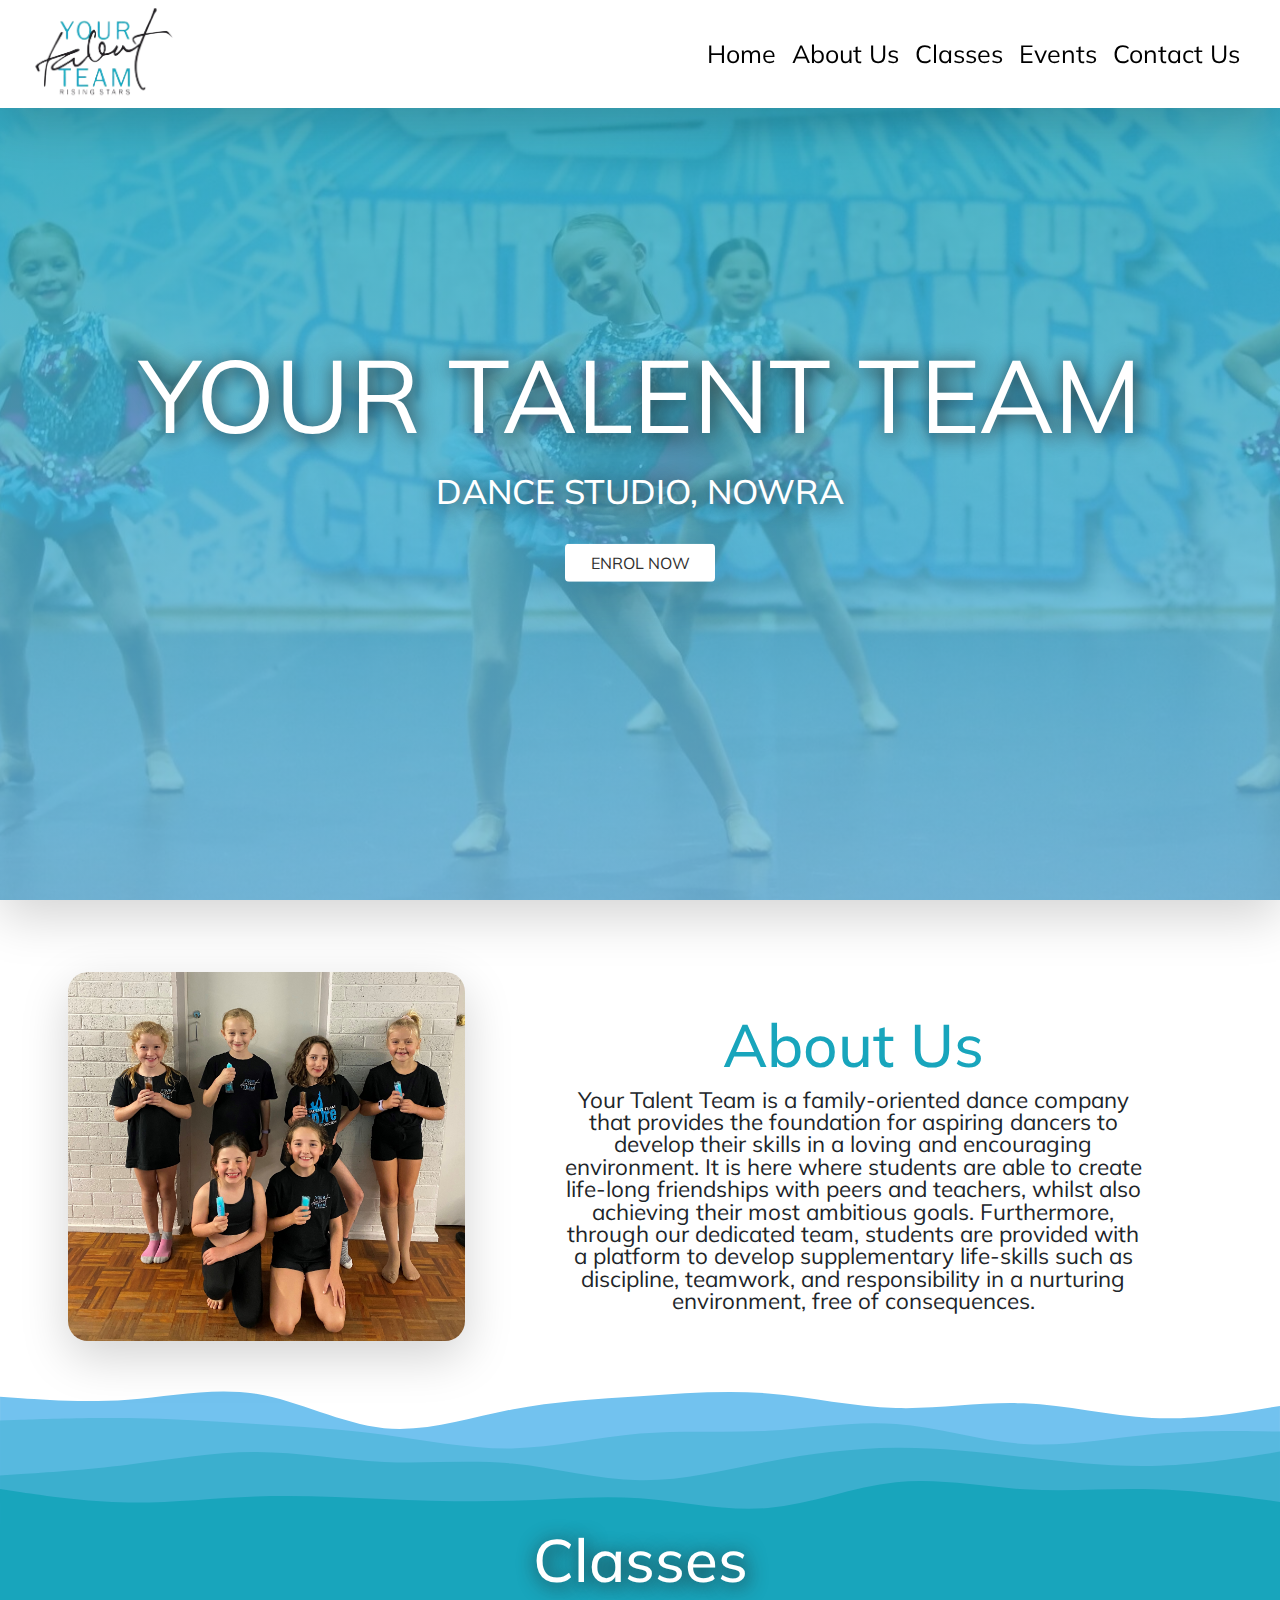
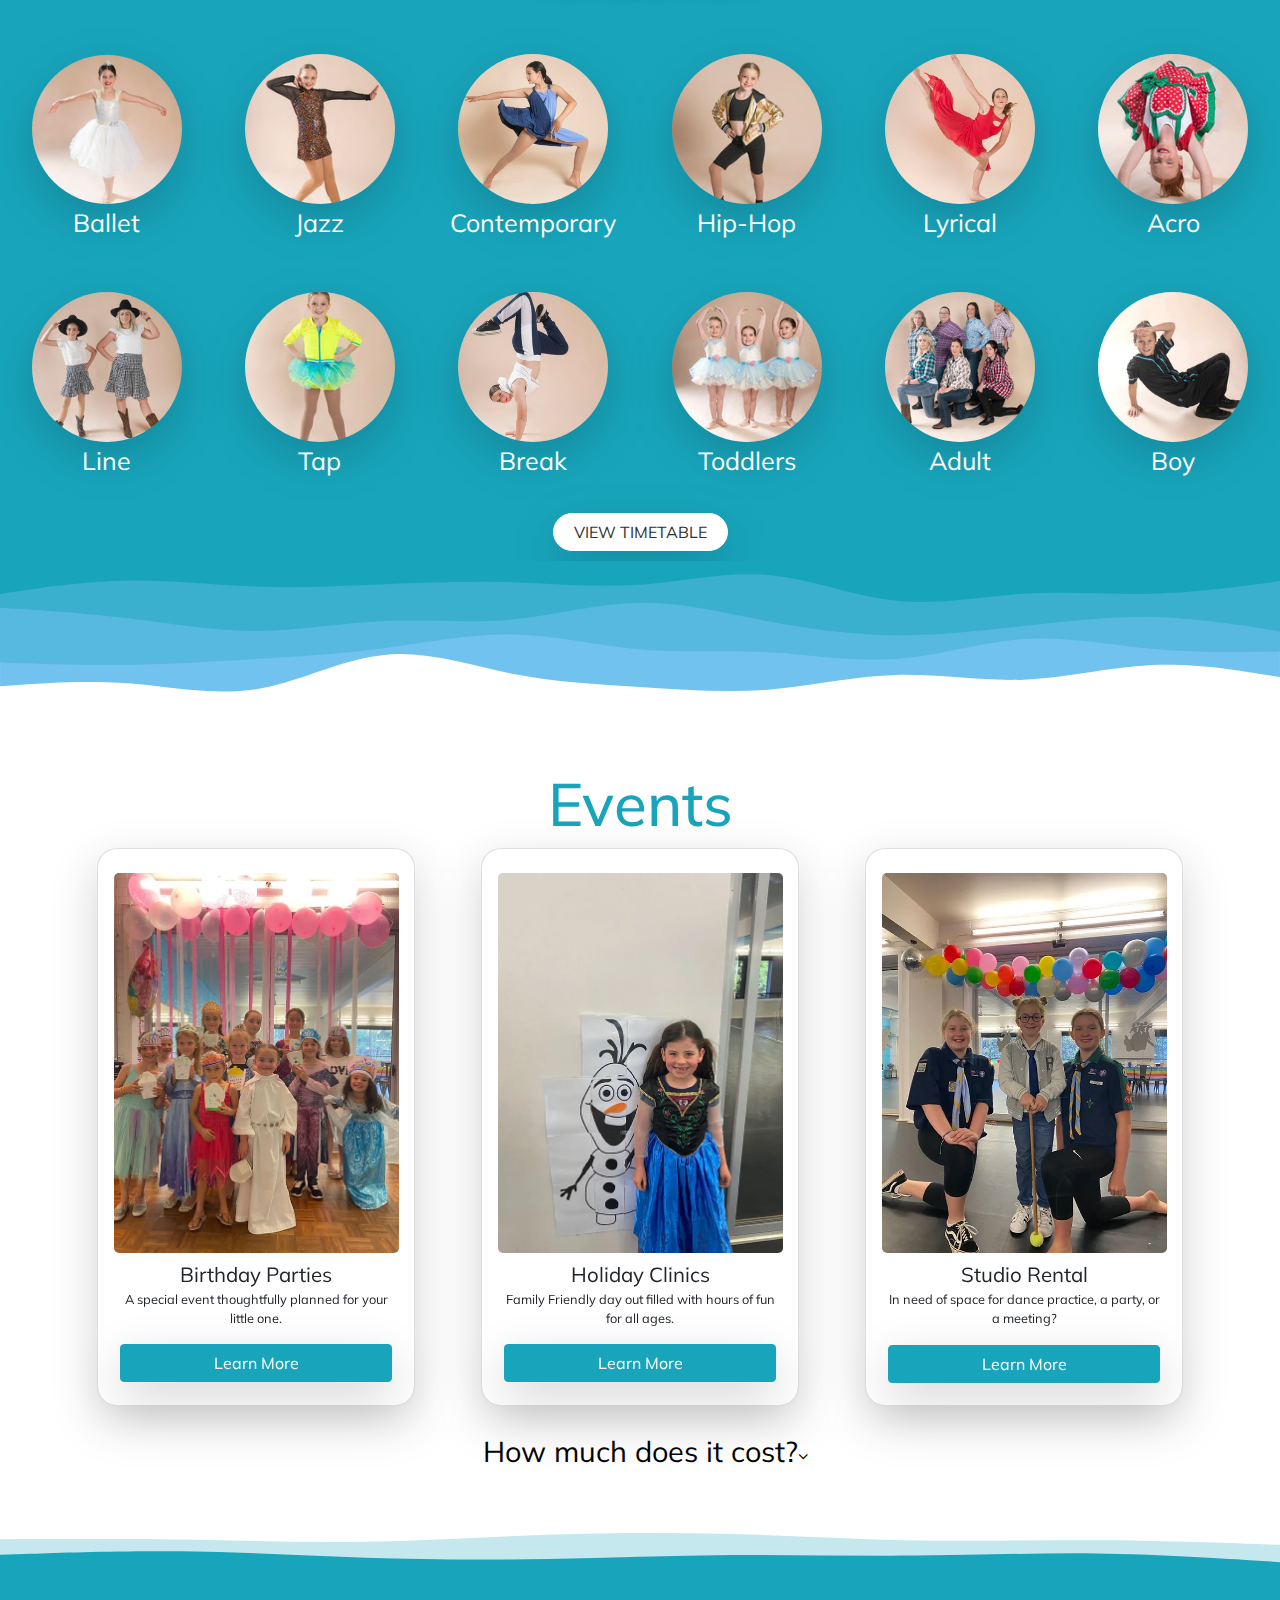
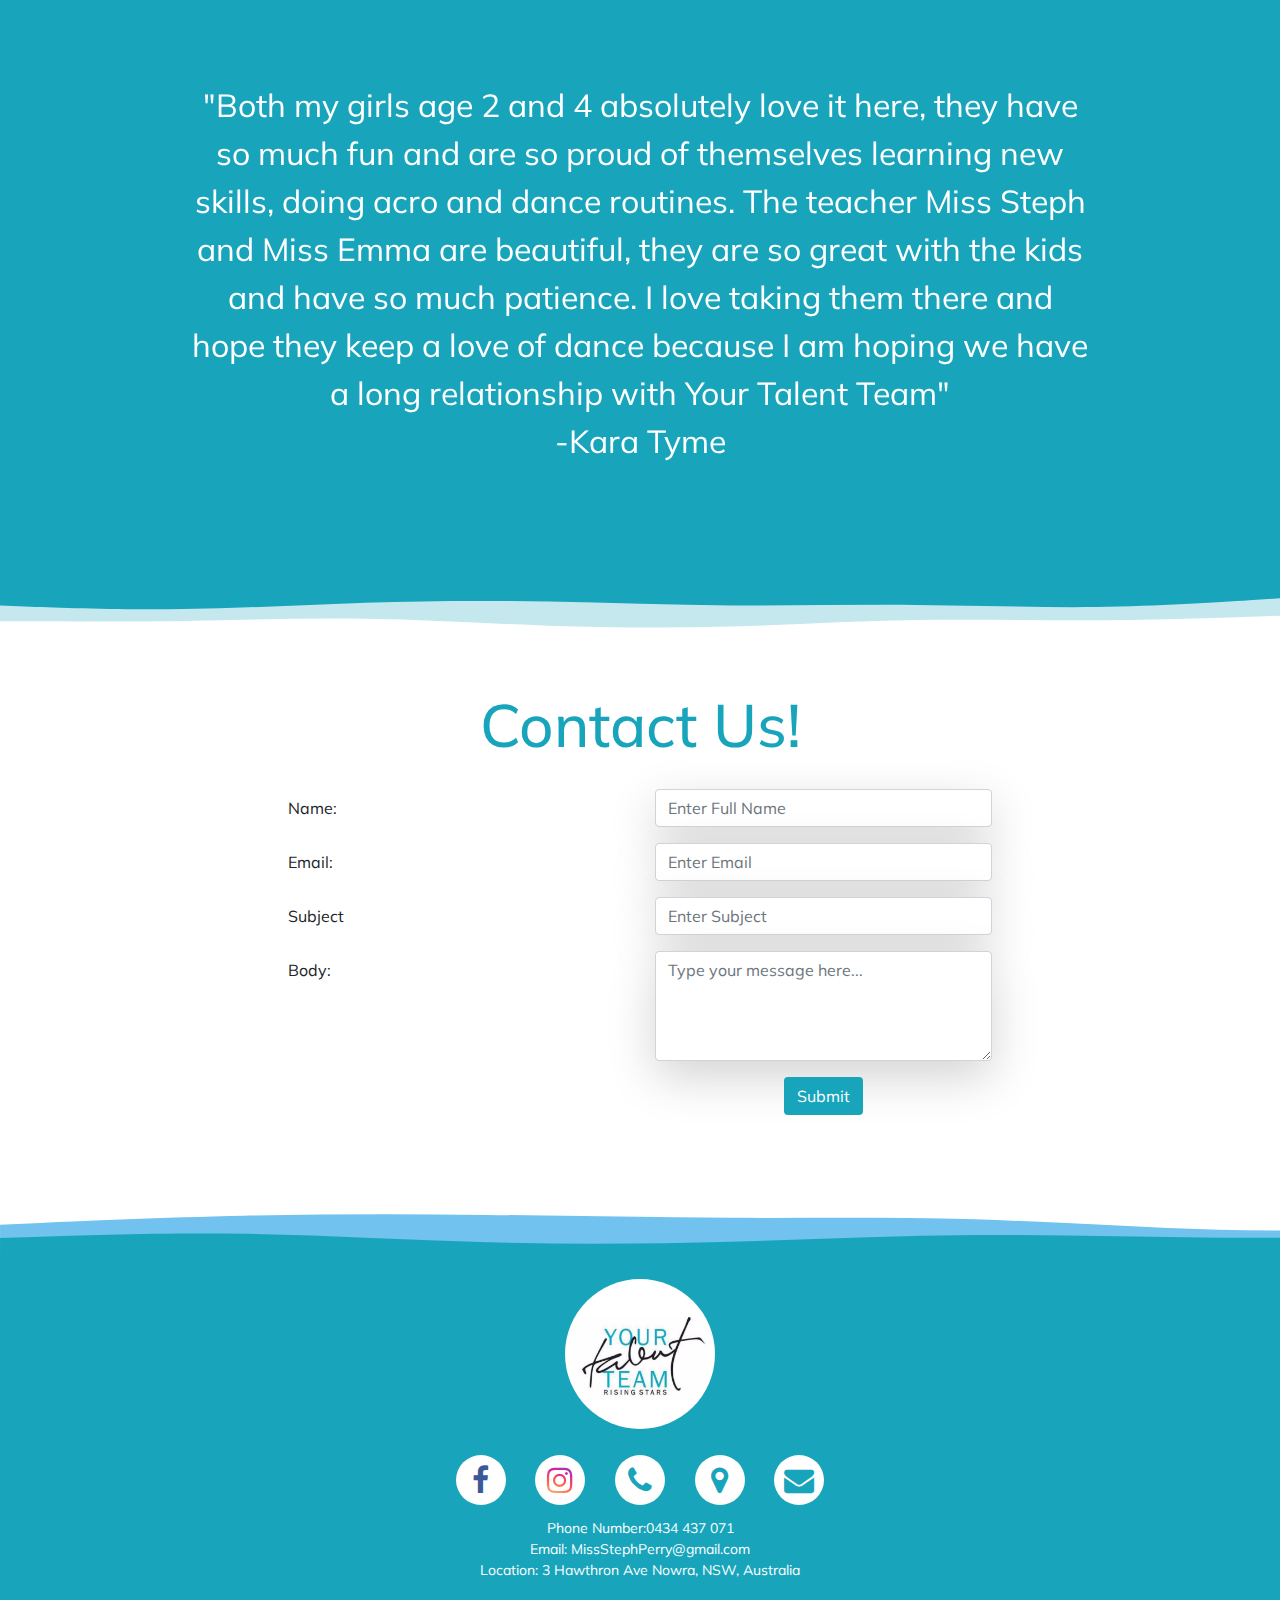
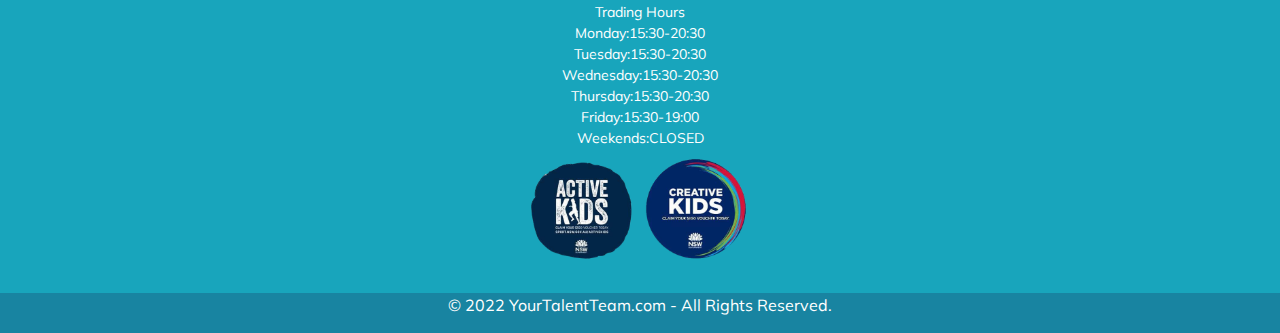
<file: YTT/index.html>
<html lang="en">

<head>
    <title>Your Talent Team</title>
    <link rel='icon' type='image/x-icon' href='imgs/image.png'>
    <link rel="stylesheet" href="css/style.css" />
    <link href="//fonts.cdnfonts.com/css/kollektif" rel="stylesheet">
    <link rel="stylesheet" href="https://cdnjs.cloudflare.com/ajax/libs/font-awesome/4.7.0/css/font-awesome.min.css" />
    <meta charset="utf-8" />
    <meta name="viewport" content="width=device-width, initial-scale=1" />
    <script src="https://ajax.googleapis.com/ajax/libs/jquery/3.5.1/jquery.min.js"></script>
    <script src='jquery.visible.js'></script>
    <link rel="stylesheet" href="https://maxcdn.bootstrapcdn.com/bootstrap/4.5.2/css/bootstrap.min.css" />
    <script src="https://cdnjs.cloudflare.com/ajax/libs/popper.js/1.16.0/umd/popper.min.js"></script>
    <script src="https://maxcdn.bootstrapcdn.com/bootstrap/4.5.2/js/bootstrap.min.js"></script>
</head>

<body id='body'>
    <nav class="navbar navbar-expand-sm shadow-lg fixed-top" id="YTT-nav">
        <a id='nav-photo' href='index.php'>
            <img src="imgs/white_logo1-.png" id="nav-photo" />
        </a>

        <ul class="navbar-nav ml-auto">
            <div id="progress-bar" class="fixed-top"></div>
            <div class="navbar">
                <li class="active hide-icons hide">
                    <a class="nav-link nav-item" href="#top">Home</a>
                </li>
                <li class="hide-icons hide">
                    <a class="nav-link nav-item" href="#about-us">About Us</a>
                </li>
                <li class="hide-icons hide">
                    <a class="nav-link nav-item" href="#classes">Classes</a>
                </li>
                <li class="hide-icons hide">
                    <a class="nav-link nav-item" href="#event-div">Events</a>
                </li>
                <li class="hide-icons hide">
                    <a class="nav-link nav-item" href="#contact-us-div">Contact Us</a>
                </li>
                <li id="show-hamburger" class="navbar-brand" style="cursor: pointer" onclick="openNav()">
                    <div class="hamburger"></div>
                    <div class="hamburger"></div>
                    <div class="hamburger"></div>
                </li>
            </div>
        </ul>
    </nav>

    <section>
        <div id="title-div" class="container shadow-lg">
            <div class="title-text-div">
                <div class="title-text title-entrance">YOUR TALENT TEAM</div>
                <h1 class="sub-text title-entrance">DANCE STUDIO, NOWRA</h1>
                <br />
                <a href='#enrol-div' class="btn shadow-lg title-entrance" id='enrol-btn' style='border: 1px solid transparent;'>ENROL NOW</a>
            </div>
        </div>
        <br /><br class='vanish' /><br class='vanish'>
    </section>

    <section>
        <div class="container-fluid d-flex" id="about-us">
            <div class="row justify-content-center">
                <div class="col-lg-4 col-8" id="about">
                    <img class="shadow-lg module" src="imgs/about-1.jpg" id='about-pic' width="100%" style="border-radius: 20px" />
                </div>
                <div class="col-lg-7 align-self-center" id="about-text">
                    <br />
                    <h1 id="about-title" class='module'>About Us</h1>
                    <p id="about-paragraph" class='module'>
                        Your Talent Team is a family-oriented dance company that provides
                        the foundation for aspiring dancers to develop their skills in a
                        loving and encouraging environment. It is here where students are
                        able to create life-long friendships with peers and teachers,
                        whilst also achieving their most ambitious goals. Furthermore,
                        through our dedicated team, students are provided with a platform
                        to develop supplementary life-skills such as discipline, teamwork,
                        and responsibility in a nurturing environment, free of
                        consequences.
                    </p>
                </div>
            </div>
        </div>
    </section>

    <div id="myNav" class="overlay">
        <a href="javascript:void(0)" class="closebtn" onclick="closeNav()">&times;</a>
        <div class="overlay-content">
            <a href="#top" onclick="closeNav()">Home</a>
            <a href="#about-us" onclick="closeNav()">About Us</a>
            <a href="#classes" onclick="closeNav()">Classes</a>
            <a href="#event-div" onclick="closeNav()">Events</a>
            <a href="#contact-us-div" onclick="closeNav()">Contact Us</a>
        </div>
    </div>
    <section>
        <div id="svg-class">
            <svg xmlns="http://www.w3.org/2000/svg" xmlns:xlink="http://www.w3.org/1999/xlink" id="visual" viewBox="0 0 1400 200" width='100%' version="1.1">
                <path d="M0 61L23.3 62.7C46.7 64.3 93.3 67.7 140 64.2C186.7 60.7 233.3 50.3 280 57.8C326.7 65.3 373.3 90.7 420 95.3C466.7 100 513.3 84 560 74.8C606.7 65.7 653.3 63.3 700 60.3C746.7 57.3 793.3 53.7 840 57.3C886.7 61 933.3 72 980 73.3C1026.7 74.7 1073.3 66.3 1120 68.2C1166.7 70 1213.3 82 1260 84.2C1306.7 86.3 1353.3 78.7 1376.7 74.8L1400 71L1400 201L1376.7 201C1353.3 201 1306.7 201 1260 201C1213.3 201 1166.7 201 1120 201C1073.3 201 1026.7 201 980 201C933.3 201 886.7 201 840 201C793.3 201 746.7 201 700 201C653.3 201 606.7 201 560 201C513.3 201 466.7 201 420 201C373.3 201 326.7 201 280 201C233.3 201 186.7 201 140 201C93.3 201 46.7 201 23.3 201L0 201Z" fill="#72c2ef" />
                <path d="M0 87L23.3 86.2C46.7 85.3 93.3 83.7 140 84.3C186.7 85 233.3 88 280 90.8C326.7 93.7 373.3 96.3 420 102.5C466.7 108.7 513.3 118.3 560 117.5C606.7 116.7 653.3 105.3 700 101.3C746.7 97.3 793.3 100.7 840 98.2C886.7 95.7 933.3 87.3 980 90.8C1026.7 94.3 1073.3 109.7 1120 112.7C1166.7 115.7 1213.3 106.3 1260 102C1306.7 97.7 1353.3 98.3 1376.7 98.7L1400 99L1400 201L1376.7 201C1353.3 201 1306.7 201 1260 201C1213.3 201 1166.7 201 1120 201C1073.3 201 1026.7 201 980 201C933.3 201 886.7 201 840 201C793.3 201 746.7 201 700 201C653.3 201 606.7 201 560 201C513.3 201 466.7 201 420 201C373.3 201 326.7 201 280 201C233.3 201 186.7 201 140 201C93.3 201 46.7 201 23.3 201L0 201Z" fill="#57b9df" />
                <path d="M0 147L23.3 145.5C46.7 144 93.3 141 140 135.3C186.7 129.7 233.3 121.3 280 121.5C326.7 121.7 373.3 130.3 420 132.3C466.7 134.3 513.3 129.7 560 134C606.7 138.3 653.3 151.7 700 152.3C746.7 153 793.3 141 840 132C886.7 123 933.3 117 980 116.7C1026.7 116.3 1073.3 121.7 1120 127C1166.7 132.3 1213.3 137.7 1260 136.7C1306.7 135.7 1353.3 128.3 1376.7 124.7L1400 121L1400 201L1376.7 201C1353.3 201 1306.7 201 1260 201C1213.3 201 1166.7 201 1120 201C1073.3 201 1026.7 201 980 201C933.3 201 886.7 201 840 201C793.3 201 746.7 201 700 201C653.3 201 606.7 201 560 201C513.3 201 466.7 201 420 201C373.3 201 326.7 201 280 201C233.3 201 186.7 201 140 201C93.3 201 46.7 201 23.3 201L0 201Z" fill="#3bafce" />
                <path d="M0 162L23.3 165.5C46.7 169 93.3 176 140 176.7C186.7 177.3 233.3 171.7 280 170C326.7 168.3 373.3 170.7 420 172.7C466.7 174.7 513.3 176.3 560 174.8C606.7 173.3 653.3 168.7 700 172C746.7 175.3 793.3 186.7 840 182.7C886.7 178.7 933.3 159.3 980 154.5C1026.7 149.7 1073.3 159.3 1120 162.2C1166.7 165 1213.3 161 1260 162.2C1306.7 163.3 1353.3 169.7 1376.7 172.8L1400 176L1400 201L1376.7 201C1353.3 201 1306.7 201 1260 201C1213.3 201 1166.7 201 1120 201C1073.3 201 1026.7 201 980 201C933.3 201 886.7 201 840 201C793.3 201 746.7 201 700 201C653.3 201 606.7 201 560 201C513.3 201 466.7 201 420 201C373.3 201 326.7 201 280 201C233.3 201 186.7 201 140 201C93.3 201 46.7 201 23.3 201L0 201Z" fill="#18a5bc" />
            </svg>
        </div>
        <div class='class-div' id='classes'>
            <div class="classes-div shadow-lg ">
                <h1 class='module'><a href='classes.html' id="classes-title">Classes</a></h1>
                <div class='container-fluid'>
                    <div class='row align-self-center'>
                        <a class='col-lg-2 col-md-3 col-sm-4 col-6 class-info module' href='classes.html#ballet-dancing-class-page'>
                            <img src="imgs/Classes/ballet-small.jpg" style='padding-top:1px !important;' class='class-img shadow-lg' />
                            <div class='class-img-text'>
                                Ballet
                            </div>
                        </a>
                        <a class='col-lg-2 col-md-3 col-sm-4 col-6 class-info module' href='classes.html#jazz-dancing-class-page'>
                            <img src="imgs/Classes/IMG-3777-small.jpg" class='class-img shadow-lg' />
                            <div class='class-img-text'>
                                Jazz
                            </div>
                        </a>
                        <a class='col-lg-2 col-md-3 col-sm-4 col-6 class-info module' href='classes.html#contemporary-dancing-class-page'>
                            <img src="imgs/Classes/IMG-3779-small.jpg" class='class-img shadow-lg' />
                            <div class='class-img-text'>
                                Contemporary
                            </div>
                        </a>
                        <a class='col-lg-2 col-md-3 col-sm-4 col-6 class-info module' href='classes.html#hiphop-dancing-class-page'>
                            <img src="imgs/Classes/IMG-3773-small.jpg" class='class-img shadow-lg' />
                            <div class='class-img-text'>
                                Hip-Hop
                            </div>
                        </a>
                        <a class='col-lg-2 col-md-3 col-sm-4 col-6 class-info module' href='classes.html#lyrical-dancing-class-page'>
                            <img src="imgs/Classes/IMG-3782-small.jpg" class='class-img shadow-lg' />
                            <div class='class-img-text'>
                                Lyrical
                            </div>
                        </a>
                        <a class='col-lg-2 col-md-3 col-sm-4 col-6 class-info module' href='classes.html#acro-dancing-class-page'>
                            <img src="imgs/Classes/IMG-3802-small.jpg" class='class-img shadow-lg' />
                            <div class='class-img-text'>
                                Acro
                            </div>
                        </a>
                        <a class='col-lg-2 col-md-3 col-sm-4 col-6 class-info module' href='classes.html#line-dancing-class-page'>
                            <img src="imgs/Classes/line-small.jpg" class='class-img shadow-lg' />
                            <div class='class-img-text'>
                                Line
                            </div>
                        </a>
                        <a class='col-lg-2 col-md-3 col-sm-4 col-6 class-info module' href='classes.html#tap-dancing-class-page'>
                            <img src='imgs/Classes/tap-small.jpg' class='class-img shadow-lg' />
                            <div class='class-img-text'>
                                Tap
                            </div>
                        </a>
                        <a class='col-lg-2 col-md-3 col-sm-4 col-6 class-info module' href='classes.html#break-dancing-class-page'>
                            <img src="imgs/Classes/IMG-3786-small.jpg" class='class-img shadow-lg' />
                            <div class='class-img-text'>
                                Break
                            </div>
                        </a>
                        <a class='col-lg-2 col-md-3 col-sm-4 col-6 class-info module' href='classes.html#Pre-schoolers-class-page'>
                            <img src="imgs/Classes/pre-small.jpg" class='class-img shadow-lg' />
                            <div class='class-img-text'>
                                Toddlers
                            </div>
                        </a>
                        <a class='col-lg-2 col-md-3 col-sm-4 col-6 class-info module' href='classes.html#adult-dancing-class-page'>
                            <img src="imgs/Classes/adult-small.jpg" class='class-img shadow-lg' />
                            <div class='class-img-text'>
                                Adult
                            </div>
                        </a>
                        <a class='col-lg-2 col-md-3 col-sm-4 col-6 class-info module' href='classes.html#boy-dancing-class-page'>
                            <img src="imgs/Classes/boy-small.jpg" class='class-img shadow-lg' />
                            <div class='class-img-text'>
                                Boy
                            </div>
                        </a>
                    </div>
                </div>
                <br />
                <div class='row justify-content-center'>
                    <a href='imgs/timetable.PNG' class="btn shadow-lg module timetable-button" id='timetable' target='_blank' style='border: 1px solid transparent;'>VIEW TIMETABLE</a>
                </div>
            </div>

            <div class="class-bottom-svg">
                <svg xmlns="http://www.w3.org/2000/svg" xmlns:xlink="http://www.w3.org/1999/xlink" id="visual" width='100%' viewBox="0 0 1400 200" version="1.1">
                    <path d="M0 137L23.3 135.3C46.7 133.7 93.3 130.3 140 133.8C186.7 137.3 233.3 147.7 280 140.2C326.7 132.7 373.3 107.3 420 102.7C466.7 98 513.3 114 560 123.2C606.7 132.3 653.3 134.7 700 137.7C746.7 140.7 793.3 144.3 840 140.7C886.7 137 933.3 126 980 124.7C1026.7 123.3 1073.3 131.7 1120 129.8C1166.7 128 1213.3 116 1260 113.8C1306.7 111.7 1353.3 119.3 1376.7 123.2L1400 127L1400 0L1376.7 0C1353.3 0 1306.7 0 1260 0C1213.3 0 1166.7 0 1120 0C1073.3 0 1026.7 0 980 0C933.3 0 886.7 0 840 0C793.3 0 746.7 0 700 0C653.3 0 606.7 0 560 0C513.3 0 466.7 0 420 0C373.3 0 326.7 0 280 0C233.3 0 186.7 0 140 0C93.3 0 46.7 0 23.3 0L0 0Z" fill="#72c2ef" />
                    <path d="M0 111L23.3 111.8C46.7 112.7 93.3 114.3 140 113.7C186.7 113 233.3 110 280 107.2C326.7 104.3 373.3 101.7 420 95.5C466.7 89.3 513.3 79.7 560 80.5C606.7 81.3 653.3 92.7 700 96.7C746.7 100.7 793.3 97.3 840 99.8C886.7 102.3 933.3 110.7 980 107.2C1026.7 103.7 1073.3 88.3 1120 85.3C1166.7 82.3 1213.3 91.7 1260 96C1306.7 100.3 1353.3 99.7 1376.7 99.3L1400 99L1400 0L1376.7 0C1353.3 0 1306.7 0 1260 0C1213.3 0 1166.7 0 1120 0C1073.3 0 1026.7 0 980 0C933.3 0 886.7 0 840 0C793.3 0 746.7 0 700 0C653.3 0 606.7 0 560 0C513.3 0 466.7 0 420 0C373.3 0 326.7 0 280 0C233.3 0 186.7 0 140 0C93.3 0 46.7 0 23.3 0L0 0Z" fill="#57b9df" />
                    <path d="M0 51L23.3 52.5C46.7 54 93.3 57 140 62.7C186.7 68.3 233.3 76.7 280 76.5C326.7 76.3 373.3 67.7 420 65.7C466.7 63.7 513.3 68.3 560 64C606.7 59.7 653.3 46.3 700 45.7C746.7 45 793.3 57 840 66C886.7 75 933.3 81 980 81.3C1026.7 81.7 1073.3 76.3 1120 71C1166.7 65.7 1213.3 60.3 1260 61.3C1306.7 62.3 1353.3 69.7 1376.7 73.3L1400 77L1400 0L1376.7 0C1353.3 0 1306.7 0 1260 0C1213.3 0 1166.7 0 1120 0C1073.3 0 1026.7 0 980 0C933.3 0 886.7 0 840 0C793.3 0 746.7 0 700 0C653.3 0 606.7 0 560 0C513.3 0 466.7 0 420 0C373.3 0 326.7 0 280 0C233.3 0 186.7 0 140 0C93.3 0 46.7 0 23.3 0L0 0Z" fill="#3bafce" />
                    <path d="M0 36L23.3 32.5C46.7 29 93.3 22 140 21.3C186.7 20.7 233.3 26.3 280 28C326.7 29.7 373.3 27.3 420 25.3C466.7 23.3 513.3 21.7 560 23.2C606.7 24.7 653.3 29.3 700 26C746.7 22.7 793.3 11.3 840 15.3C886.7 19.3 933.3 38.7 980 43.5C1026.7 48.3 1073.3 38.7 1120 35.8C1166.7 33 1213.3 37 1260 35.8C1306.7 34.7 1353.3 28.3 1376.7 25.2L1400 22L1400 0L1376.7 0C1353.3 0 1306.7 0 1260 0C1213.3 0 1166.7 0 1120 0C1073.3 0 1026.7 0 980 0C933.3 0 886.7 0 840 0C793.3 0 746.7 0 700 0C653.3 0 606.7 0 560 0C513.3 0 466.7 0 420 0C373.3 0 326.7 0 280 0C233.3 0 186.7 0 140 0C93.3 0 46.7 0 23.3 0L0 0Z" fill="#18a5bc" />
                </svg>
            </div>
            <br />
    </section>

    <section>
        <div id="event-div" class="shadow-md">
            <div id='event-div-wo-car'>
                <h1 id="event-title" class='module'>Events</h1>
                <div class="row mx-auto justify-content-center" style='padding-left:5%;padding-right:5%;'>
                    <div class="col-md-4 col-xs-8 col-sm-8">
                        <div class='adjust'>
                            <div class="card event-card shadow-lg flip-box module">
                                <div class="flip-box-inner" id="toggle-me-2-c">
                                    <div class="flip-box-front" id="event-card-1">
                                        <img class=" event-photo" src="imgs/Events/event1.png" alt="Holiday Clinics" />
                                        <div class="card-body">
                                            <span class="card-front-title">Birthday Parties</span>
                                            <p class='card-front-title-text'>A special event thoughtfully planned for your little one.</p>
                                            <a class="btn btn-primary find-out-more shadow-lg" id="toggle-card-2-c">Learn
                                                More</a>
                                            <br />
                                        </div>
                                    </div>
                                    <div class="flip-box-back">
                                        <br />
                                        <p class="event-title-text"><strong>Birthday Parties</strong></p>
                                        <p class="event-text">
                                            The Birthday packages at YTT are offered to provide a simple
                                            yet special day for your child and their friends
                                        </p>
                                        <p class="event-text">
                                            Each party is uniquely planned by us, allowing you to offload
                                            all of the planning stress
                                        </p>
                                        <p class="event-text">
                                            Running for 2 hours, all of our packages include a safe party
                                            venue, entertainment and a party host. If you would like to
                                            extend on this, we have add-on's such as game supplies and
                                            theme appropriate decorations.
                                        </p>
                                        <p class="event-text">
                                            By purchasing one of our birthday packages, your child will
                                            have the special day they deserve.
                                        </p>

                                        <a class="btn btn-primary find-out-more flip-button shadow-lg" id="return-card-2-c" style='width:90%'>Return</a>
                                    </div>
                                </div>
                            </div>
                        </div>

                    </div>

                    <br />
                    <div class='col-md-4 col-xs-8 col-sm-8'>
                        <div class='adjust'>
                            <div class="card event-card shadow-lg flip-box module">
                                <div class="flip-box-inner" id="toggle-me-c">
                                    <div class="flip-box-front" id="event-card-2">
                                        <img class="event-photo" src="imgs/Events/event2.png" alt="Holiday Clinics" />
                                        <div class="card-body">
                                            <span class="card-front-title">Holiday Clinics</span>
                                            <p class='card-front-title-text'>Family Friendly day out filled with hours of fun for all ages.</p>
                                            <a class="btn btn-primary find-out-more shadow-lg" id="toggle-card-c">Learn More</a>
                                        </div>
                                    </div>
                                    <div class="flip-box-back">
                                        <br />
                                        <p class="event-title-text"><strong>Holiday Clinics</strong></p>
                                        <p class="event-text">
                                            Holiday clinics are solely organised to give children of the
                                            Shoalhaven something to look forward to during their time off
                                            school.
                                        </p>
                                        <p class="event-text">
                                            These clinics are uniquely themed by staff at YTT and do no
                                            require any dance experience.
                                        </p>
                                        <p class="event-text">
                                            Running from 9am-3pm, the kids will be involved in countless
                                            activities that will ensure a great day outside of the house.
                                        </p>
                                        <p class="event-text">
                                            By signing your child up to one of these clinics, they will be
                                            able to connect with several children their age and provide
                                            you with a massive break.
                                        </p>

                                        <a class="btn btn-primary find-out-more flip-button shadow-lg" id="return-card-c" style='width:90%'>Return</a>
                                    </div>
                                </div>
                            </div>
                        </div>

                    </div>

                    <br />
                    <div class='col-md-4 col-xs-8 col-sm-8'>
                        <div class='adjust'>
                            <div class="card  event-card shadow-lg flip-box module">
                                <div class="flip-box-inner" id="toggle-me-3-c">
                                    <div class="flip-box-front" id="event-card-3">
                                        <img class="event-photo" src="imgs/Events/event3.png" alt="Holiday Clinics" />
                                        <div class="card-body">
                                            <span class="card-front-title">Studio Rental</span>
                                            <p class='card-front-title-text'>In need of space for dance practice, a party, or a meeting?</p>
                                            <a class="btn btn-primary find-out-more shadow-lg" id="toggle-card-3-c">Learn
                                                More</a>
                                        </div>
                                    </div>
                                    <div class="flip-box-back">
                                        <br />
                                        <p class="event-title-text"><strong>Studio Rental</strong></p>
                                        <p class="event-text">
                                            When we aren't running classes at YTT, our studio space is always up for rental!
                                        </p>
                                        <p class="event-text">
                                            Within the open-plan layout, the studio has great air flow with multiple windows and ceiling fans, as well as air conditioning.
                                        </p>
                                        <p class="event-text">
                                            This space is regularly used for sizeable work functions, photo/video shoots, private rehearsals, fitness classes and much more!
                                        </p>

                                        <a class="btn btn-primary find-out-more flip-button shadow-lg" id="return-card-3-c" style='width:90%'>Return</a>
                                    </div>
                                </div>
                            </div>
                        </div>

                    </div>


                    <br />
                </div>

            </div>
            <div id='event-carousel'>
                <h1 id="event-title" class='module'>Events</h1>
                <div id="eventCarousel" class="carousel slide max-auto" data-ride="carousel" data-interval='false' style="width: 80%;margin-left: auto;margin-right: auto;">
                    <ol class="carousel-indicators event-carousel-indicator  hidden">
                        <li data-bs-target="#event-carousel" data-bs-slide-to="0" class="active"></li>
                        <li data-bs-target="#event-carousel" data-bs-slide-to="1"></li>
                        <li data-bs-target="#event-carousel" data-bs-slide-to="2"></li>
                    </ol>

                    <div class="carousel-inner mx-auto" style='overflow:visible;'>
                        <div class="carousel-item active module" style='overflow:visible;'>
                            <div class="card event-card flip-box flip-box-2 shadow-lg">
                                <div class="flip-box-inner" id="toggle-me-2">
                                    <div class="flip-box-front" id="event-card-car-1">
                                        <img class="card-img-bottom event-photo" src="imgs/Events/event1.png" style='margin-top: 5%;width: 90%;border-radius: 20px;' alt="Holiday Clinics" />
                                        <div class="card-body">
                                            <p class="card-front-title">Birthday Parties</p>
                                            <p class='card-front-title-text'>A special event thoughtfully planned for your little one.</p>
                                            <a class="btn btn-primary find-out-more shadow-lg" id="toggle-card-2">Learn
                                                More</a>
                                        </div>
                                    </div>
                                    <div class="flip-box-back flip-box-back-2">
                                        <br />
                                        <p class="event-title-text"><strong>Birthday Parties</strong></p>
                                        <p class="event-text">
                                            The Birthday packages at YTT are offered to provide a simple
                                            yet special day for your child and their friends
                                        </p>
                                        <p class="event-text">
                                            Each party is uniquely planned by us, allowing you to offload
                                            all of the planning stress
                                        </p>
                                        <p class="event-text">
                                            Running for 2 hours, all of our packages include a safe party
                                            venue, entertainment and a party host. If you would like to
                                            extend on this, we have add-on's such as game supplies and
                                            theme appropriate decorations.
                                        </p>
                                        <p class="event-text">
                                            By purchasing one of our birthday packages, your child will
                                            have the special day they deserve.
                                        </p>

                                        <a class="btn btn-primary find-out-more flip-button shadow-lg" id="return-card-2" style='width:80%'>Return</a>
                                    </div>
                                </div>
                            </div>
                            <br /><br />
                        </div>
                        <div class="carousel-item module">
                            <div class="card event-card flip-box flip-box-2 shadow-lg" id="testHeight2">
                                <div class="flip-box-inner" id="toggle-me">
                                    <div class="flip-box-front" id="event-card-car-2">
                                        <img class="card-img-bottom event-photo" src="imgs/Events/event2.png" alt="Holiday Clinics" style='margin-top: 5%;width: 90%;border-radius: 20px;' />
                                        <div class="card-body">
                                            <p class="card-front-title">Holiday Clinics</p>
                                            <p class='card-front-title-text'>Family Friendly day out filled with hours of fun for all ages.</p>
                                            <a class="btn btn-primary find-out-more shadow-lg" id="toggle-card">Learn
                                                More</a>
                                        </div>
                                    </div>
                                    <div class="flip-box-back flip-box-back-2">
                                        <br />
                                        <p class="event-title-text"><strong>Holiday Clinics</strong></p>
                                        <p class="event-text">
                                            Holiday clinics are solely organised to give children of the
                                            Shoalhaven something to look forward to during their time off
                                            school.
                                        </p>
                                        <p class="event-text">
                                            These clinics are uniquely themed by staff at YTT and do no
                                            require any dance experience.
                                        </p>
                                        <p class="event-text">
                                            Running from 9am-3pm, the kids will be involved in countless
                                            activities that will ensure a great day outside of the house.
                                        </p>
                                        <p class="event-text">
                                            By signing your child up to one of these clinics, they will be
                                            able to connect with several children their age and provide
                                            you with a massive break.
                                        </p>

                                        <a class="btn btn-primary find-out-more flip-button shadow-lg" id="return-card" style='width:80%'>Return</a>
                                    </div>
                                </div>
                            </div>
                            <br /><br />
                        </div>
                        <div class="carousel-item module">
                            <div class="card event-card flip-box flip-box-2 shadow-lg">
                                <div class="flip-box-inner" id="toggle-me-3">
                                    <div class="flip-box-front" id="event-card-car-3">
                                        <img class="card-img-bottom event-photo" src="imgs/Events/event3.png" alt="Holiday Clinics" style='margin-top: 5%;width: 90%;border-radius: 20px;' />
                                        <div class="card-body">
                                            <p class="card-front-title">Studio Rental</p>
                                            <p class='card-front-title-text'>In need of space for dance practice, a party, or a meeting?</p>
                                            <a class="btn btn-primary find-out-more shadow-lg" id="toggle-card-3">Learn
                                                More</a>
                                        </div>
                                    </div>
                                    <div class="flip-box-back flip-box-back-2">
                                        <br />
                                        <p class="event-title-text"><strong>Studio Rental</strong></p>
                                        <p class="event-text">
                                            When we aren't running classes at YTT, our studio space is always up for rental!
                                        </p>
                                        <p class="event-text">
                                            Within the open-plan layout, the studio has great air flow with multiple windows and ceiling fans, as well as air conditioning.
                                        </p>
                                        <p class="event-text">
                                            This space is regularly used for sizeable work functions, photo/video shoots, private rehearsals, fitness classes and much more!
                                        </p>
                                        <a class="btn btn-primary find-out-more flip-button shadow-lg" id="return-card-3" style='width:80%'>Return</a>
                                    </div>
                                </div>
                            </div>
                            <br /><br />
                        </div>
                    </div>
                    <a class="carousel-control-prev hidden" href="#eventCarousel" role="button" data-slide="prev" style='margin-left:-10vw;'>
                        <span class="carousel-control-prev-icon event-prev" aria-hidden="true"></span>
                        <span class="sr-only">Previous</span>
                    </a>
                    <a class="carousel-control-next hidden" href="#eventCarousel" role="button" style='margin-right: -10vw;' data-slide="next">
                        <span class="carousel-control-next-icon event-next" aria-hidden="true"></span>
                        <span class="sr-only">Next</span>
                    </a>
                </div>
            </div>

        </div>
        <br>
        <div style='text-align:center' class='module'>
            <a href='#more-info' data-toggle='collapse' style='text-decoration:none;color:black;' onclick='costFlip(this)'>
                <div style='font-size:1.8rem;' class='cost'>
                    How much does it cost?<i class='fa fa-angle-down' id='toggle-event-info' style='color:black !important'></i>
                </div>
            </a>
        </div>
        <div class='mx-auto justify-content-center container-fluid d-flex module'>
            <div id='more-info' class='collapse'>
                <br>
                <br />
                <div class='row'>
                    <div class='col-xl-3 col-lg-6 more-info-event'>
                        <p class='event-title-text-1' style='text-align:center;'><strong>Birthday Party</strong></p>
                        <p class='event-text' style='max-width:40ch;text-align:center;margin:0 auto;'>
                            <strong>$180</strong> for 2 hours with less than 20 kids.
                            <br />
                            <strong>$200</strong> for 2 hours with more than 20 kids.
                            <br />
                            The cost includes a party venue, entertainment, and party host. This package DOES NOT include any decorations, party food, or supplies.
                        </p>
                    </div>
                    <div class='col-xl-3 col-lg-6 more-info-event'>
                        <p class='event-title-text-1' style='text-align:center;'><strong>Birthday Party + Game Supplies</strong></p>
                        <p class='event-text' style='max-width:40ch;text-align:center;margin:0 auto;'>
                            <strong>$250</strong> for 2 hours with less than 20 kids.
                            <br />
                            <strong>$12</strong> for each additional child.
                            <br />
                            The cost includes party venue, entertainment, party host, party decorations, pass the parcel & Piñata!
                            This package DOES NOT include party food or supplies
                        </p>
                    </div>
                    <div class='col-xl-3 col-lg-6 more-info-event'>
                        <p class='event-title-text-1' style='text-align:center;'><strong>Holiday Clinics</strong></p>
                        <p class='event-text' style='max-width:40ch;margin:0 auto;text-align:center;'>
                            <strong>$40</strong> per person
                            <br />
                            <br />
                            The costs for this clinic also includes a goodie bag with all of the activities & supplies needed for the clinic. This price also includes contactless delivery!
                        </p>
                    </div>
                    <div class='col-xl-3 col-lg-6 more-info-event'>
                        <p class='event-title-text-1' style='text-align:center;'><strong>Studio Rental</strong></p>
                        <p class='event-text' style='max-width:40ch;text-align:center;margin:0 auto;'>
                            <strong>$60</strong> flat rate per hour
                            <br />
                            <br />
                            This space is regularly used for sizeable work functions, photo/video shoots, private rehearsals, fitness classes and much more!
                        </p>
                    </div>
                </div>

            </div>
        </div>
    </section>
    <br /><br />
    <section class='module'>
        <svg xmlns="http://www.w3.org/2000/svg" xmlns:xlink="http://www.w3.org/1999/xlink" id="visual" style='position:absolute;z-index:1;' viewBox="0 0 1400 300" width='100%' version="1.1">
            <path xmlns="http://www.w3.org/2000/svg" d="M0 37L33.3 35.8C66.7 34.7 133.3 32.3 200 33.2C266.7 34 333.3 38 400 40.2C466.7 42.3 533.3 42.7 600 41.5C666.7 40.3 733.3 37.7 800 37.2C866.7 36.7 933.3 38.3 1000 37.8C1066.7 37.3 1133.3 34.7 1200 35.5C1266.7 36.3 1333.3 40.7 1366.7 42.8L1400 45L1400 0L1366.7 0C1333.3 0 1266.7 0 1200 0C1133.3 0 1066.7 0 1000 0C933.3 0 866.7 0 800 0C733.3 0 666.7 0 600 0C533.3 0 466.7 0 400 0C333.3 0 266.7 0 200 0C133.3 0 66.7 0 33.3 0L0 0Z" fill="#ffffffbf" />
            <path xmlns="http://www.w3.org/2000/svg" d="M0 20L33.3 19.8C66.7 19.7 133.3 19.3 200 20.3C266.7 21.3 333.3 23.7 400 22.7C466.7 21.7 533.3 17.3 600 15C666.7 12.7 733.3 12.3 800 14.2C866.7 16 933.3 20 1000 21.2C1066.7 22.3 1133.3 20.7 1200 21C1266.7 21.3 1333.3 23.7 1366.7 24.8L1400 26L1400 0L1366.7 0C1333.3 0 1266.7 0 1200 0C1133.3 0 1066.7 0 1000 0C933.3 0 866.7 0 800 0C733.3 0 666.7 0 600 0C533.3 0 466.7 0 400 0C333.3 0 266.7 0 200 0C133.3 0 66.7 0 33.3 0L0 0Z" fill="#ffffff" />
        </svg>
        <div id="testimonial" class="justify-content-center align-self-center d-flex">
            <div id='carouselExampleControls' class='carousel slide' data-ride='carousel' data-interval='false'>
                <div id='test-background'>
                    <div class='carousel-inner' style='z-index:5 !important;'>
                        <div class='carousel-item active'>
                            <div class='test-carousel-text'>
                                "Both my girls age 2 and 4 absolutely love it here, they have so much fun and are so proud
                                of themselves learning new skills, doing acro and dance routines. The teacher Miss Steph
                                and Miss Emma are beautiful, they are so great with the kids and have so much patience.
                                I love taking them there and hope they keep a love of dance because I am hoping we have
                                a long relationship with Your Talent Team"
                                <p>-Kara Tyme</p>
                            </div>
                        </div>
                        <div class='carousel-item'>
                            <div class='test-carousel-text'>
                                "We first joined YTT doing one class a week when our young daughter showed an
                                interest in dancing. She has absolutely thrived with Miss Steph and has developed a very
                                strong interest in dance, now doing multiple classes a week. What we
                                value most about YTT is that it is a family friendly environment, everything is open and
                                parents are able to watch their kids and support them during lessons. This has created a very
                                safe and positive environment for our young daughter to learn in."
                                <p>-Anita Ahmadizadeh</p>
                            </div>
                        </div>
                        <div class='carousel-item'>
                            <div class='test-carousel-text'>
                                "As an adult dancer it is hard to find classes so I was excited when YTT offered a variety
                                of adults dance options. Such a welcoming studio for dances of all abilities. Have found
                                all the teachers to be patient and take their time to explain steps etc. I look forward
                                to dance classes each week - such a great stress reliever after a busy day. Would recommend
                                this studio to anyone looking for an inclusive and welcoming place to dance."
                                <p>-Cathy Lucas</p>
                            </div>
                        </div>
                    </div>
                </div>
                <a class="carousel-control-prev hide-controls" href="#carouselExampleControls" role="button" data-slide="prev" style='z-index:5 !important;'>
                    <span class="carousel-control-prev-icon" aria-hidden="true"></span>
                    <span class="sr-only">Previous</span>
                </a>
                <a class="carousel-control-next hide-controls" href="#carouselExampleControls" role="button" data-slide="next" style='z-index:5 !important;'>
                    <span class="carousel-control-next-icon" aria-hidden="true"></span>
                    <span class="sr-only">Next</span>
                </a>
                <svg xmlns="http://www.w3.org/2000/svg" xmlns:xlink="http://www.w3.org/1999/xlink" id="visual" viewBox="0 0 1400 300" width="100%" style="z-index:1;position:absolute;display:block;bottom:0px;" version="1.1">
                    <path d="M0 261L33.3 262.2C66.7 263.3 133.3 265.7 200 264.8C266.7 264 333.3 260 400 257.8C466.7 255.7 533.3 255.3 600 256.5C666.7 257.7 733.3 260.3 800 260.8C866.7 261.3 933.3 259.7 1000 260.2C1066.7 260.7 1133.3 263.3 1200 262.5C1266.7 261.7 1333.3 257.3 1366.7 255.2L1400 253L1400 301L1366.7 301C1333.3 301 1266.7 301 1200 301C1133.3 301 1066.7 301 1000 301C933.3 301 866.7 301 800 301C733.3 301 666.7 301 600 301C533.3 301 466.7 301 400 301C333.3 301 266.7 301 200 301C133.3 301 66.7 301 33.3 301L0 301Z" fill="#ffffffbf"></path>
                    <path d="M0 278L33.3 278.2C66.7 278.3 133.3 278.7 200 277.7C266.7 276.7 333.3 274.3 400 275.3C466.7 276.3 533.3 280.7 600 283C666.7 285.3 733.3 285.7 800 283.8C866.7 282 933.3 278 1000 276.8C1066.7 275.7 1133.3 277.3 1200 277C1266.7 276.7 1333.3 274.3 1366.7 273.2L1400 272L1400 301L1366.7 301C1333.3 301 1266.7 301 1200 301C1133.3 301 1066.7 301 1000 301C933.3 301 866.7 301 800 301C733.3 301 666.7 301 600 301C533.3 301 466.7 301 400 301C333.3 301 266.7 301 200 301C133.3 301 66.7 301 33.3 301L0 301Z" fill="#ffffff"></path>
                </svg>
            </div>
        </div>

    </section>
    <section>
        <br /><br />
        <div class='justify-content-center container' id='contact-us-div'>
            <h1 id="enrol-title" class='module'>Contact Us!</h1>
            <form method="POST" id='form1' class='module'>
                <div class='mb-3 row justify-content-center'>
                    <label for='fname' class='col-form-label col-sm-4' id='fname'>Name:</label>
                    <div class='col-sm-6 col-lg-4'>
                        <input type='text' class='form-control shadow-lg' name='name' id='name' placeholder="Enter Full Name" required>
                    </div>
                </div>

                <div class='mb-3 row justify-content-center'>
                    <label for='email' class='col-form-label col-sm-4' id='mail'>Email:</label>
                    <div class='col-sm-6 col-lg-4'>
                        <input type='email' id='email' name='Email' class='form-control shadow-lg' placeholder="Enter Email" required>
                    </div>
                </div>

                <div class='mb-3 row justify-content-center'>
                    <label for='subject' class='col-form-label col-sm-4' id='sub'>Subject</label>
                    <div class='col-sm-6 col-lg-4'>
                        <input type='text' class='form-control shadow-lg' name='subject' id='subject' placeholder="Enter Subject" required>
                    </div>
                </div>
                <div class='mb-3 row justify-content-center'>
                    <label for='message' class='col-form-label col-sm-4' id='body'>Body:</label>
                    <div class='col-sm-6 col-lg-4' id='yourself-div'>
                        <textarea class='form-control shadow-lg' id='message' name='message' placeholder="Type your message here..." rows='4' required></textarea>
                    </div>
                </div>
                <div class='mb-3 row justify-content-center'>
                    <div class='col-sm-4'></div>
                    <div class='col-sm-6 col-lg-4'>
                        <button type='button' style='border: 1px solid transparent;margin:0 auto;display:block;' onclick='validate(event)' class='btn btn-primary'>Submit</button>
                    </div>

                </div>
            </form>
            <div class='modal fade' id='myModal'>
                <div class='modal-dialog modal-dialog-centered'>
                    <div class='modal-content'>
                        <div class='modal-header justify-content-center'>
                            <h3 class='modal-title' style="text-align:center;margin:0 auto;">Thank you for contacting us!</h3>
                        </div>
                        <div class='modal-body' style='text-align:center;'>
                            Our staff at YTT will be in contact with you within the following days. For urgent enquires please contact us on 0434 437 071
                            <br /><br />
                            <button type='button' style='border: 1px solid transparent;' class='btn btn-primary' data-bs-dismiss='modal'>Close</button>
                        </div>
                    </div>
                </div>
            </div>
        </div>
    </section>
    <section style='margin-top:-7vw'>
        <svg xmlns="http://www.w3.org/2000/svg" xmlns:xlink="http://www.w3.org/1999/xlink" id="visual" id="contact-svg" viewBox="0 0 1440 200" width='100%' version="1.1">
            <path d="M0 165L45.7 163C91.3 161 182.7 157 274.2 155C365.7 153 457.3 153 548.8 154C640.3 155 731.7 157 823 157.3C914.3 157.7 1005.7 156.3 1097 159C1188.3 161.7 1279.7 168.3 1371.2 170.7C1462.7 173 1554.3 171 1645.8 168.3C1737.3 165.7 1828.7 162.3 1874.3 160.7L1920 159L1920 201L1874.3 201C1828.7 201 1737.3 201 1645.8 201C1554.3 201 1462.7 201 1371.2 201C1279.7 201 1188.3 201 1097 201C1005.7 201 914.3 201 823 201C731.7 201 640.3 201 548.8 201C457.3 201 365.7 201 274.2 201C182.7 201 91.3 201 45.7 201L0 201Z" fill="#72c2ef" />
            <path d="M0 180L45.7 178.5C91.3 177 182.7 174 274.2 175.3C365.7 176.7 457.3 182.3 548.8 184.8C640.3 187.3 731.7 186.7 823 184.2C914.3 181.7 1005.7 177.3 1097 176.7C1188.3 176 1279.7 179 1371.2 179.7C1462.7 180.3 1554.3 178.7 1645.8 179.3C1737.3 180 1828.7 183 1874.3 184.5L1920 186L1920 201L1874.3 201C1828.7 201 1737.3 201 1645.8 201C1554.3 201 1462.7 201 1371.2 201C1279.7 201 1188.3 201 1097 201C1005.7 201 914.3 201 823 201C731.7 201 640.3 201 548.8 201C457.3 201 365.7 201 274.2 201C182.7 201 91.3 201 45.7 201L0 201Z" fill="#18a5bc" />
        </svg>
        <div id='socials-div' class='container-fluid justify-content-center'>
            <div class='module'>
                <br />
                <a href='index.php' id='foot-logo'>
                    <img src='imgs/white-logo.PNG' id='footer-logo' /></a>
                <br />
                <span class='icon'>
                    <a href='https://www.facebook.com/yourtalentteam' target='_blank' class='fa fa-facebook'></a>
                </span>
                <span id='insta-back' class='icon'>
                    <a href='https://www.instagram.com/your.talent.team/' target='_blank' class='fa fa-instagram' id='insta'></a>
                </span>
                <span class='icon'>
                    <a href='tel:0434437071' target='_blank' class='fa fa-phone'></a>
                </span>
                <span class='icon'>
                    <a href='https://www.google.com/maps/place/Your+Talent+Team/@-34.8664687,150.6017053,17z/data=!3m1!4b1!4m5!3m4!1s0x6b137fc17771ea7d:0xbd3fed8c67dd6c7!8m2!3d-34.8664686!4d150.6038946' target='_blank' class='fa fa-map-marker'></a>
                </span>
                <span class='icon'>
                    <a href='mailto:missstephperry@gmail.com' class='fa fa-envelope'></a>
                </span>
                <div style='color:white'>
                    <div>
                        <ul class='list'>
                            <li>Phone Number:0434 437 071</li>
                            <li>Email: MissStephPerry@gmail.com</li>
                            <li>Location: 3 Hawthron Ave Nowra, NSW, Australia</li>
                            <br />
                            <li>Trading Hours</li>
                            <li>Monday:15:30-20:30</li>
                            <li>Tuesday:15:30-20:30</li>
                            <li>Wednesday:15:30-20:30</li>
                            <li>Thursday:15:30-20:30</li>
                            <li>Friday:15:30-19:00</li>
                            <li>Weekends:CLOSED</li>
                        </ul>
                    </div>
                </div>
                <div>
                    <img src='imgs/vouch.png' width="240px">
                </div>
            </div>

            <br />
        </div>
        <div id="footer" class="justify-content-center d-flex">
            <p>© 2022 YourTalentTeam.com - All Rights Reserved.</p>
        </div>
    </section>
</body>
<script src="script.js"></script>

</html>
</file>
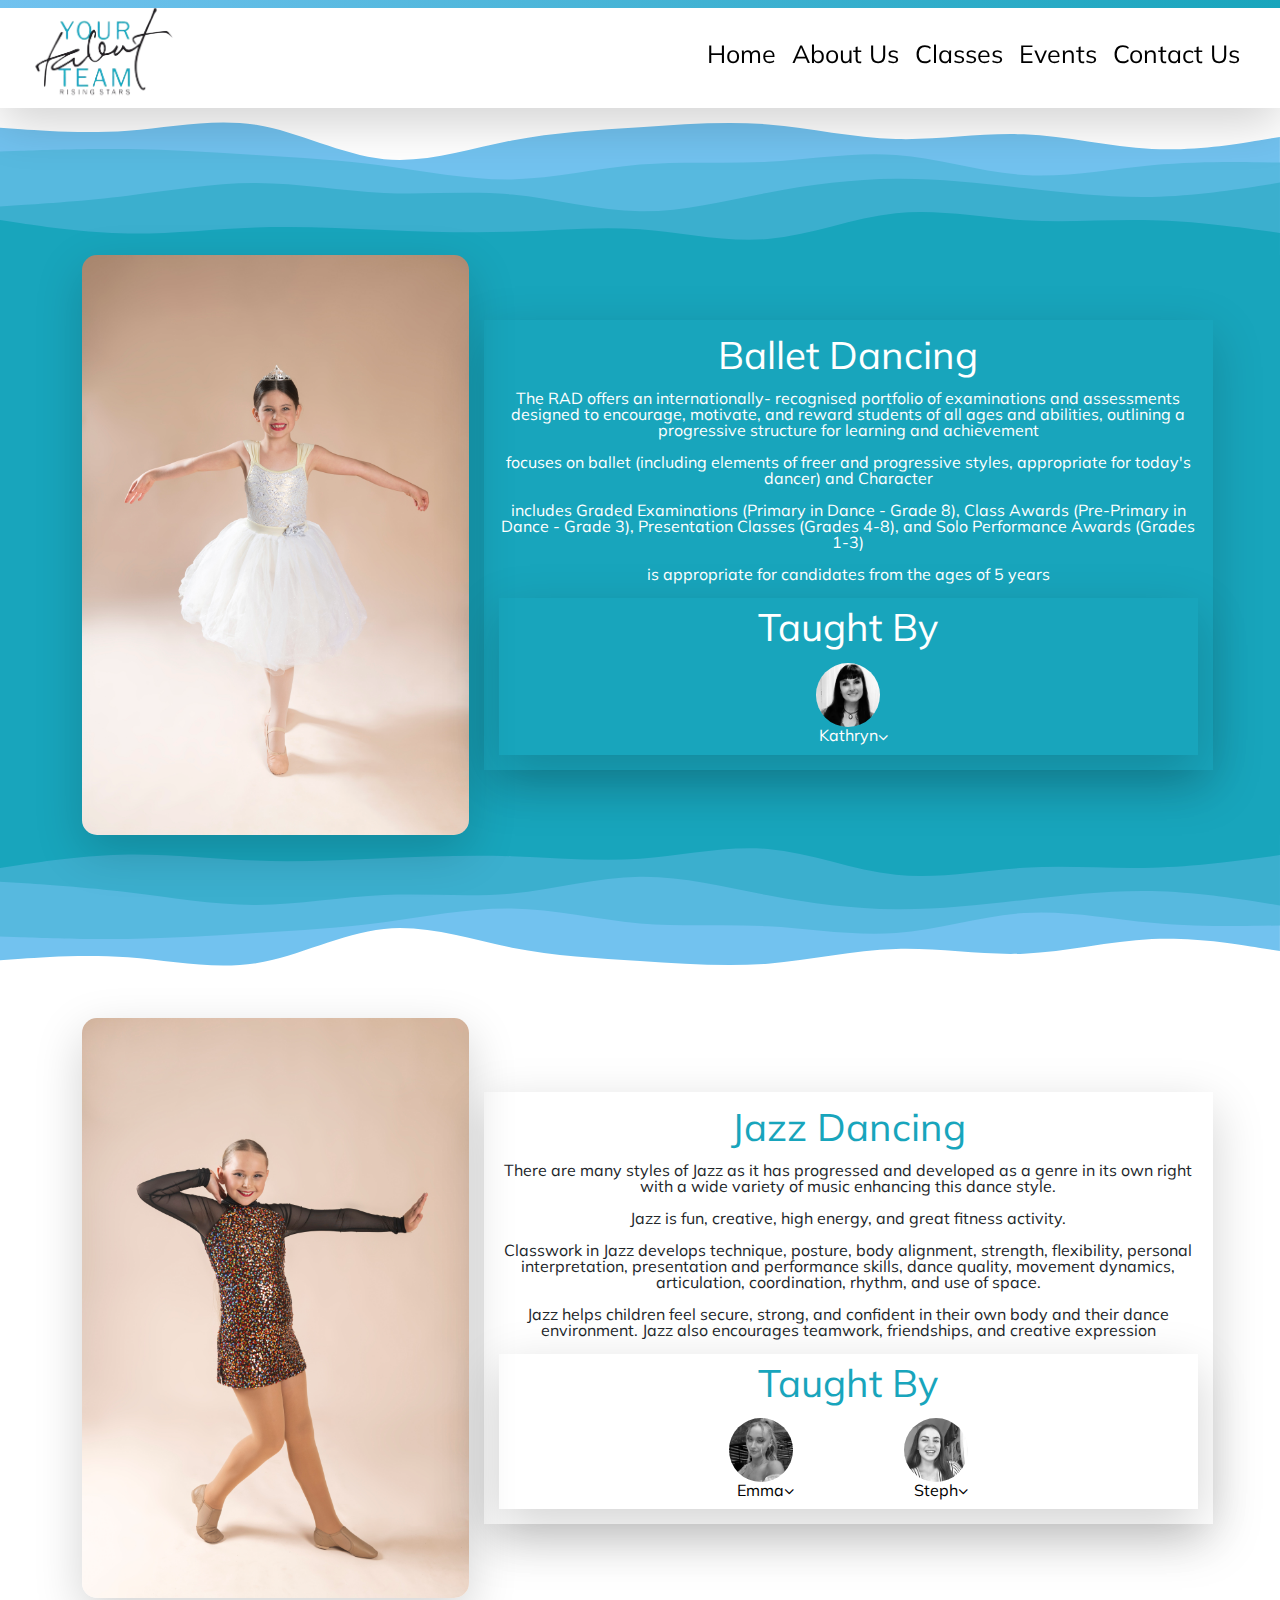
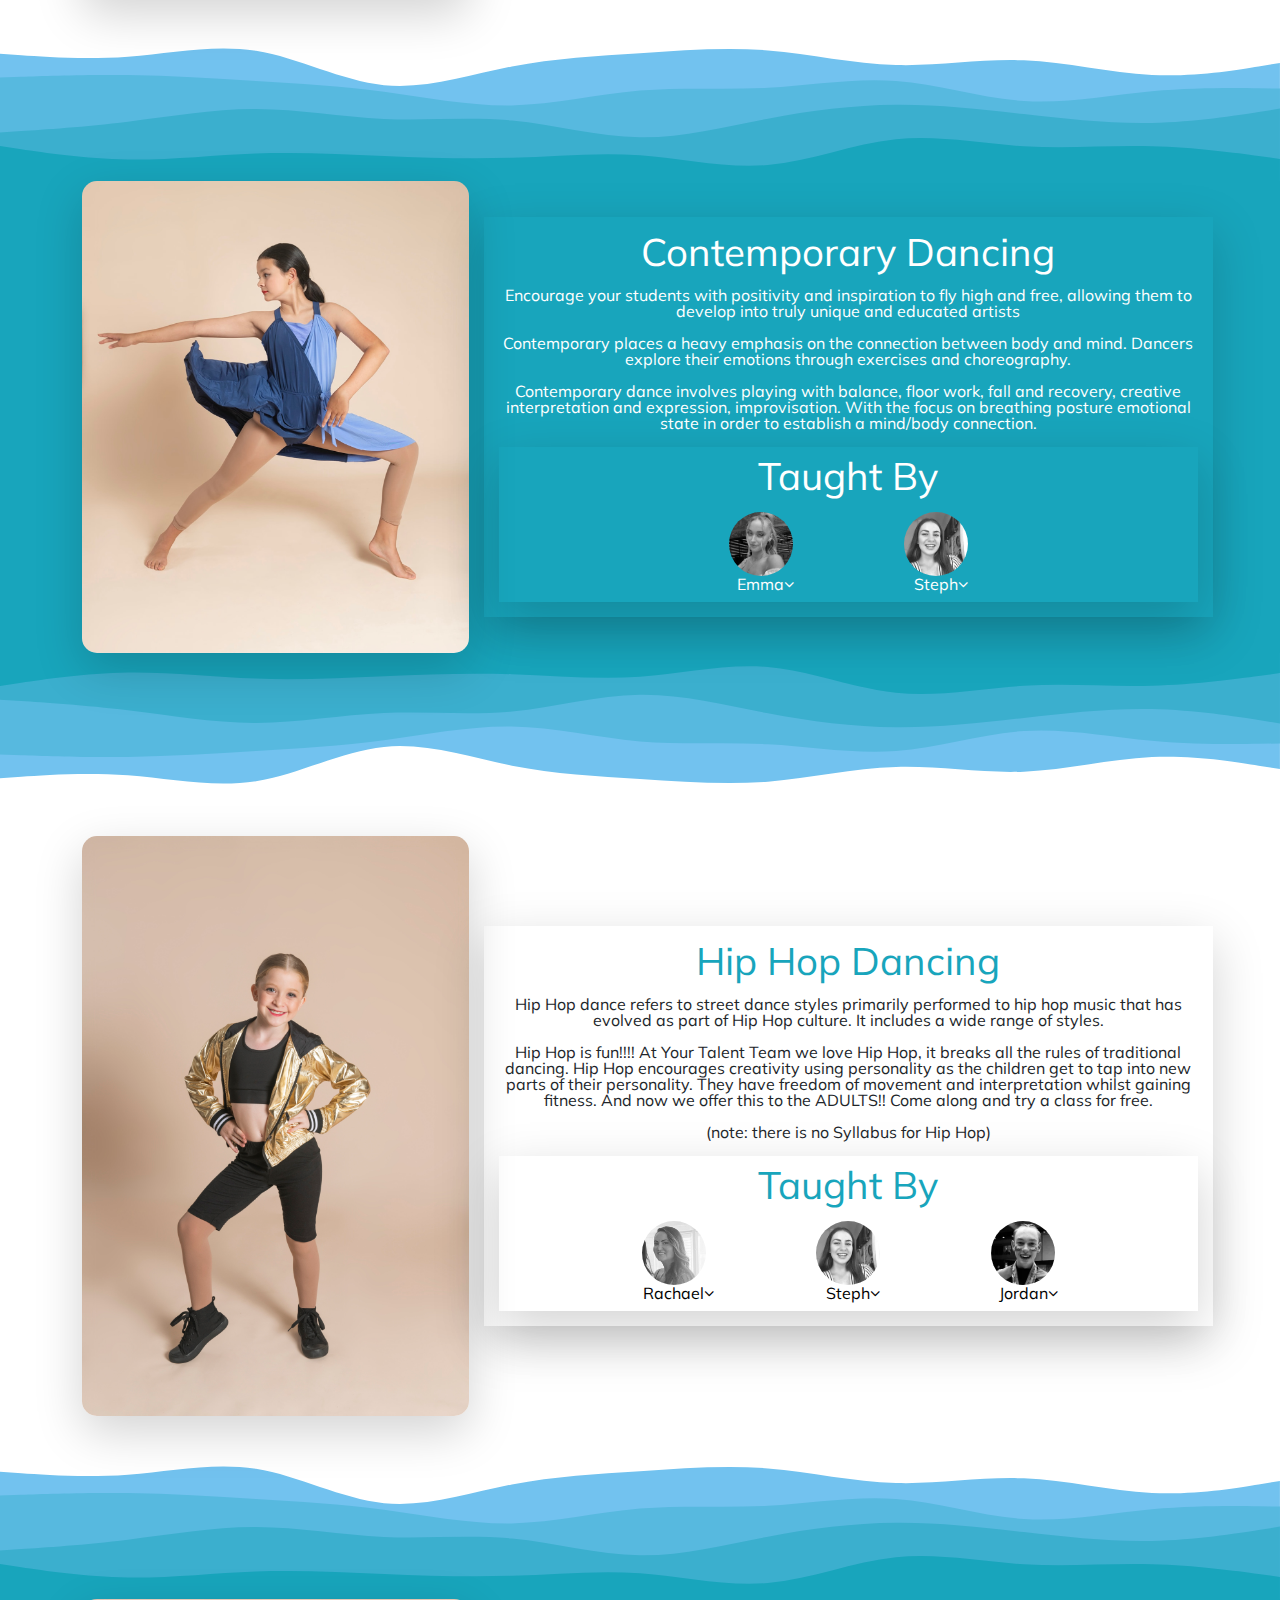
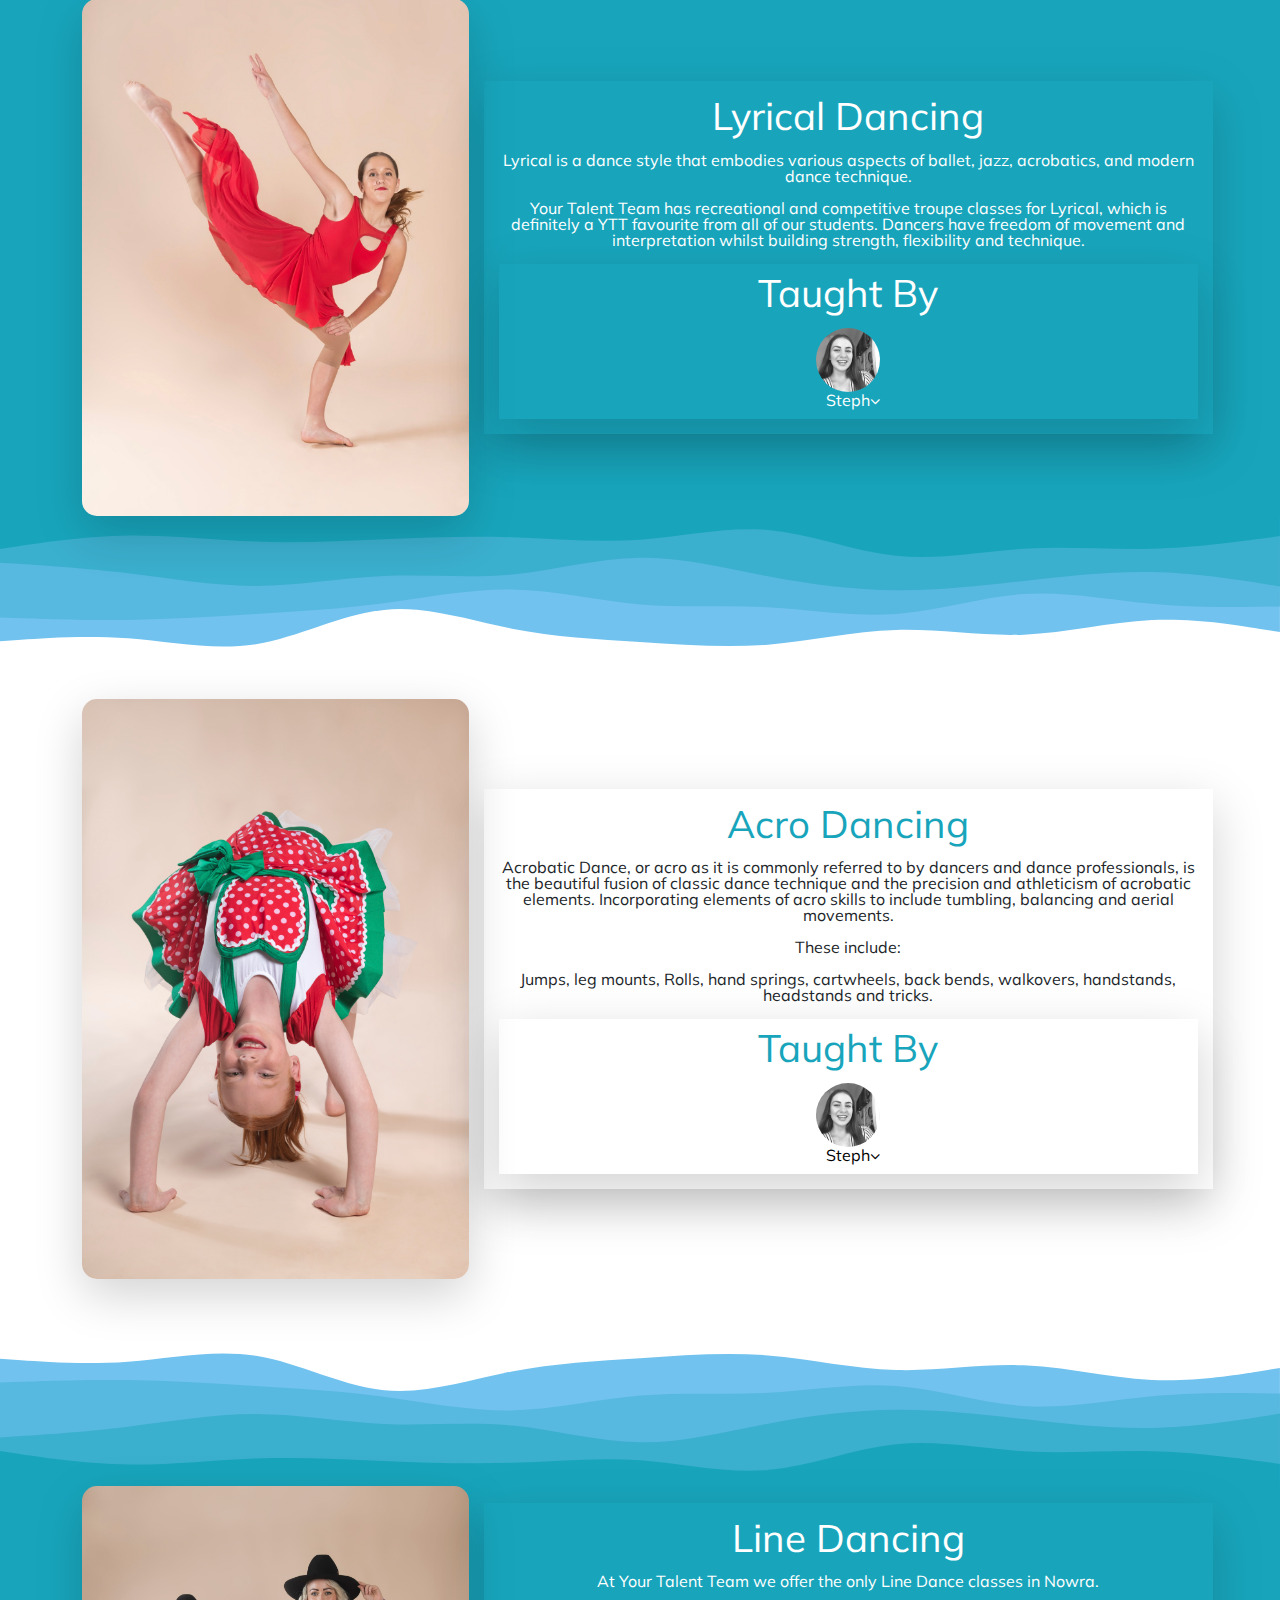
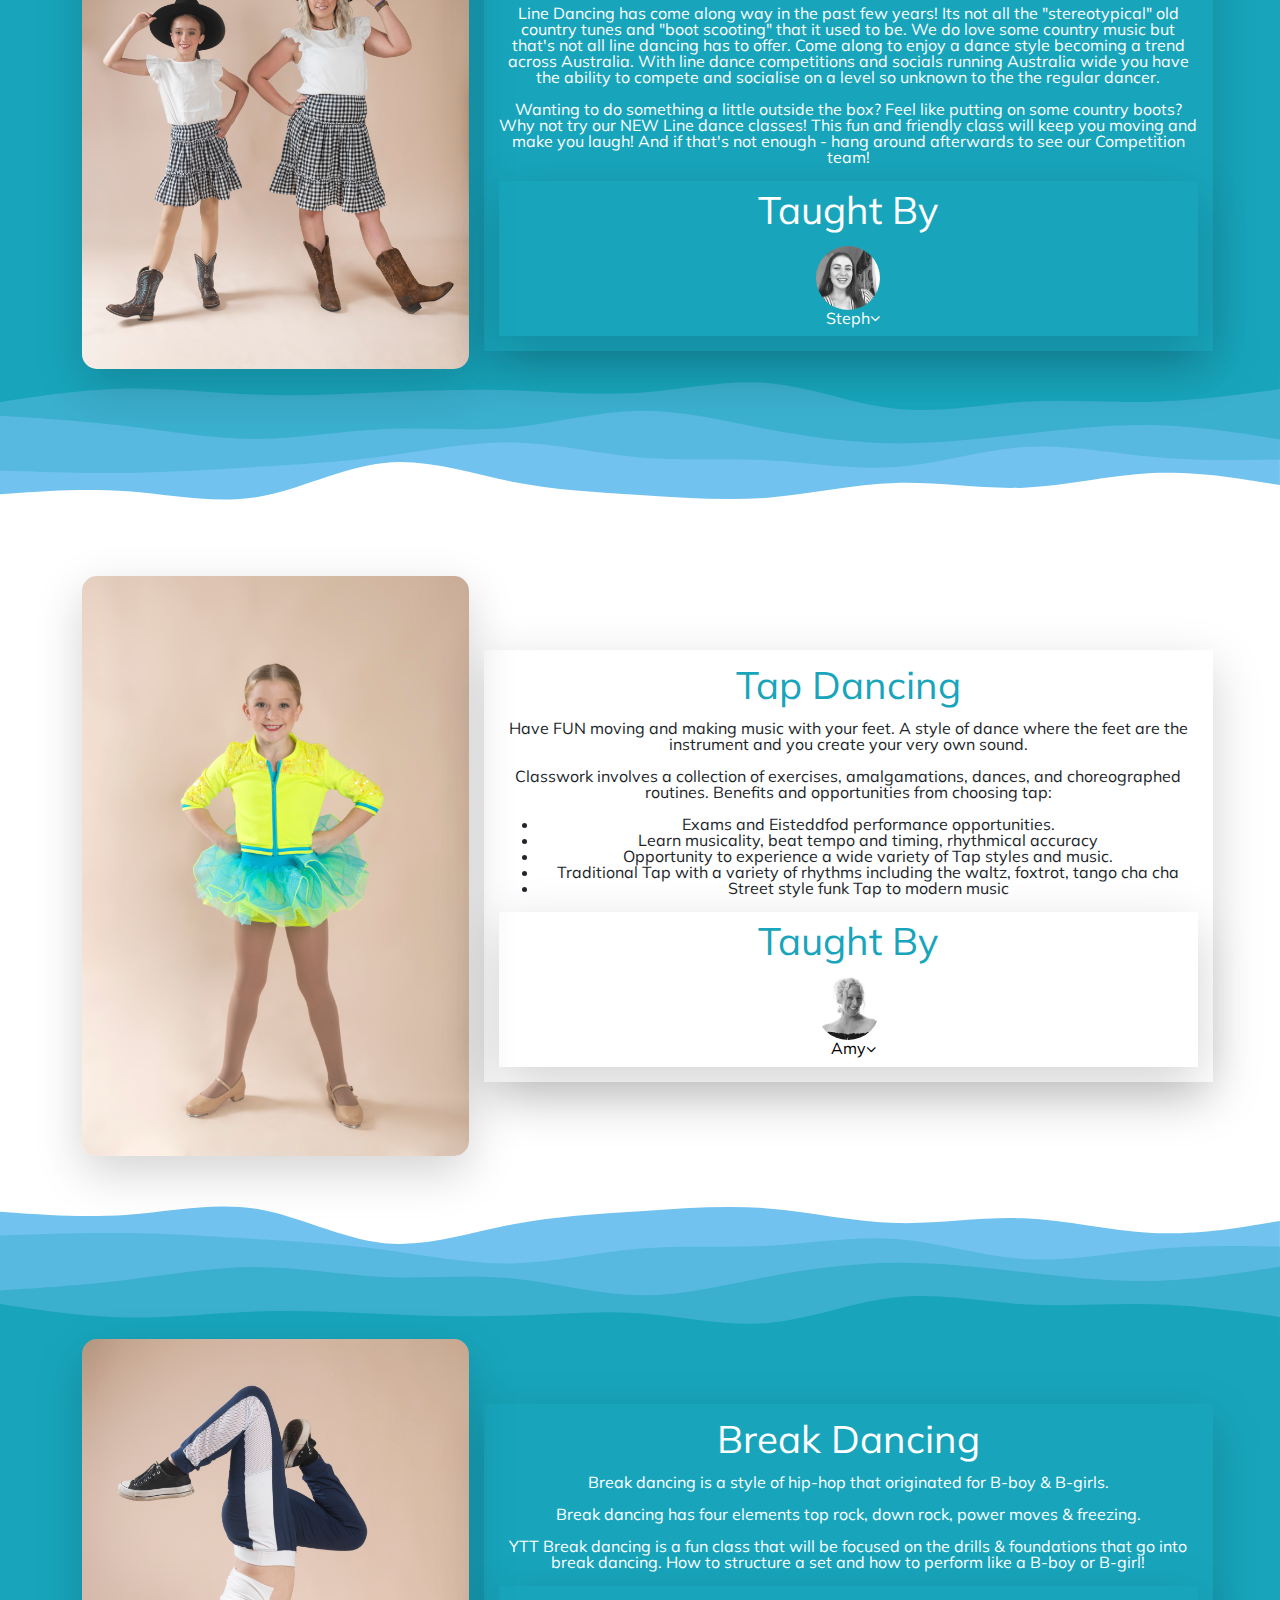
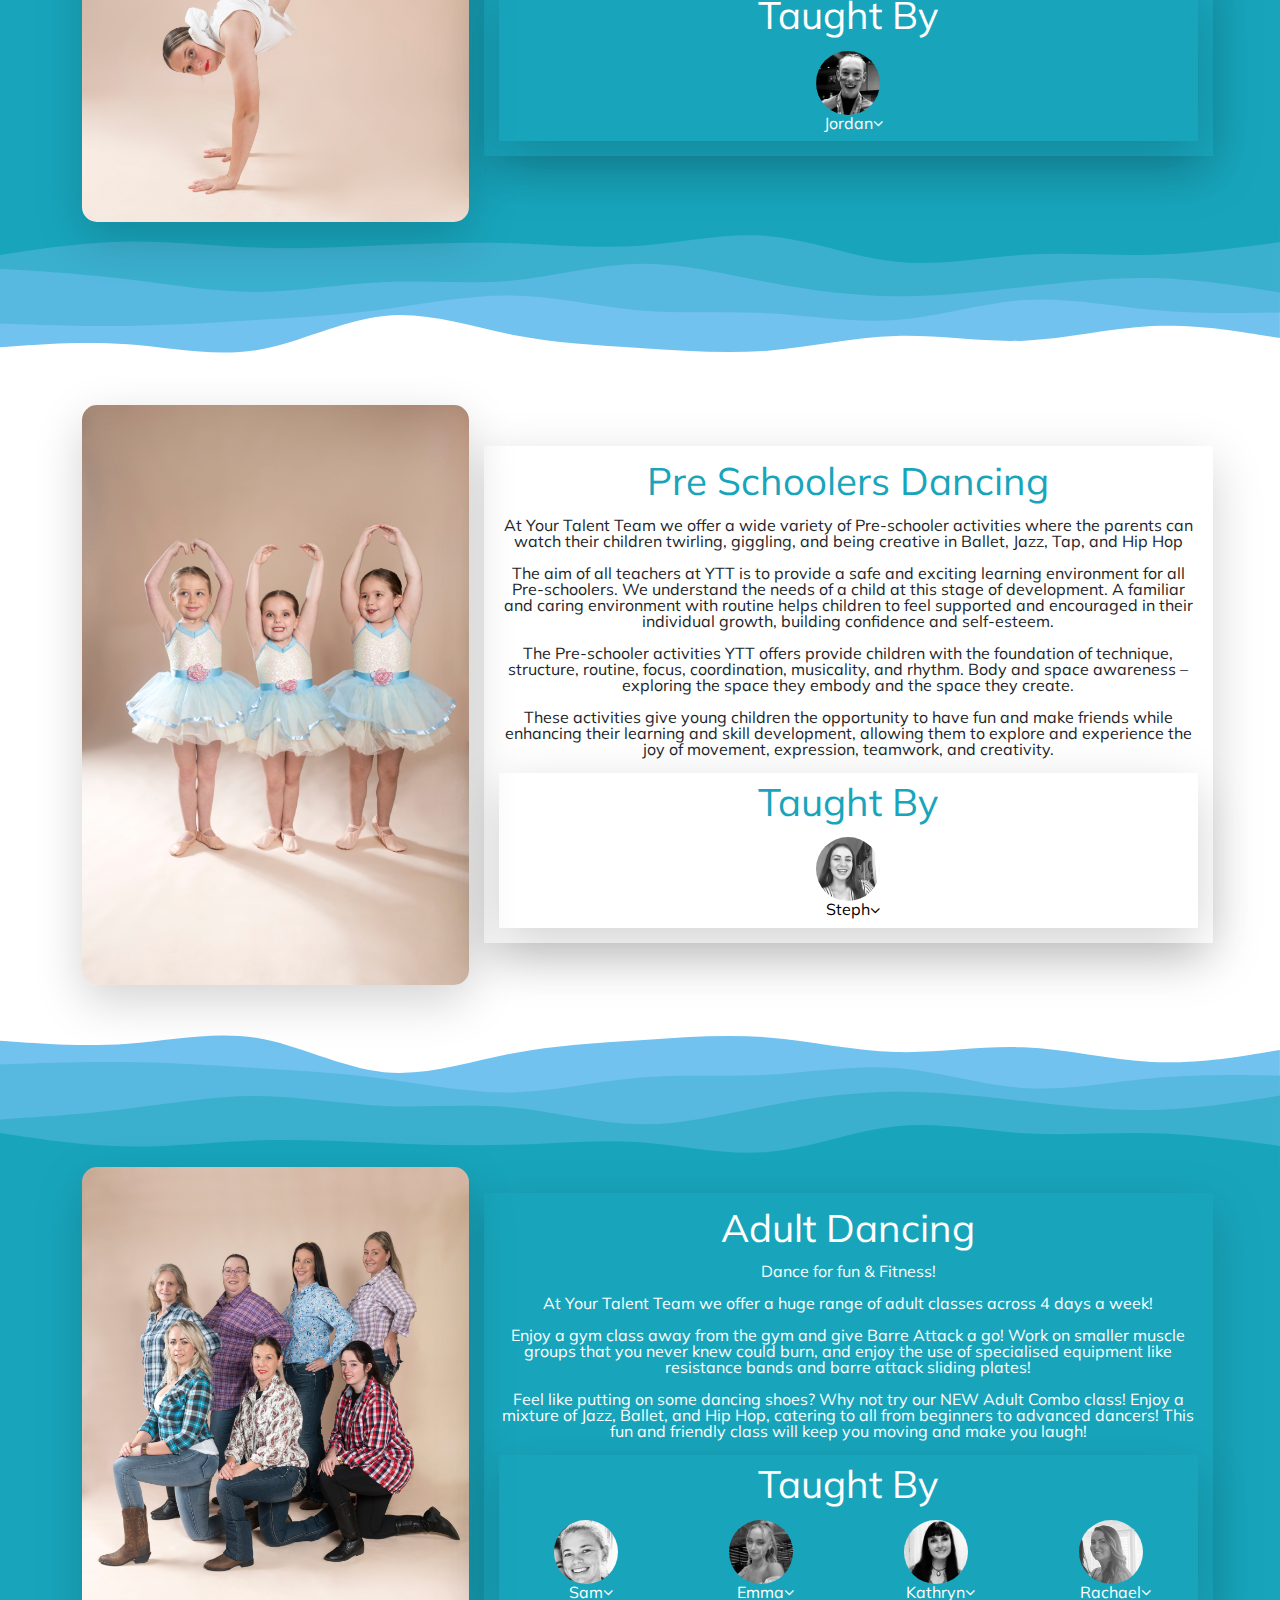
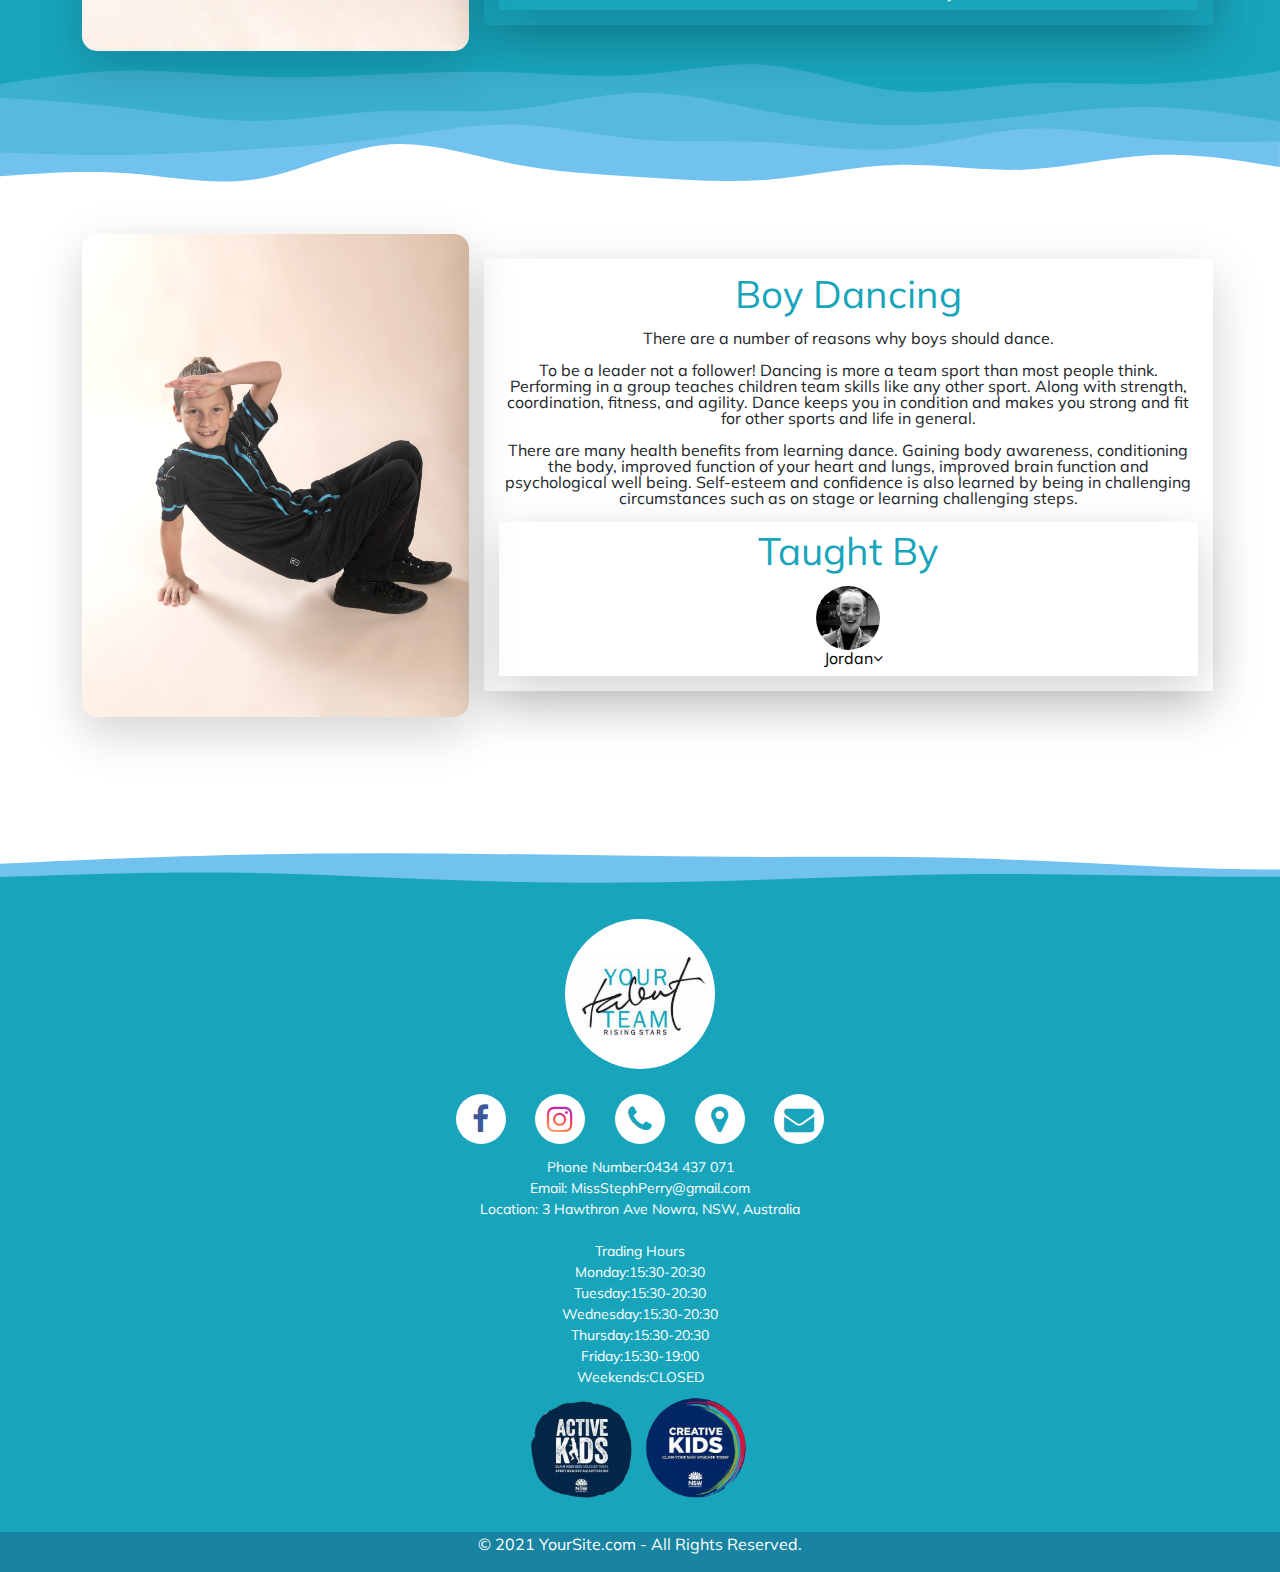
<file: YTT/classes.html>
<!DOCTYPE html>
<html lang="en">

<head>
    <link rel='icon' type='image/x-icon' href='imgs/image.png'>
    <link rel="stylesheet" href='css/style.css'>
    <link href='https://fonts.googleapis.com/css?family=Arvo' rel='stylesheet'>
    <meta charset="UTF-8">
    <meta http-equiv="X-UA-Compatible" content="IE=edge">
    <meta name="viewport" content="width=device-width, initial-scale=1.0, shrink-to-fit=no">
    <title>Your Talent Team</title>
    <link rel="stylesheet" href="https://maxcdn.bootstrapcdn.com/bootstrap/4.5.2/css/bootstrap.min.css">
    <link rel="stylesheet" href="https://use.fontawesome.com/releases/v5.6.3/css/all.css"
        integrity="sha384-UHRtZLI+pbxtHCWp1t77Bi1L4ZtiqrqD80Kn4Z8NTSRyMA2Fd33n5dQ8lWUE00s/" crossorigin="anonymous">
    <script src="https://ajax.googleapis.com/ajax/libs/jquery/3.5.1/jquery.min.js"></script>
    <script src="https://cdnjs.cloudflare.com/ajax/libs/popper.js/1.16.0/umd/popper.min.js"></script>
    <script src="https://maxcdn.bootstrapcdn.com/bootstrap/4.5.2/js/bootstrap.min.js"></script>
    <link rel="stylesheet" href="https://cdnjs.cloudflare.com/ajax/libs/font-awesome/4.7.0/css/font-awesome.min.css">
    <script src="https://ajax.googleapis.com/ajax/libs/jquery/3.5.1/jquery.min.js"></script>
    <link href="//fonts.cdnfonts.com/css/kollektif" rel="stylesheet">
    <script type='text/javascript'>
        function addEventList(e) {
            var classes = $(".show-faculty");
            for (var i = 0; i < classes.length; i++) {
                classes[i].addEventListener("click", toggleArrow(e));
            }
        }
        function toggleArrow(e) {
            const value = e.lastElementChild.firstElementChild;
            value.classList.toggle("fa-angle-up");
            value.classList.toggle("fa-angle-down");
        }
        function contemporary1() {
            if (document.getElementById("show-more-contemporary").classList.contains("show")) {
                document.getElementById("contemp-swap2").click();
            }
        }
        function contemporary2() {
            if (document.getElementById("show-more-contemporary-1").classList.contains("show")) {
                document.getElementById("contemp-swap1").click();
            }
        }
        function jazz1() {
            if (document.getElementById("show-more-jazz-2").classList.contains("show")) {
                document.getElementById("jazz-swap-2").click();
            }
        }
        function jazz2() {
            if (document.getElementById("show-more-jazz-1").classList.contains("show")) {
                document.getElementById("jazz-swap-1").click();
            }
        }
        function hip1() {
            if (document.getElementById("show-more-hip-2").classList.contains("show")) {
                document.getElementById("hip-swap2").click();
            }
            if (document.getElementById("show-more-hip-3").classList.contains("show")) {
                document.getElementById("hip-swap3").click();
            }
        }
        function hip2() {
            if (document.getElementById("show-more-hip-1").classList.contains("show")) {
                document.getElementById("hip-swap1").click();
            }
            if (document.getElementById("show-more-hip-3").classList.contains("show")) {
                document.getElementById("hip-swap3").click();
            }
        }
        function hip3() {
            if (document.getElementById("show-more-hip-1").classList.contains("show")) {
                document.getElementById("hip-swap1").click();
            }
            if (document.getElementById("show-more-hip-2").classList.contains("show")) {
                document.getElementById("hip-swap2").click();
            }
        }
        function adult1() {
            if (document.getElementById("show-more-adult-2").classList.contains("show")) {
                document.getElementById("adult-swap2").click();
            }
            if (document.getElementById("show-more-adult-3").classList.contains("show")) {
                document.getElementById("adult-swap3").click();
            }
            if (document.getElementById("show-more-adult-4").classList.contains("show")) {
                document.getElementById("adult-swap4").click();
            }
        }
        function adult2() {
            if (document.getElementById("show-more-adult-1").classList.contains("show")) {
                document.getElementById("adult-swap1").click();
            }
            if (document.getElementById("show-more-adult-3").classList.contains("show")) {
                document.getElementById("adult-swap3").click();
            }
            if (document.getElementById("show-more-adult-4").classList.contains("show")) {
                document.getElementById("adult-swap4").click();
            }
        }
        function adult3() {
            if (document.getElementById("show-more-adult-1").classList.contains("show")) {
                document.getElementById("adult-swap1").click();
            }
            if (document.getElementById("show-more-adult-2").classList.contains("show")) {
                document.getElementById("adult-swap2").click();
            }
            if (document.getElementById("show-more-adult-4").classList.contains("show")) {
                document.getElementById("adult-swap4").click();
            }
        }
        function adult4() {
            if (document.getElementById("show-more-adult-1").classList.contains("show")) {
                document.getElementById("adult-swap1").click();
            }
            if (document.getElementById("show-more-adult-2").classList.contains("show")) {
                document.getElementById("adult-swap2").click();
            }
            if (document.getElementById("show-more-adult-3").classList.contains("show")) {
                document.getElementById("adult-swap3").click();
            }
        }
        function openNav() {
            document.getElementById("myNav").style.height = "100%";
        }

        function closeNav() {
            document.getElementById("myNav").style.height = "0%";
        }
        window.addEventListener('scroll', function () {
            var scrolled = document.documentElement.scrollTop;
            var height = document.documentElement.scrollHeight - document.documentElement.clientHeight;

            var heightChange = ((scrolled / height) * 100);
            document.getElementById('progress-bar').style.width = heightChange + "%";
        });

    </script>
</head>

<body>

    <div class='wrapper container'>
        <nav class="navbar navbar-expand-sm shadow-lg fixed-top" id='YTT-nav'>
            <a id='nav-photo' href='index.php'>
                <img src="imgs/white_logo1-.png" id="nav-photo" />
            </a>
            <ul class="navbar-nav ml-auto">
                <div class='navbar'>
                    <li class="active hide-icons hide">
                        <a class="nav-link nav-item" href="index.php#top">Home</a>
                    </li>
                    <li class='hide-icons hide'>
                        <a class="nav-link nav-item" href="index.php#about-us">About Us</a>
                    </li>
                    <li class='hide-icons hide'>
                        <a class="nav-link nav-item" href="index.php#classes">Classes</a>
                    </li>
                    <li class='hide-icons hide'>
                        <a class="nav-link nav-item" href="index.php#event-div">Events</a>
                    </li>
                    <li class='hide-icons hide'>
                        <a class="nav-link nav-item" href="index.php#contact-us-div">Contact Us</a>
                    </li>
                    <li id='show-hamburger' class='navbar-brand' style='cursor: pointer;' onclick="openNav()">
                        <div class='hamburger'></div>
                        <div class='hamburger'></div>
                        <div class='hamburger'></div>
                    </li>
                </div>
            </ul>
        </nav>
    </div>
    <div id="myNav" class="overlay">
        <a href="javascript:void(0)" class="closebtn" onclick="closeNav()">&times;</a>
        <div class="overlay-content">
            <a href="index.php#top" onclick="closeNav()">Home</a>
            <a href="index.php#about-us" onclick="closeNav()">About Us</a>
            <a href="index.php#classes" onclick="closeNav()">Classes</a>
            <a href="index.php#event-div" onclick="closeNav()">Events</a>
            <a href="index.php#contact-us-div" onclick="closeNav()">Contact Us</a>
        </div>
    </div>
    <div id='progress-bar' class='fixed-top'>

    </div>
    <br /><br /><br>
    <div class="justify-content-center container-fluid" id='class-page-div'>
        <div id='svg-class'>
            <svg xmlns="http://www.w3.org/2000/svg" xmlns:xlink="http://www.w3.org/1999/xlink" id="visual"
                viewBox="0 0 1400 200" version="1.1">
                <path
                    d="M0 61L23.3 62.7C46.7 64.3 93.3 67.7 140 64.2C186.7 60.7 233.3 50.3 280 57.8C326.7 65.3 373.3 90.7 420 95.3C466.7 100 513.3 84 560 74.8C606.7 65.7 653.3 63.3 700 60.3C746.7 57.3 793.3 53.7 840 57.3C886.7 61 933.3 72 980 73.3C1026.7 74.7 1073.3 66.3 1120 68.2C1166.7 70 1213.3 82 1260 84.2C1306.7 86.3 1353.3 78.7 1376.7 74.8L1400 71L1400 201L1376.7 201C1353.3 201 1306.7 201 1260 201C1213.3 201 1166.7 201 1120 201C1073.3 201 1026.7 201 980 201C933.3 201 886.7 201 840 201C793.3 201 746.7 201 700 201C653.3 201 606.7 201 560 201C513.3 201 466.7 201 420 201C373.3 201 326.7 201 280 201C233.3 201 186.7 201 140 201C93.3 201 46.7 201 23.3 201L0 201Z"
                    fill="#72c2ef" />
                <path
                    d="M0 87L23.3 86.2C46.7 85.3 93.3 83.7 140 84.3C186.7 85 233.3 88 280 90.8C326.7 93.7 373.3 96.3 420 102.5C466.7 108.7 513.3 118.3 560 117.5C606.7 116.7 653.3 105.3 700 101.3C746.7 97.3 793.3 100.7 840 98.2C886.7 95.7 933.3 87.3 980 90.8C1026.7 94.3 1073.3 109.7 1120 112.7C1166.7 115.7 1213.3 106.3 1260 102C1306.7 97.7 1353.3 98.3 1376.7 98.7L1400 99L1400 201L1376.7 201C1353.3 201 1306.7 201 1260 201C1213.3 201 1166.7 201 1120 201C1073.3 201 1026.7 201 980 201C933.3 201 886.7 201 840 201C793.3 201 746.7 201 700 201C653.3 201 606.7 201 560 201C513.3 201 466.7 201 420 201C373.3 201 326.7 201 280 201C233.3 201 186.7 201 140 201C93.3 201 46.7 201 23.3 201L0 201Z"
                    fill="#57b9df" />
                <path
                    d="M0 147L23.3 145.5C46.7 144 93.3 141 140 135.3C186.7 129.7 233.3 121.3 280 121.5C326.7 121.7 373.3 130.3 420 132.3C466.7 134.3 513.3 129.7 560 134C606.7 138.3 653.3 151.7 700 152.3C746.7 153 793.3 141 840 132C886.7 123 933.3 117 980 116.7C1026.7 116.3 1073.3 121.7 1120 127C1166.7 132.3 1213.3 137.7 1260 136.7C1306.7 135.7 1353.3 128.3 1376.7 124.7L1400 121L1400 201L1376.7 201C1353.3 201 1306.7 201 1260 201C1213.3 201 1166.7 201 1120 201C1073.3 201 1026.7 201 980 201C933.3 201 886.7 201 840 201C793.3 201 746.7 201 700 201C653.3 201 606.7 201 560 201C513.3 201 466.7 201 420 201C373.3 201 326.7 201 280 201C233.3 201 186.7 201 140 201C93.3 201 46.7 201 23.3 201L0 201Z"
                    fill="#3bafce" />
                <path
                    d="M0 162L23.3 165.5C46.7 169 93.3 176 140 176.7C186.7 177.3 233.3 171.7 280 170C326.7 168.3 373.3 170.7 420 172.7C466.7 174.7 513.3 176.3 560 174.8C606.7 173.3 653.3 168.7 700 172C746.7 175.3 793.3 186.7 840 182.7C886.7 178.7 933.3 159.3 980 154.5C1026.7 149.7 1073.3 159.3 1120 162.2C1166.7 165 1213.3 161 1260 162.2C1306.7 163.3 1353.3 169.7 1376.7 172.8L1400 176L1400 201L1376.7 201C1353.3 201 1306.7 201 1260 201C1213.3 201 1166.7 201 1120 201C1073.3 201 1026.7 201 980 201C933.3 201 886.7 201 840 201C793.3 201 746.7 201 700 201C653.3 201 606.7 201 560 201C513.3 201 466.7 201 420 201C373.3 201 326.7 201 280 201C233.3 201 186.7 201 140 201C93.3 201 46.7 201 23.3 201L0 201Z"
                    fill="#18a5bc" />
            </svg>
        </div>
        <div class="row mx-auto justify-content-center container-fluid d-flex'class-row contrast-div"
            id='ballet-dancing-class-page'>
            <div class='col-9 col-md-4'>
                <img src="imgs/Classes/ballet.jpg" id='class-page-img' width='100%'
                    class='shadow-lg class-page-photos' />
            </div>
            <div class='class-page-text class-page-text-contrast col-md-7 col-12 align-self-center shadow-lg marg-top'>
                <br />
                <p class='class-page-title align-self-center class-page-title-contrast'>Ballet Dancing</p>
                <p>The RAD offers an internationally- recognised portfolio of examinations and assessments designed to
                    encourage, motivate, and reward students of all ages and abilities, outlining a progressive
                    structure for learning and achievement</p>
                <p>focuses on ballet (including elements of freer and progressive styles, appropriate for today's
                    dancer) and Character</p>
                <p>includes Graded Examinations (Primary in Dance - Grade 8), Class Awards (Pre-Primary in Dance - Grade
                    3), Presentation Classes (Grades 4-8), and Solo Performance Awards (Grades 1-3)</p>
                <p>is appropriate for candidates from the ages of 5 years</p>
                <div class='class-profile container-fluid shadow-lg' style='margin-bottom: 15px;'>
                    <div style='padding-top:10px;padding-bottom:10px;'>
                        <div class='class-page-title-contrast class-page-title'>Taught By</div>
                        <br>
                        <div class='row justify-content-center' style='margin-top:-20px;'>
                            <div class="col-3">
                                <a href='#show-more-ballet' data-toggle='collapse' class='show-faculty'
                                    onclick="addEventList(this)" style='text-decoration:none;color:white;'>
                                    <img src='imgs/Classes/kathryn.jpg' class='class-img-taught' />
                                    <div class='faculty'>
                                        Kathryn<i class='fa fa-angle-down'
                                            style="color: white;vertical-align: middle;text-decoration:none;"></i>
                                    </div>

                                </a>
                            </div>

                        </div>
                        <div id='show-more-ballet' class='collapse'>
                            <h2>Kathryn Hailey</h2>
                            <p>Kathryn Hailey has been involved in ballet and dance her entire life. Her early training
                                began with Kim Traynor, Beverly Rowles, and the staff at McDonald College. She completed
                                all RAD exams and gained her teaching qualifications with Distinction. Kathryn danced
                                professionally in Australia and overseas, the highlight of her career working with
                                Gelsey Kirkland in New York and performing alongside The Lithuanian Ballet Company.</p>
                            <p>She went on to run several dance studios such as Berry Dance Studio and recently
                                Dreamfeet and Enpremiere, both ballet schools in Sydney. </p>
                            <p>Kathryn has also taught at Mcdonald college, Ed5 international, and Sydney Dance Company
                                over the last 20 years. </p>
                            <br>
                        </div>
                    </div>

                </div>
            </div>
        </div>

        <div class='class-bottom-svg'>
            <svg xmlns="http://www.w3.org/2000/svg" xmlns:xlink="http://www.w3.org/1999/xlink" id="visual"
                viewBox="0 0 1400 200" version="1.1">
                <path
                    d="M0 137L23.3 135.3C46.7 133.7 93.3 130.3 140 133.8C186.7 137.3 233.3 147.7 280 140.2C326.7 132.7 373.3 107.3 420 102.7C466.7 98 513.3 114 560 123.2C606.7 132.3 653.3 134.7 700 137.7C746.7 140.7 793.3 144.3 840 140.7C886.7 137 933.3 126 980 124.7C1026.7 123.3 1073.3 131.7 1120 129.8C1166.7 128 1213.3 116 1260 113.8C1306.7 111.7 1353.3 119.3 1376.7 123.2L1400 127L1400 0L1376.7 0C1353.3 0 1306.7 0 1260 0C1213.3 0 1166.7 0 1120 0C1073.3 0 1026.7 0 980 0C933.3 0 886.7 0 840 0C793.3 0 746.7 0 700 0C653.3 0 606.7 0 560 0C513.3 0 466.7 0 420 0C373.3 0 326.7 0 280 0C233.3 0 186.7 0 140 0C93.3 0 46.7 0 23.3 0L0 0Z"
                    fill="#72c2ef" />
                <path
                    d="M0 111L23.3 111.8C46.7 112.7 93.3 114.3 140 113.7C186.7 113 233.3 110 280 107.2C326.7 104.3 373.3 101.7 420 95.5C466.7 89.3 513.3 79.7 560 80.5C606.7 81.3 653.3 92.7 700 96.7C746.7 100.7 793.3 97.3 840 99.8C886.7 102.3 933.3 110.7 980 107.2C1026.7 103.7 1073.3 88.3 1120 85.3C1166.7 82.3 1213.3 91.7 1260 96C1306.7 100.3 1353.3 99.7 1376.7 99.3L1400 99L1400 0L1376.7 0C1353.3 0 1306.7 0 1260 0C1213.3 0 1166.7 0 1120 0C1073.3 0 1026.7 0 980 0C933.3 0 886.7 0 840 0C793.3 0 746.7 0 700 0C653.3 0 606.7 0 560 0C513.3 0 466.7 0 420 0C373.3 0 326.7 0 280 0C233.3 0 186.7 0 140 0C93.3 0 46.7 0 23.3 0L0 0Z"
                    fill="#57b9df" />
                <path
                    d="M0 51L23.3 52.5C46.7 54 93.3 57 140 62.7C186.7 68.3 233.3 76.7 280 76.5C326.7 76.3 373.3 67.7 420 65.7C466.7 63.7 513.3 68.3 560 64C606.7 59.7 653.3 46.3 700 45.7C746.7 45 793.3 57 840 66C886.7 75 933.3 81 980 81.3C1026.7 81.7 1073.3 76.3 1120 71C1166.7 65.7 1213.3 60.3 1260 61.3C1306.7 62.3 1353.3 69.7 1376.7 73.3L1400 77L1400 0L1376.7 0C1353.3 0 1306.7 0 1260 0C1213.3 0 1166.7 0 1120 0C1073.3 0 1026.7 0 980 0C933.3 0 886.7 0 840 0C793.3 0 746.7 0 700 0C653.3 0 606.7 0 560 0C513.3 0 466.7 0 420 0C373.3 0 326.7 0 280 0C233.3 0 186.7 0 140 0C93.3 0 46.7 0 23.3 0L0 0Z"
                    fill="#3bafce" />
                <path
                    d="M0 36L23.3 32.5C46.7 29 93.3 22 140 21.3C186.7 20.7 233.3 26.3 280 28C326.7 29.7 373.3 27.3 420 25.3C466.7 23.3 513.3 21.7 560 23.2C606.7 24.7 653.3 29.3 700 26C746.7 22.7 793.3 11.3 840 15.3C886.7 19.3 933.3 38.7 980 43.5C1026.7 48.3 1073.3 38.7 1120 35.8C1166.7 33 1213.3 37 1260 35.8C1306.7 34.7 1353.3 28.3 1376.7 25.2L1400 22L1400 0L1376.7 0C1353.3 0 1306.7 0 1260 0C1213.3 0 1166.7 0 1120 0C1073.3 0 1026.7 0 980 0C933.3 0 886.7 0 840 0C793.3 0 746.7 0 700 0C653.3 0 606.7 0 560 0C513.3 0 466.7 0 420 0C373.3 0 326.7 0 280 0C233.3 0 186.7 0 140 0C93.3 0 46.7 0 23.3 0L0 0Z"
                    fill="#18a5bc" />
            </svg>
        </div>

        <div class="row mx-auto justify-content-center container-fluid d-flex'class-row" id='jazz-dancing-class-page'>
            <div class='col-9 col-md-4'>
                <img src="imgs/Classes/IMG-3777.jpg" id='class-page-img' width='100%'
                    class='shadow-lg class-page-photos' />
            </div>
            <div class='class-page-text col-md-7 col-12 align-self-center shadow-lg marg-top'>
                <br />
                <p class='class-page-title align-self-center'>Jazz Dancing</p>
                <p>There are many styles of Jazz as it has progressed and developed as a genre in its own right with a
                    wide variety of music enhancing this dance style. </p>
                <p>Jazz is fun, creative, high energy, and great fitness activity.</p>
                <p>Classwork in Jazz develops technique, posture, body alignment, strength, flexibility, personal
                    interpretation, presentation and performance skills, dance quality, movement dynamics, articulation,
                    coordination, rhythm, and use of space.</p>
                <p>Jazz helps children feel secure, strong, and confident in their own body and their dance environment.
                    Jazz also encourages teamwork, friendships, and creative expression</p>
                <div class='class-profile container-fluid shadow-lg' style='margin-bottom: 15px;'>
                    <div style='padding-top:10px;padding-bottom:10px;'>
                        <div class="class-page-title">Taught By</div>
                        <br>
                        <div class='row justify-content-center' style='margin-top:-20px;'>
                            <div class="col-3">
                                <a href='#show-more-jazz-1' id='jazz-swap-1' data-toggle='collapse'
                                    onclick='jazz1(); addEventList(this)' class="show-faculty" style='text-decoration:none;color:black;'>
                                    <img src='imgs/Classes/emma.jpg' class='class-img-taught' />
                                    <div class='faculty'>Emma<i class='fa fa-angle-down'
                                            style="color: black;vertical-align: middle;text-decoration:none;margin-top:-3px;"></i>
                                    </div>

                                </a>

                            </div>
                            <div class="col-3">
                                <a href='#show-more-jazz-2' data-toggle='collapse' id='jazz-swap-2'
                                    onclick="jazz2(); addEventList(this)" class='show-faculty' style='text-decoration:none;color:black;'>
                                    <img src='imgs/Classes/steph.jpg' class='class-img-taught' />
                                    <div class='faculty'>Steph<i class='fa fa-angle-down'
                                            style="color: black;vertical-align: middle;text-decoration:none;margin-top:-3px;"></i>
                                    </div>

                                </a>



                            </div>

                        </div>
                        <div id='show-more-jazz-2' class='collapse'>
                            <br />
                            <h2>Stephanie Perry</h2>
                            <h3>Owner/Principal</h3>
                            <p>Stephanie has always loved dancing. When given the opportunity to assist in dance
                                classes, Stephanie was over the moon. She began learning the ways & developing her
                                knowledge, leading up to teaching her very own classes, Stephanie gained experience and
                                continued to teach for five years.</p>
                            <p>After recent events, Stephanie was eager to take ownership of Your Talent Team to
                                continue to provide a positive environment for our dancers to strive and achieve their
                                goals and develop their dance training in the Shoalhaven.</p>
                            <p>Stephanie looks forward to working with every dancer to meet their personal goals and
                                encourage every dancer to work their very hardest.</p>
                            <p>Stephanie is eager to continue her studies and gain more qualifications for her dance
                                teaching.</p>
                            <br>
                        </div>

                        <div id='show-more-jazz-1' class='collapse'>
                            <br />
                            <h2>Miss Emma</h2>
                            <p> Starting dance at just 18 months of age, Miss Emma found a deep passion that has stuck
                                with her
                                ever since. </p>
                            <p>Over the years she has developed into a versatile dancer that specialises in
                                jazz and
                                contemporary. </p>
                            <p>Miss Emma's continued passion has seen her complete a Diploma of Dance
                                (Elite
                                Performance), which has granted her the fundamental ability to teach and inspire the
                                students at YTT.</p>

                        </div>
                    </div>

                </div>
            </div>
        </div>

        <div id='svg-class'>
            <svg xmlns="http://www.w3.org/2000/svg" xmlns:xlink="http://www.w3.org/1999/xlink" id="visual"
                viewBox="0 0 1400 200" version="1.1">
                <path
                    d="M0 61L23.3 62.7C46.7 64.3 93.3 67.7 140 64.2C186.7 60.7 233.3 50.3 280 57.8C326.7 65.3 373.3 90.7 420 95.3C466.7 100 513.3 84 560 74.8C606.7 65.7 653.3 63.3 700 60.3C746.7 57.3 793.3 53.7 840 57.3C886.7 61 933.3 72 980 73.3C1026.7 74.7 1073.3 66.3 1120 68.2C1166.7 70 1213.3 82 1260 84.2C1306.7 86.3 1353.3 78.7 1376.7 74.8L1400 71L1400 201L1376.7 201C1353.3 201 1306.7 201 1260 201C1213.3 201 1166.7 201 1120 201C1073.3 201 1026.7 201 980 201C933.3 201 886.7 201 840 201C793.3 201 746.7 201 700 201C653.3 201 606.7 201 560 201C513.3 201 466.7 201 420 201C373.3 201 326.7 201 280 201C233.3 201 186.7 201 140 201C93.3 201 46.7 201 23.3 201L0 201Z"
                    fill="#72c2ef" />
                <path
                    d="M0 87L23.3 86.2C46.7 85.3 93.3 83.7 140 84.3C186.7 85 233.3 88 280 90.8C326.7 93.7 373.3 96.3 420 102.5C466.7 108.7 513.3 118.3 560 117.5C606.7 116.7 653.3 105.3 700 101.3C746.7 97.3 793.3 100.7 840 98.2C886.7 95.7 933.3 87.3 980 90.8C1026.7 94.3 1073.3 109.7 1120 112.7C1166.7 115.7 1213.3 106.3 1260 102C1306.7 97.7 1353.3 98.3 1376.7 98.7L1400 99L1400 201L1376.7 201C1353.3 201 1306.7 201 1260 201C1213.3 201 1166.7 201 1120 201C1073.3 201 1026.7 201 980 201C933.3 201 886.7 201 840 201C793.3 201 746.7 201 700 201C653.3 201 606.7 201 560 201C513.3 201 466.7 201 420 201C373.3 201 326.7 201 280 201C233.3 201 186.7 201 140 201C93.3 201 46.7 201 23.3 201L0 201Z"
                    fill="#57b9df" />
                <path
                    d="M0 147L23.3 145.5C46.7 144 93.3 141 140 135.3C186.7 129.7 233.3 121.3 280 121.5C326.7 121.7 373.3 130.3 420 132.3C466.7 134.3 513.3 129.7 560 134C606.7 138.3 653.3 151.7 700 152.3C746.7 153 793.3 141 840 132C886.7 123 933.3 117 980 116.7C1026.7 116.3 1073.3 121.7 1120 127C1166.7 132.3 1213.3 137.7 1260 136.7C1306.7 135.7 1353.3 128.3 1376.7 124.7L1400 121L1400 201L1376.7 201C1353.3 201 1306.7 201 1260 201C1213.3 201 1166.7 201 1120 201C1073.3 201 1026.7 201 980 201C933.3 201 886.7 201 840 201C793.3 201 746.7 201 700 201C653.3 201 606.7 201 560 201C513.3 201 466.7 201 420 201C373.3 201 326.7 201 280 201C233.3 201 186.7 201 140 201C93.3 201 46.7 201 23.3 201L0 201Z"
                    fill="#3bafce" />
                <path
                    d="M0 162L23.3 165.5C46.7 169 93.3 176 140 176.7C186.7 177.3 233.3 171.7 280 170C326.7 168.3 373.3 170.7 420 172.7C466.7 174.7 513.3 176.3 560 174.8C606.7 173.3 653.3 168.7 700 172C746.7 175.3 793.3 186.7 840 182.7C886.7 178.7 933.3 159.3 980 154.5C1026.7 149.7 1073.3 159.3 1120 162.2C1166.7 165 1213.3 161 1260 162.2C1306.7 163.3 1353.3 169.7 1376.7 172.8L1400 176L1400 201L1376.7 201C1353.3 201 1306.7 201 1260 201C1213.3 201 1166.7 201 1120 201C1073.3 201 1026.7 201 980 201C933.3 201 886.7 201 840 201C793.3 201 746.7 201 700 201C653.3 201 606.7 201 560 201C513.3 201 466.7 201 420 201C373.3 201 326.7 201 280 201C233.3 201 186.7 201 140 201C93.3 201 46.7 201 23.3 201L0 201Z"
                    fill="#18a5bc" />
            </svg>
        </div>

        <div class="row mx-auto justify-content-center container-fluid d-flex'class-row contrast-div"
            id='contemporary-dancing-class-page'>
            <div class='col-9 col-md-4'>
                <img src='imgs/Classes/IMG-3779.jpg' id='class-page-img' width='100%'
                    class='shadow-lg class-page-photos' />
            </div>
            <div class='class-page-text class-page-text-contrast col-md-7 col-12 align-self-center shadow-lg marg-top'>
                <br />
                <p class='class-page-title align-self-center class-page-title-contrast'>Contemporary Dancing</p>
                <p>Encourage your students with positivity and inspiration to fly high and free, allowing them to
                    develop into truly unique and educated artists</p>
                <p>Contemporary places a heavy emphasis on the connection between body and mind. Dancers explore their
                    emotions through exercises and choreography.</p>
                <p>Contemporary dance involves playing with balance, floor work, fall and recovery, creative
                    interpretation and expression, improvisation. With the focus on breathing posture emotional state in
                    order to establish a mind/body connection.</p>
                <div class='class-profile container-fluid shadow-lg' style='margin-bottom: 15px;'>
                    <div style='padding-top:10px;padding-bottom:10px;'>
                        <div class='class-page-title-contrast class-page-title'>Taught By</div>
                        <br>
                        <div class='row justify-content-center' style='margin-top:-20px;'>
                            <div class="col-3">
                                <a href='#show-more-contemporary-1' id='contemp-swap1' data-toggle='collapse'
                                    onclick="contemporary1(); addEventList(this)" style='text-decoration:none;color:white;'>
                                    <img src='imgs/Classes/emma.jpg' class='class-img-taught' />
                                    <div class='faculty'>
                                        Emma<i class='fa fa-angle-down'
                                            style="color: white;vertical-align: middle;text-decoration:none;margin-top:-3px;"></i>
                                    </div>
                                </a>

                            </div>
                            <div class="col-3">
                                <a href='#show-more-contemporary' id='contemp-swap2' data-toggle='collapse'
                                    onclick="contemporary2(); addEventList(this)" style='text-decoration:none;color:white;'>
                                    <img src='imgs/Classes/steph.jpg' class='class-img-taught' />
                                    <div class='faculty'>
                                        Steph<i class='fa fa-angle-down'
                                            style="color: white;vertical-align: middle;text-decoration:none;margin-top:-3px;"></i>
                                    </div>
                                </a>
                            </div>


                        </div>

                    </div>
                    <div id='show-more-contemporary' class='collapse'>
                        <br />
                        <h2>Stephanie Perry</h2>
                        <h3>Owner/Principal</h3>
                        <p>Stephanie has always loved dancing. When given the opportunity to assist in dance
                            classes, Stephanie was over the moon. She began learning the ways & developing her
                            knowledge, leading up to teaching her very own classes, Stephanie gained experience and
                            continued to teach for five years.</p>
                        <p>After recent events, Stephanie was eager to take ownership of Your Talent Team to
                            continue to provide a positive environment for our dancers to strive and achieve their
                            goals and develop their dance training in the Shoalhaven.</p>
                        <p>Stephanie looks forward to working with every dancer to meet their personal goals and
                            encourage every dancer to work their very hardest.</p>
                        <p>Stephanie is eager to continue her studies and gain more qualifications for her dance
                            teaching.</p>
                        <br>
                    </div>

                    <div id='show-more-contemporary-1' class='collapse'>
                        <br />
                        <h2>Miss Emma</h2>
                        <p> Starting dance at just 18 months of age, Miss Emma found a deep passion that has stuck
                            with her
                            ever since. </p>
                        <p>Over the years she has developed into a versatile dancer that specialises in
                            jazz and
                            contemporary. </p>
                        <p>Miss Emma's continued passion has seen her complete a Diploma of Dance
                            (Elite
                            Performance), which has granted her the fundamental ability to teach and inspire the
                            students at YTT.</p>

                    </div>
                </div>

            </div>
        </div>
    </div>
    </div>
    <div class='class-bottom-svg'>
        <svg xmlns="http://www.w3.org/2000/svg" xmlns:xlink="http://www.w3.org/1999/xlink" id="visual"
            viewBox="0 0 1400 200" version="1.1">
            <path
                d="M0 137L23.3 135.3C46.7 133.7 93.3 130.3 140 133.8C186.7 137.3 233.3 147.7 280 140.2C326.7 132.7 373.3 107.3 420 102.7C466.7 98 513.3 114 560 123.2C606.7 132.3 653.3 134.7 700 137.7C746.7 140.7 793.3 144.3 840 140.7C886.7 137 933.3 126 980 124.7C1026.7 123.3 1073.3 131.7 1120 129.8C1166.7 128 1213.3 116 1260 113.8C1306.7 111.7 1353.3 119.3 1376.7 123.2L1400 127L1400 0L1376.7 0C1353.3 0 1306.7 0 1260 0C1213.3 0 1166.7 0 1120 0C1073.3 0 1026.7 0 980 0C933.3 0 886.7 0 840 0C793.3 0 746.7 0 700 0C653.3 0 606.7 0 560 0C513.3 0 466.7 0 420 0C373.3 0 326.7 0 280 0C233.3 0 186.7 0 140 0C93.3 0 46.7 0 23.3 0L0 0Z"
                fill="#72c2ef" />
            <path
                d="M0 111L23.3 111.8C46.7 112.7 93.3 114.3 140 113.7C186.7 113 233.3 110 280 107.2C326.7 104.3 373.3 101.7 420 95.5C466.7 89.3 513.3 79.7 560 80.5C606.7 81.3 653.3 92.7 700 96.7C746.7 100.7 793.3 97.3 840 99.8C886.7 102.3 933.3 110.7 980 107.2C1026.7 103.7 1073.3 88.3 1120 85.3C1166.7 82.3 1213.3 91.7 1260 96C1306.7 100.3 1353.3 99.7 1376.7 99.3L1400 99L1400 0L1376.7 0C1353.3 0 1306.7 0 1260 0C1213.3 0 1166.7 0 1120 0C1073.3 0 1026.7 0 980 0C933.3 0 886.7 0 840 0C793.3 0 746.7 0 700 0C653.3 0 606.7 0 560 0C513.3 0 466.7 0 420 0C373.3 0 326.7 0 280 0C233.3 0 186.7 0 140 0C93.3 0 46.7 0 23.3 0L0 0Z"
                fill="#57b9df" />
            <path
                d="M0 51L23.3 52.5C46.7 54 93.3 57 140 62.7C186.7 68.3 233.3 76.7 280 76.5C326.7 76.3 373.3 67.7 420 65.7C466.7 63.7 513.3 68.3 560 64C606.7 59.7 653.3 46.3 700 45.7C746.7 45 793.3 57 840 66C886.7 75 933.3 81 980 81.3C1026.7 81.7 1073.3 76.3 1120 71C1166.7 65.7 1213.3 60.3 1260 61.3C1306.7 62.3 1353.3 69.7 1376.7 73.3L1400 77L1400 0L1376.7 0C1353.3 0 1306.7 0 1260 0C1213.3 0 1166.7 0 1120 0C1073.3 0 1026.7 0 980 0C933.3 0 886.7 0 840 0C793.3 0 746.7 0 700 0C653.3 0 606.7 0 560 0C513.3 0 466.7 0 420 0C373.3 0 326.7 0 280 0C233.3 0 186.7 0 140 0C93.3 0 46.7 0 23.3 0L0 0Z"
                fill="#3bafce" />
            <path
                d="M0 36L23.3 32.5C46.7 29 93.3 22 140 21.3C186.7 20.7 233.3 26.3 280 28C326.7 29.7 373.3 27.3 420 25.3C466.7 23.3 513.3 21.7 560 23.2C606.7 24.7 653.3 29.3 700 26C746.7 22.7 793.3 11.3 840 15.3C886.7 19.3 933.3 38.7 980 43.5C1026.7 48.3 1073.3 38.7 1120 35.8C1166.7 33 1213.3 37 1260 35.8C1306.7 34.7 1353.3 28.3 1376.7 25.2L1400 22L1400 0L1376.7 0C1353.3 0 1306.7 0 1260 0C1213.3 0 1166.7 0 1120 0C1073.3 0 1026.7 0 980 0C933.3 0 886.7 0 840 0C793.3 0 746.7 0 700 0C653.3 0 606.7 0 560 0C513.3 0 466.7 0 420 0C373.3 0 326.7 0 280 0C233.3 0 186.7 0 140 0C93.3 0 46.7 0 23.3 0L0 0Z"
                fill="#18a5bc" />
        </svg>
    </div>

    <div class="row mx-auto justify-content-center container-fluid d-flex class-row" id='hiphop-dancing-class-page'>
        <div class='col-9 col-md-4'>
            <img src="imgs/Classes/IMG-3773.jpg" id='class-page-img' width='100%' class='shadow-lg class-page-photos' />
        </div>
        <div class='class-page-text col-md-7 col-12 align-self-center shadow-lg marg-top'>
            <br />
            <p class='class-page-title align-self-center'>Hip Hop Dancing</p>
            <p>Hip Hop dance refers to street dance styles primarily performed to hip hop music that has evolved as
                part of Hip Hop culture. It includes a wide range of styles. </p>
            <p>Hip Hop is fun!!!! At Your Talent Team we love Hip Hop, it breaks all the rules of traditional
                dancing. Hip Hop encourages creativity using personality as the children get to tap into new parts
                of their personality. They have freedom of movement and interpretation whilst gaining fitness. And
                now we offer this to the ADULTS!! Come along and try a class for free.</p>
            <p>(note: there is no Syllabus for Hip Hop)</p>
            <div class='class-profile container-fluid shadow-lg' style='margin-bottom: 15px;'>
                <div style='padding-top:10px;padding-bottom:10px;'>
                    <div class="class-page-title">Taught By</div>
                    <br>
                    <div class='row justify-content-center' style='margin-top:-20px;'>
                        <div class="col-3">
                            <a href='#show-more-hip-3' data-toggle='collapse' onclick="hip3(); addEventList(this)"
                                id='hip-swap3' style='text-decoration:none;color:black;'>
                                <img src='imgs/Classes/rachael.jpg' class='class-img-taught' />
                                <div class='faculty'>
                                    Rachael<i class='fa fa-angle-down'
                                        style="color: black;vertical-align: middle;text-decoration:none;margin-top:-3px;"></i>
                                </div>
                            </a>
                        </div>
                        <div class="col-3">
                            <a href='#show-more-hip-1' data-toggle='collapse' onclick="hip1(); addEventList(this)"
                                id='hip-swap1' style='text-decoration:none;color:black;'>
                                <img src='imgs/Classes/steph.jpg' class='class-img-taught' />
                                <div class='faculty'>
                                    Steph<i class='fa fa-angle-down'
                                        style="color: black;vertical-align: middle;text-decoration:none;margin-top:-3px;"></i>
                                </div>
                            </a>
                        </div>
                        <div class="col-3">
                            <a href='#show-more-hip-2' data-toggle='collapse' onclick="hip2(); addEventList(this)"
                                id='hip-swap2' style='text-decoration:none;color:black;'>
                                <img src='imgs/Classes/jordan.jpg' class='class-img-taught' />
                                <div class='faculty'>
                                    Jordan<i class='fa fa-angle-down'
                                        style="color: black;vertical-align: middle;text-decoration:none;margin-top:-3px;"></i>
                                </div>
                            </a>
                        </div>

                    </div>
                    <div id='show-more-hip-1' class='collapse'>
                        <br />
                        <h2>Stephanie Perry</h2>
                        <h3>Owner/Principal</h3>
                        <p>Stephanie has always loved dancing. When given the opportunity to assist in dance
                            classes, Stephanie was over the moon. She began learning the ways & developing her
                            knowledge, leading up to teaching her very own classes, Stephanie gained experience and
                            continued to teach for five years.</p>
                        <p>After recent events, Stephanie was eager to take ownership of Your Talent Team to
                            continue to provide a positive environment for our dancers to strive and achieve their
                            goals and develop their dance training in the Shoalhaven.</p>
                        <p>Stephanie looks forward to working with every dancer to meet their personal goals and
                            encourage every dancer to work their very hardest.</p>
                        <p>Stephanie is eager to continue her studies and gain more qualifications for her dance
                            teaching.</p>
                        <br>
                    </div>

                    <div id='show-more-hip-3' class='collapse'>
                        <br />
                        <h2>Miss Rachael</h2>
                        <p> Starting dance at just 18 months of age, Miss Emma found a deep passion that has stuck
                            with her
                            ever since. </p>
                        <p>Over the years she has developed into a versatile dancer that specialises in
                            jazz and
                            contemporary. </p>
                        <p>Miss Emma's continued passion has seen her complete a Diploma of Dance
                            (Elite
                            Performance), which has granted her the fundamental ability to teach and inspire the
                            students at YTT.</p>

                    </div>
                    <div id='show-more-hip-2' class='collapse'>
                        <br />
                        <h2>Jordan Angilley</h2>
                        <p>Jordan first found his passion and love for dance at the age of 4, starting in an
                            all-boys Hip Hop class in a local studio at Dapto. As he grew up and moved to the south
                            coast, he joined many other dance companies and partaken in many more styles, such as
                            jazz, lyrical and contemporary. Jordan’s passion for dance grew more and more, learning
                            from a variety of teachers and improving his skills. </p>
                        <p>Since joining YTT in 2017 as a student, Jordan was given the opportunity to teach hip hop
                            to the boys class he partakes in, which he gladly accepted, beginning his career as a
                            dance teacher. Jordan’s passion for hip hop forever grows as he strives to not only
                            teach more but to learn more about it, passing down his knowledge to his students and
                            help them grow as dancers. His eager and energetic charisma is fueled by his desire to
                            spread his knowledge of dance to a younger generation. Jordan strives to become a
                            qualified dance teacher, partaking in many courses to broaden his skills base in order
                            to share more with his students.</p>
                    </div>
                </div>

            </div>
        </div>
    </div>

    <div id='svg-class'>
        <svg xmlns="http://www.w3.org/2000/svg" xmlns:xlink="http://www.w3.org/1999/xlink" id="visual"
            viewBox="0 0 1400 200" version="1.1">
            <path
                d="M0 61L23.3 62.7C46.7 64.3 93.3 67.7 140 64.2C186.7 60.7 233.3 50.3 280 57.8C326.7 65.3 373.3 90.7 420 95.3C466.7 100 513.3 84 560 74.8C606.7 65.7 653.3 63.3 700 60.3C746.7 57.3 793.3 53.7 840 57.3C886.7 61 933.3 72 980 73.3C1026.7 74.7 1073.3 66.3 1120 68.2C1166.7 70 1213.3 82 1260 84.2C1306.7 86.3 1353.3 78.7 1376.7 74.8L1400 71L1400 201L1376.7 201C1353.3 201 1306.7 201 1260 201C1213.3 201 1166.7 201 1120 201C1073.3 201 1026.7 201 980 201C933.3 201 886.7 201 840 201C793.3 201 746.7 201 700 201C653.3 201 606.7 201 560 201C513.3 201 466.7 201 420 201C373.3 201 326.7 201 280 201C233.3 201 186.7 201 140 201C93.3 201 46.7 201 23.3 201L0 201Z"
                fill="#72c2ef" />
            <path
                d="M0 87L23.3 86.2C46.7 85.3 93.3 83.7 140 84.3C186.7 85 233.3 88 280 90.8C326.7 93.7 373.3 96.3 420 102.5C466.7 108.7 513.3 118.3 560 117.5C606.7 116.7 653.3 105.3 700 101.3C746.7 97.3 793.3 100.7 840 98.2C886.7 95.7 933.3 87.3 980 90.8C1026.7 94.3 1073.3 109.7 1120 112.7C1166.7 115.7 1213.3 106.3 1260 102C1306.7 97.7 1353.3 98.3 1376.7 98.7L1400 99L1400 201L1376.7 201C1353.3 201 1306.7 201 1260 201C1213.3 201 1166.7 201 1120 201C1073.3 201 1026.7 201 980 201C933.3 201 886.7 201 840 201C793.3 201 746.7 201 700 201C653.3 201 606.7 201 560 201C513.3 201 466.7 201 420 201C373.3 201 326.7 201 280 201C233.3 201 186.7 201 140 201C93.3 201 46.7 201 23.3 201L0 201Z"
                fill="#57b9df" />
            <path
                d="M0 147L23.3 145.5C46.7 144 93.3 141 140 135.3C186.7 129.7 233.3 121.3 280 121.5C326.7 121.7 373.3 130.3 420 132.3C466.7 134.3 513.3 129.7 560 134C606.7 138.3 653.3 151.7 700 152.3C746.7 153 793.3 141 840 132C886.7 123 933.3 117 980 116.7C1026.7 116.3 1073.3 121.7 1120 127C1166.7 132.3 1213.3 137.7 1260 136.7C1306.7 135.7 1353.3 128.3 1376.7 124.7L1400 121L1400 201L1376.7 201C1353.3 201 1306.7 201 1260 201C1213.3 201 1166.7 201 1120 201C1073.3 201 1026.7 201 980 201C933.3 201 886.7 201 840 201C793.3 201 746.7 201 700 201C653.3 201 606.7 201 560 201C513.3 201 466.7 201 420 201C373.3 201 326.7 201 280 201C233.3 201 186.7 201 140 201C93.3 201 46.7 201 23.3 201L0 201Z"
                fill="#3bafce" />
            <path
                d="M0 162L23.3 165.5C46.7 169 93.3 176 140 176.7C186.7 177.3 233.3 171.7 280 170C326.7 168.3 373.3 170.7 420 172.7C466.7 174.7 513.3 176.3 560 174.8C606.7 173.3 653.3 168.7 700 172C746.7 175.3 793.3 186.7 840 182.7C886.7 178.7 933.3 159.3 980 154.5C1026.7 149.7 1073.3 159.3 1120 162.2C1166.7 165 1213.3 161 1260 162.2C1306.7 163.3 1353.3 169.7 1376.7 172.8L1400 176L1400 201L1376.7 201C1353.3 201 1306.7 201 1260 201C1213.3 201 1166.7 201 1120 201C1073.3 201 1026.7 201 980 201C933.3 201 886.7 201 840 201C793.3 201 746.7 201 700 201C653.3 201 606.7 201 560 201C513.3 201 466.7 201 420 201C373.3 201 326.7 201 280 201C233.3 201 186.7 201 140 201C93.3 201 46.7 201 23.3 201L0 201Z"
                fill="#18a5bc" />
        </svg>
    </div>
    <div class="row mx-auto justify-content-center container-fluid d-flex'class-row contrast-div"
        id='lyrical-dancing-class-page'>
        <div class='col-9 col-md-4'>
            <img src='imgs/Classes/IMG-3782.jpg' id='class-page-img' width='100%' class='shadow-lg class-page-photos' />
        </div>
        <div class='class-page-text class-page-text-contrast col-md-7 col-12 align-self-center shadow-lg marg-top'>
            <br />
            <p class='class-page-title class-page-text-contrast align-self-center'>Lyrical Dancing</p>
            <p>Lyrical is a dance style that embodies various aspects of ballet, jazz, acrobatics, and modern dance
                technique. </p>
            <p>Your Talent Team has recreational and competitive troupe classes for Lyrical, which is
                definitely a YTT favourite from all of our students. Dancers have freedom of movement and
                interpretation
                whilst building strength, flexibility and technique.</p>
            <div class='class-profile container-fluid shadow-lg' style='margin-bottom: 15px;'>
                <div style='padding-top:10px;padding-bottom:10px;'>
                    <div class=' class-page-title-contrast class-page-title'>Taught By</div>
                    <br>
                    <div class='row justify-content-center' style='margin-top:-20px;'>
                        <div class="col-3">
                            <a href='#show-more-lyrical' data-toggle='collapse' onclick="addEventList(this)" style='text-decoration:none;color:white;'>
                                <img src='imgs/Classes/steph.jpg' class='class-img-taught' />
                                <div class='faculty'>
                                    Steph<i class='fa fa-angle-down'
                                        style="color: white;vertical-align: middle;text-decoration:none;margin-top:-3px;"></i>
                                </div>
                            </a>
                        </div>

                    </div>
                    <div id='show-more-lyrical' class='collapse'>
                        <br />
                        <h2>Stephanie Perry</h2>
                        <h3>Owner/Principal</h3>
                        <p>Stephanie has always loved dancing. When given the opportunity to assist in dance
                            classes, Stephanie was over the moon. She began learning the ways & developing her
                            knowledge, leading up to teaching her very own classes, Stephanie gained experience and
                            continued to teach for five years.</p>
                        <p>After recent events, Stephanie was eager to take ownership of Your Talent Team to
                            continue to provide a positive environment for our dancers to strive and achieve their
                            goals and develop their dance training in the Shoalhaven.</p>
                        <p>Stephanie looks forward to working with every dancer to meet their personal goals and
                            encourage every dancer to work their very hardest.</p>
                        <p>Stephanie is eager to continue her studies and gain more qualifications for her dance
                            teaching.</p>
                        <br>
                    </div>
                </div>

            </div>

        </div>
    </div>

    <div class='class-bottom-svg'>
        <svg xmlns="http://www.w3.org/2000/svg" xmlns:xlink="http://www.w3.org/1999/xlink" id="visual"
            viewBox="0 0 1400 200" version="1.1">
            <path
                d="M0 137L23.3 135.3C46.7 133.7 93.3 130.3 140 133.8C186.7 137.3 233.3 147.7 280 140.2C326.7 132.7 373.3 107.3 420 102.7C466.7 98 513.3 114 560 123.2C606.7 132.3 653.3 134.7 700 137.7C746.7 140.7 793.3 144.3 840 140.7C886.7 137 933.3 126 980 124.7C1026.7 123.3 1073.3 131.7 1120 129.8C1166.7 128 1213.3 116 1260 113.8C1306.7 111.7 1353.3 119.3 1376.7 123.2L1400 127L1400 0L1376.7 0C1353.3 0 1306.7 0 1260 0C1213.3 0 1166.7 0 1120 0C1073.3 0 1026.7 0 980 0C933.3 0 886.7 0 840 0C793.3 0 746.7 0 700 0C653.3 0 606.7 0 560 0C513.3 0 466.7 0 420 0C373.3 0 326.7 0 280 0C233.3 0 186.7 0 140 0C93.3 0 46.7 0 23.3 0L0 0Z"
                fill="#72c2ef" />
            <path
                d="M0 111L23.3 111.8C46.7 112.7 93.3 114.3 140 113.7C186.7 113 233.3 110 280 107.2C326.7 104.3 373.3 101.7 420 95.5C466.7 89.3 513.3 79.7 560 80.5C606.7 81.3 653.3 92.7 700 96.7C746.7 100.7 793.3 97.3 840 99.8C886.7 102.3 933.3 110.7 980 107.2C1026.7 103.7 1073.3 88.3 1120 85.3C1166.7 82.3 1213.3 91.7 1260 96C1306.7 100.3 1353.3 99.7 1376.7 99.3L1400 99L1400 0L1376.7 0C1353.3 0 1306.7 0 1260 0C1213.3 0 1166.7 0 1120 0C1073.3 0 1026.7 0 980 0C933.3 0 886.7 0 840 0C793.3 0 746.7 0 700 0C653.3 0 606.7 0 560 0C513.3 0 466.7 0 420 0C373.3 0 326.7 0 280 0C233.3 0 186.7 0 140 0C93.3 0 46.7 0 23.3 0L0 0Z"
                fill="#57b9df" />
            <path
                d="M0 51L23.3 52.5C46.7 54 93.3 57 140 62.7C186.7 68.3 233.3 76.7 280 76.5C326.7 76.3 373.3 67.7 420 65.7C466.7 63.7 513.3 68.3 560 64C606.7 59.7 653.3 46.3 700 45.7C746.7 45 793.3 57 840 66C886.7 75 933.3 81 980 81.3C1026.7 81.7 1073.3 76.3 1120 71C1166.7 65.7 1213.3 60.3 1260 61.3C1306.7 62.3 1353.3 69.7 1376.7 73.3L1400 77L1400 0L1376.7 0C1353.3 0 1306.7 0 1260 0C1213.3 0 1166.7 0 1120 0C1073.3 0 1026.7 0 980 0C933.3 0 886.7 0 840 0C793.3 0 746.7 0 700 0C653.3 0 606.7 0 560 0C513.3 0 466.7 0 420 0C373.3 0 326.7 0 280 0C233.3 0 186.7 0 140 0C93.3 0 46.7 0 23.3 0L0 0Z"
                fill="#3bafce" />
            <path
                d="M0 36L23.3 32.5C46.7 29 93.3 22 140 21.3C186.7 20.7 233.3 26.3 280 28C326.7 29.7 373.3 27.3 420 25.3C466.7 23.3 513.3 21.7 560 23.2C606.7 24.7 653.3 29.3 700 26C746.7 22.7 793.3 11.3 840 15.3C886.7 19.3 933.3 38.7 980 43.5C1026.7 48.3 1073.3 38.7 1120 35.8C1166.7 33 1213.3 37 1260 35.8C1306.7 34.7 1353.3 28.3 1376.7 25.2L1400 22L1400 0L1376.7 0C1353.3 0 1306.7 0 1260 0C1213.3 0 1166.7 0 1120 0C1073.3 0 1026.7 0 980 0C933.3 0 886.7 0 840 0C793.3 0 746.7 0 700 0C653.3 0 606.7 0 560 0C513.3 0 466.7 0 420 0C373.3 0 326.7 0 280 0C233.3 0 186.7 0 140 0C93.3 0 46.7 0 23.3 0L0 0Z"
                fill="#18a5bc" />
        </svg>
    </div>
    <div class="row mx-auto justify-content-center container-fluid d-flex'class-row" id='acro-dancing-class-page'>
        <div class='col-9 col-md-4'>
            <img src="imgs/Classes/IMG-3802.jpg" id='class-page-img' width='100%' class='shadow-lg class-page-photos' />
        </div>
        <div class='class-page-text col-md-7 col-12 align-self-center shadow-lg marg-top'>
            <br />
            <p class='class-page-title align-self-center'>Acro Dancing</p>
            <p>Acrobatic Dance, or acro as it is commonly referred to by dancers and dance professionals, is the
                beautiful fusion of classic dance technique and the precision and athleticism of acrobatic elements.
                Incorporating elements of acro skills to include tumbling, balancing and aerial movements. </p>
            <p>These
                include:</p>
            <p>Jumps, leg mounts, Rolls, hand springs, cartwheels, back bends, walkovers, handstands, headstands and
                tricks.</p>


            <div class='class-profile container-fluid shadow-lg' style='margin-bottom: 15px;'>
                <div style='padding-top:10px;padding-bottom:10px;'>
                    <div class="class-page-title">Taught By</div>
                    <br>
                    <div class='row justify-content-center' style='margin-top:-20px;'>
                        <div class="col-3">
                            <a href='#show-more-acro' data-toggle='collapse' onclick='addEventList(this)' style='text-decoration:none;color:black;'>
                                <img src='imgs/Classes/steph.jpg' class='class-img-taught' />
                                <div class='faculty'>
                                    Steph<i class='fa fa-angle-down'
                                        style="color: black;vertical-align: middle;text-decoration:none;margin-top:-3px;"></i>
                                </div>
                            </a>
                        </div>

                    </div>
                    <div id='show-more-acro' class='collapse'>
                        <br />
                        <h2>Stephanie Perry</h2>
                        <h3>Owner/Principal</h3>
                        <p>Stephanie has always loved dancing. When given the opportunity to assist in dance
                            classes, Stephanie was over the moon. She began learning the ways & developing her
                            knowledge, leading up to teaching her very own classes, Stephanie gained experience and
                            continued to teach for five years.</p>
                        <p>After recent events, Stephanie was eager to take ownership of Your Talent Team to
                            continue to provide a positive environment for our dancers to strive and achieve their
                            goals and develop their dance training in the Shoalhaven.</p>
                        <p>Stephanie looks forward to working with every dancer to meet their personal goals and
                            encourage every dancer to work their very hardest.</p>
                        <p>Stephanie is eager to continue her studies and gain more qualifications for her dance
                            teaching.</p>
                        <br>
                    </div>
                </div>

            </div>
        </div>
    </div>

    <br />

    <div id='svg-class'>
        <svg xmlns="http://www.w3.org/2000/svg" xmlns:xlink="http://www.w3.org/1999/xlink" id="visual"
            viewBox="0 0 1400 200" version="1.1">
            <path
                d="M0 61L23.3 62.7C46.7 64.3 93.3 67.7 140 64.2C186.7 60.7 233.3 50.3 280 57.8C326.7 65.3 373.3 90.7 420 95.3C466.7 100 513.3 84 560 74.8C606.7 65.7 653.3 63.3 700 60.3C746.7 57.3 793.3 53.7 840 57.3C886.7 61 933.3 72 980 73.3C1026.7 74.7 1073.3 66.3 1120 68.2C1166.7 70 1213.3 82 1260 84.2C1306.7 86.3 1353.3 78.7 1376.7 74.8L1400 71L1400 201L1376.7 201C1353.3 201 1306.7 201 1260 201C1213.3 201 1166.7 201 1120 201C1073.3 201 1026.7 201 980 201C933.3 201 886.7 201 840 201C793.3 201 746.7 201 700 201C653.3 201 606.7 201 560 201C513.3 201 466.7 201 420 201C373.3 201 326.7 201 280 201C233.3 201 186.7 201 140 201C93.3 201 46.7 201 23.3 201L0 201Z"
                fill="#72c2ef" />
            <path
                d="M0 87L23.3 86.2C46.7 85.3 93.3 83.7 140 84.3C186.7 85 233.3 88 280 90.8C326.7 93.7 373.3 96.3 420 102.5C466.7 108.7 513.3 118.3 560 117.5C606.7 116.7 653.3 105.3 700 101.3C746.7 97.3 793.3 100.7 840 98.2C886.7 95.7 933.3 87.3 980 90.8C1026.7 94.3 1073.3 109.7 1120 112.7C1166.7 115.7 1213.3 106.3 1260 102C1306.7 97.7 1353.3 98.3 1376.7 98.7L1400 99L1400 201L1376.7 201C1353.3 201 1306.7 201 1260 201C1213.3 201 1166.7 201 1120 201C1073.3 201 1026.7 201 980 201C933.3 201 886.7 201 840 201C793.3 201 746.7 201 700 201C653.3 201 606.7 201 560 201C513.3 201 466.7 201 420 201C373.3 201 326.7 201 280 201C233.3 201 186.7 201 140 201C93.3 201 46.7 201 23.3 201L0 201Z"
                fill="#57b9df" />
            <path
                d="M0 147L23.3 145.5C46.7 144 93.3 141 140 135.3C186.7 129.7 233.3 121.3 280 121.5C326.7 121.7 373.3 130.3 420 132.3C466.7 134.3 513.3 129.7 560 134C606.7 138.3 653.3 151.7 700 152.3C746.7 153 793.3 141 840 132C886.7 123 933.3 117 980 116.7C1026.7 116.3 1073.3 121.7 1120 127C1166.7 132.3 1213.3 137.7 1260 136.7C1306.7 135.7 1353.3 128.3 1376.7 124.7L1400 121L1400 201L1376.7 201C1353.3 201 1306.7 201 1260 201C1213.3 201 1166.7 201 1120 201C1073.3 201 1026.7 201 980 201C933.3 201 886.7 201 840 201C793.3 201 746.7 201 700 201C653.3 201 606.7 201 560 201C513.3 201 466.7 201 420 201C373.3 201 326.7 201 280 201C233.3 201 186.7 201 140 201C93.3 201 46.7 201 23.3 201L0 201Z"
                fill="#3bafce" />
            <path
                d="M0 162L23.3 165.5C46.7 169 93.3 176 140 176.7C186.7 177.3 233.3 171.7 280 170C326.7 168.3 373.3 170.7 420 172.7C466.7 174.7 513.3 176.3 560 174.8C606.7 173.3 653.3 168.7 700 172C746.7 175.3 793.3 186.7 840 182.7C886.7 178.7 933.3 159.3 980 154.5C1026.7 149.7 1073.3 159.3 1120 162.2C1166.7 165 1213.3 161 1260 162.2C1306.7 163.3 1353.3 169.7 1376.7 172.8L1400 176L1400 201L1376.7 201C1353.3 201 1306.7 201 1260 201C1213.3 201 1166.7 201 1120 201C1073.3 201 1026.7 201 980 201C933.3 201 886.7 201 840 201C793.3 201 746.7 201 700 201C653.3 201 606.7 201 560 201C513.3 201 466.7 201 420 201C373.3 201 326.7 201 280 201C233.3 201 186.7 201 140 201C93.3 201 46.7 201 23.3 201L0 201Z"
                fill="#18a5bc" />
        </svg>
    </div>

    <div class="row mx-auto justify-content-center container-fluid d-flex'class-row contrast-div"
        id='line-dancing-class-page'>
        <div class='col-9 col-md-4'>
            <img src="imgs/Classes/line.jpg" width="100%" class='class-page-photos shadow-lg' />
        </div>
        <div class='class-page-text class-page-text-contrast col-md-7 col-12 align-self-center shadow-lg marg-top'>
            <br />
            <p class='class-page-title class-page-title-contrast'>Line Dancing</p>
            <p>At Your Talent Team we offer the only Line Dance classes in Nowra.

                <br /><br />

                Line Dancing has come along way in the past few years! Its not all the "stereotypical" old country
                tunes and "boot scooting" that it used to be. We do love some country music but that's not all line
                dancing has to offer.

                Come along to enjoy a dance style becoming a trend across Australia.

                With line dance competitions and socials running Australia wide you have the ability to compete and
                socialise on a level so unknown to the the regular dancer.

                <br /><br />

                Wanting to do something a little outside the box?

                Feel like putting on some country boots? Why not try our NEW Line dance classes!

                This fun and friendly class will keep you moving and make you laugh! And if that's not enough - hang
                around afterwards to see our Competition team!
            </p>
            <div class='class-profile container-fluid shadow-lg' style='margin-bottom: 15px;'>
                <div style='padding-top:10px;padding-bottom:10px;'>
                    <div class='class-page-title-contrast class-page-title'>Taught By</div>
                    <br>
                    <div class='row justify-content-center' style='margin-top:-20px;'>
                        <div class="col-3">
                            <a href='#show-more-line' data-toggle='collapse' onclick="addEventList(this)" style='text-decoration:none;color:white;'>
                                <img src='imgs/Classes/steph.jpg' class='class-img-taught' />
                                <div class='faculty'>
                                    Steph<i class='fa fa-angle-down'
                                        style="color: white;vertical-align: middle;text-decoration:none;margin-top:-3px;"></i>
                                </div>
                            </a>
                        </div>
                    </div>

                </div>
                <div id='show-more-line' class='collapse'>
                    <br />
                    <h2>Stephanie Perry</h2>
                    <h3>Owner/Principal</h3>
                    <p>Stephanie has always loved dancing. When given the opportunity to assist in dance
                        classes, Stephanie was over the moon. She began learning the ways & developing her
                        knowledge, leading up to teaching her very own classes, Stephanie gained experience and
                        continued to teach for five years.</p>
                    <p>After recent events, Stephanie was eager to take ownership of Your Talent Team to
                        continue to provide a positive environment for our dancers to strive and achieve their
                        goals and develop their dance training in the Shoalhaven.</p>
                    <p>Stephanie looks forward to working with every dancer to meet their personal goals and
                        encourage every dancer to work their very hardest.</p>
                    <p>Stephanie is eager to continue her studies and gain more qualifications for her dance
                        teaching.</p>
                    <br>
                </div>
            </div>

        </div>
    </div>
    </div>
    <div class='class-bottom-svg'>
        <svg xmlns="http://www.w3.org/2000/svg" xmlns:xlink="http://www.w3.org/1999/xlink" id="visual"
            viewBox="0 0 1400 200" version="1.1">
            <path
                d="M0 137L23.3 135.3C46.7 133.7 93.3 130.3 140 133.8C186.7 137.3 233.3 147.7 280 140.2C326.7 132.7 373.3 107.3 420 102.7C466.7 98 513.3 114 560 123.2C606.7 132.3 653.3 134.7 700 137.7C746.7 140.7 793.3 144.3 840 140.7C886.7 137 933.3 126 980 124.7C1026.7 123.3 1073.3 131.7 1120 129.8C1166.7 128 1213.3 116 1260 113.8C1306.7 111.7 1353.3 119.3 1376.7 123.2L1400 127L1400 0L1376.7 0C1353.3 0 1306.7 0 1260 0C1213.3 0 1166.7 0 1120 0C1073.3 0 1026.7 0 980 0C933.3 0 886.7 0 840 0C793.3 0 746.7 0 700 0C653.3 0 606.7 0 560 0C513.3 0 466.7 0 420 0C373.3 0 326.7 0 280 0C233.3 0 186.7 0 140 0C93.3 0 46.7 0 23.3 0L0 0Z"
                fill="#72c2ef" />
            <path
                d="M0 111L23.3 111.8C46.7 112.7 93.3 114.3 140 113.7C186.7 113 233.3 110 280 107.2C326.7 104.3 373.3 101.7 420 95.5C466.7 89.3 513.3 79.7 560 80.5C606.7 81.3 653.3 92.7 700 96.7C746.7 100.7 793.3 97.3 840 99.8C886.7 102.3 933.3 110.7 980 107.2C1026.7 103.7 1073.3 88.3 1120 85.3C1166.7 82.3 1213.3 91.7 1260 96C1306.7 100.3 1353.3 99.7 1376.7 99.3L1400 99L1400 0L1376.7 0C1353.3 0 1306.7 0 1260 0C1213.3 0 1166.7 0 1120 0C1073.3 0 1026.7 0 980 0C933.3 0 886.7 0 840 0C793.3 0 746.7 0 700 0C653.3 0 606.7 0 560 0C513.3 0 466.7 0 420 0C373.3 0 326.7 0 280 0C233.3 0 186.7 0 140 0C93.3 0 46.7 0 23.3 0L0 0Z"
                fill="#57b9df" />
            <path
                d="M0 51L23.3 52.5C46.7 54 93.3 57 140 62.7C186.7 68.3 233.3 76.7 280 76.5C326.7 76.3 373.3 67.7 420 65.7C466.7 63.7 513.3 68.3 560 64C606.7 59.7 653.3 46.3 700 45.7C746.7 45 793.3 57 840 66C886.7 75 933.3 81 980 81.3C1026.7 81.7 1073.3 76.3 1120 71C1166.7 65.7 1213.3 60.3 1260 61.3C1306.7 62.3 1353.3 69.7 1376.7 73.3L1400 77L1400 0L1376.7 0C1353.3 0 1306.7 0 1260 0C1213.3 0 1166.7 0 1120 0C1073.3 0 1026.7 0 980 0C933.3 0 886.7 0 840 0C793.3 0 746.7 0 700 0C653.3 0 606.7 0 560 0C513.3 0 466.7 0 420 0C373.3 0 326.7 0 280 0C233.3 0 186.7 0 140 0C93.3 0 46.7 0 23.3 0L0 0Z"
                fill="#3bafce" />
            <path
                d="M0 36L23.3 32.5C46.7 29 93.3 22 140 21.3C186.7 20.7 233.3 26.3 280 28C326.7 29.7 373.3 27.3 420 25.3C466.7 23.3 513.3 21.7 560 23.2C606.7 24.7 653.3 29.3 700 26C746.7 22.7 793.3 11.3 840 15.3C886.7 19.3 933.3 38.7 980 43.5C1026.7 48.3 1073.3 38.7 1120 35.8C1166.7 33 1213.3 37 1260 35.8C1306.7 34.7 1353.3 28.3 1376.7 25.2L1400 22L1400 0L1376.7 0C1353.3 0 1306.7 0 1260 0C1213.3 0 1166.7 0 1120 0C1073.3 0 1026.7 0 980 0C933.3 0 886.7 0 840 0C793.3 0 746.7 0 700 0C653.3 0 606.7 0 560 0C513.3 0 466.7 0 420 0C373.3 0 326.7 0 280 0C233.3 0 186.7 0 140 0C93.3 0 46.7 0 23.3 0L0 0Z"
                fill="#18a5bc" />
        </svg>
    </div>
    <br />
    <div class="row mx-auto justify-content-center container-fluid d-flex'class-row" id='tap-dancing-class-page'>
        <div class='col-9 col-md-4'>
            <img src='imgs/Classes/tap.jpg' id='class-page-img' width='100%' class='shadow-lg class-page-photos' />
        </div>
        <div class='class-page-text col-md-7 col-12 align-self-center shadow-lg marg-top'>
            <br />
            <p class='class-page-title align-self-center'>Tap Dancing</p>
            <p>Have FUN moving and making music with your feet. A style of dance where the feet are the instrument
                and you create your very own sound.</p>
            <p>Classwork involves a collection of exercises, amalgamations, dances, and choreographed routines.
                Benefits and opportunities from choosing tap:</p>
            <ul>
                <li>Exams and Eisteddfod performance opportunities.</li>
                <li>Learn musicality, beat tempo and timing, rhythmical accuracy</li>
                <li>Opportunity to experience a wide variety of Tap styles and music.</li>
                <li>Traditional Tap with a variety of rhythms including the waltz, foxtrot, tango cha cha </li>
                <li>Street style funk Tap to modern music</li>
            </ul>
            <div class='class-profile container-fluid shadow-lg' style='margin-bottom: 15px;'>
                <div style='padding-top:10px;padding-bottom:10px;'>
                    <div class="class-page-title">Taught By</div>
                    <br>
                    <div class='row justify-content-center' style='margin-top:-20px;'>
                        <div class="col-3">
                            <a href='#show-more-tap' data-toggle='collapse' onclick='addEventList(this)' style='text-decoration:none;color:black;'>
                                <img src='imgs/Classes/amy.jpg' class='class-img-taught' />
                                <div class='faculty'>
                                    Amy<i class='fa fa-angle-down'
                                        style="color: black;vertical-align: middle;text-decoration:none;margin-top:-3px;"></i>
                                </div>
                            </a>
                        </div>

                    </div>
                    <div id='show-more-tap' class='collapse'>
                        <br />
                        <h2>Amy Wrublewski</h2>
                        <p>Miss Amy has over 20 years of dance and teaching experience.</p>
                        <p>Amy has spent most of her life following her passion to learn, grow, be inspired and
                            create through dance. She has travelled, under gone extensive teacher training, danced
                            professionally and had the opportunity to work with and be mentored by amazing talented
                            people. </p>
                        <p>Miss Amy's qualifications include:</p>
                        <ul>
                            <li>University Diploma in Dance at London Contemporary Dance School </li>
                            <li>Qualified RAD Ballet Teacher (Royal Academy of Dance) </li>
                            <li>Teacher and afflicted member of CSTD (Commonwealth Society of Teachers of Dance)
                            </li>
                            <li>Acrobatic arts certified</li>
                            <li>Barre Attack certified</li>
                        </ul>
                        <br>
                    </div>
                </div>

            </div>
        </div>
    </div>
    <div id='svg-class'>
        <svg xmlns="http://www.w3.org/2000/svg" xmlns:xlink="http://www.w3.org/1999/xlink" id="visual"
            viewBox="0 0 1400 200" version="1.1">
            <path
                d="M0 61L23.3 62.7C46.7 64.3 93.3 67.7 140 64.2C186.7 60.7 233.3 50.3 280 57.8C326.7 65.3 373.3 90.7 420 95.3C466.7 100 513.3 84 560 74.8C606.7 65.7 653.3 63.3 700 60.3C746.7 57.3 793.3 53.7 840 57.3C886.7 61 933.3 72 980 73.3C1026.7 74.7 1073.3 66.3 1120 68.2C1166.7 70 1213.3 82 1260 84.2C1306.7 86.3 1353.3 78.7 1376.7 74.8L1400 71L1400 201L1376.7 201C1353.3 201 1306.7 201 1260 201C1213.3 201 1166.7 201 1120 201C1073.3 201 1026.7 201 980 201C933.3 201 886.7 201 840 201C793.3 201 746.7 201 700 201C653.3 201 606.7 201 560 201C513.3 201 466.7 201 420 201C373.3 201 326.7 201 280 201C233.3 201 186.7 201 140 201C93.3 201 46.7 201 23.3 201L0 201Z"
                fill="#72c2ef" />
            <path
                d="M0 87L23.3 86.2C46.7 85.3 93.3 83.7 140 84.3C186.7 85 233.3 88 280 90.8C326.7 93.7 373.3 96.3 420 102.5C466.7 108.7 513.3 118.3 560 117.5C606.7 116.7 653.3 105.3 700 101.3C746.7 97.3 793.3 100.7 840 98.2C886.7 95.7 933.3 87.3 980 90.8C1026.7 94.3 1073.3 109.7 1120 112.7C1166.7 115.7 1213.3 106.3 1260 102C1306.7 97.7 1353.3 98.3 1376.7 98.7L1400 99L1400 201L1376.7 201C1353.3 201 1306.7 201 1260 201C1213.3 201 1166.7 201 1120 201C1073.3 201 1026.7 201 980 201C933.3 201 886.7 201 840 201C793.3 201 746.7 201 700 201C653.3 201 606.7 201 560 201C513.3 201 466.7 201 420 201C373.3 201 326.7 201 280 201C233.3 201 186.7 201 140 201C93.3 201 46.7 201 23.3 201L0 201Z"
                fill="#57b9df" />
            <path
                d="M0 147L23.3 145.5C46.7 144 93.3 141 140 135.3C186.7 129.7 233.3 121.3 280 121.5C326.7 121.7 373.3 130.3 420 132.3C466.7 134.3 513.3 129.7 560 134C606.7 138.3 653.3 151.7 700 152.3C746.7 153 793.3 141 840 132C886.7 123 933.3 117 980 116.7C1026.7 116.3 1073.3 121.7 1120 127C1166.7 132.3 1213.3 137.7 1260 136.7C1306.7 135.7 1353.3 128.3 1376.7 124.7L1400 121L1400 201L1376.7 201C1353.3 201 1306.7 201 1260 201C1213.3 201 1166.7 201 1120 201C1073.3 201 1026.7 201 980 201C933.3 201 886.7 201 840 201C793.3 201 746.7 201 700 201C653.3 201 606.7 201 560 201C513.3 201 466.7 201 420 201C373.3 201 326.7 201 280 201C233.3 201 186.7 201 140 201C93.3 201 46.7 201 23.3 201L0 201Z"
                fill="#3bafce" />
            <path
                d="M0 162L23.3 165.5C46.7 169 93.3 176 140 176.7C186.7 177.3 233.3 171.7 280 170C326.7 168.3 373.3 170.7 420 172.7C466.7 174.7 513.3 176.3 560 174.8C606.7 173.3 653.3 168.7 700 172C746.7 175.3 793.3 186.7 840 182.7C886.7 178.7 933.3 159.3 980 154.5C1026.7 149.7 1073.3 159.3 1120 162.2C1166.7 165 1213.3 161 1260 162.2C1306.7 163.3 1353.3 169.7 1376.7 172.8L1400 176L1400 201L1376.7 201C1353.3 201 1306.7 201 1260 201C1213.3 201 1166.7 201 1120 201C1073.3 201 1026.7 201 980 201C933.3 201 886.7 201 840 201C793.3 201 746.7 201 700 201C653.3 201 606.7 201 560 201C513.3 201 466.7 201 420 201C373.3 201 326.7 201 280 201C233.3 201 186.7 201 140 201C93.3 201 46.7 201 23.3 201L0 201Z"
                fill="#18a5bc" />
        </svg>
    </div>
    <div class="row mx-auto justify-content-center container-fluid d-flex class-row contrast-div"
        id='break-dancing-class-page'>
        <div class='col-9 col-md-4'>
            <img src="imgs/Classes/IMG-3786.jpg" id='class-page-img' width="100%" class='class-page-photos shadow-lg' />
        </div>
        <div class='class-page-text class-page-text-contrast col-md-7 col-12 align-self-center marg-top shadow-lg'>
            <br />
            <p class='class-page-title class-page-title-contrast'>Break Dancing</p>
            <p>
                Break dancing is a style of hip-hop that originated for B-boy & B-girls.
                <br /><br />
                Break dancing has four elements top rock, down rock, power moves & freezing.
                <br /><br />
                YTT Break dancing is a fun class that will be focused on the drills & foundations that go into break
                dancing. How to structure a set and how to perform like a B-boy or B-girl!
            </p>
            <div class='class-profile container-fluid shadow-lg' style='margin-bottom: 15px;'>
                <div style='padding-top:10px;padding-bottom:10px;'>
                    <div class='class-page-title-contrast class-page-title'>Taught By</div>
                    <br>
                    <div class='row justify-content-center' style='margin-top:-20px;'>
                        <div class="col-3">

                            <a href='#show-more-break' data-toggle='collapse' onclick="addEventList(this)" style='text-decoration:none;color:white;'>
                                <img src='imgs/Classes/jordan.jpg' class='class-img-taught' />
                                <div class='faculty'>
                                    Jordan<i class='fa fa-angle-down'
                                        style="color: white;vertical-align: middle;text-decoration:none;margin-top:-3px;"></i>
                                </div>
                            </a>
                        </div>
                    </div>

                </div>
                <div id='show-more-break' class='collapse'>
                    <br />
                    <h2>Jordan Angilley</h2>
                    <p>Jordan first found his passion and love for dance at the age of 4, starting in an
                        all-boys Hip Hop class in a local studio at Dapto. As he grew up and moved to the south
                        coast, he joined many other dance companies and partaken in many more styles, such as
                        jazz, lyrical and contemporary. Jordan’s passion for dance grew more and more, learning
                        from a variety of teachers and improving his skills. </p>
                    <p>Since joining YTT in 2017 as a student, Jordan was given the opportunity to teach hip hop
                        to the boys class he partakes in, which he gladly accepted, beginning his career as a
                        dance teacher. Jordan’s passion for hip hop forever grows as he strives to not only
                        teach more but to learn more about it, passing down his knowledge to his students and
                        help them grow as dancers. His eager and energetic charisma is fueled by his desire to
                        spread his knowledge of dance to a younger generation. Jordan strives to become a
                        qualified dance teacher, partaking in many courses to broaden his skills base in order
                        to share more with his students.</p>
                    <br>
                </div>
            </div>

        </div>
    </div>
    </div>
    <div class='class-bottom-svg'>
        <svg xmlns="http://www.w3.org/2000/svg" xmlns:xlink="http://www.w3.org/1999/xlink" id="visual"
            viewBox="0 0 1400 200" version="1.1">
            <path
                d="M0 137L23.3 135.3C46.7 133.7 93.3 130.3 140 133.8C186.7 137.3 233.3 147.7 280 140.2C326.7 132.7 373.3 107.3 420 102.7C466.7 98 513.3 114 560 123.2C606.7 132.3 653.3 134.7 700 137.7C746.7 140.7 793.3 144.3 840 140.7C886.7 137 933.3 126 980 124.7C1026.7 123.3 1073.3 131.7 1120 129.8C1166.7 128 1213.3 116 1260 113.8C1306.7 111.7 1353.3 119.3 1376.7 123.2L1400 127L1400 0L1376.7 0C1353.3 0 1306.7 0 1260 0C1213.3 0 1166.7 0 1120 0C1073.3 0 1026.7 0 980 0C933.3 0 886.7 0 840 0C793.3 0 746.7 0 700 0C653.3 0 606.7 0 560 0C513.3 0 466.7 0 420 0C373.3 0 326.7 0 280 0C233.3 0 186.7 0 140 0C93.3 0 46.7 0 23.3 0L0 0Z"
                fill="#72c2ef" />
            <path
                d="M0 111L23.3 111.8C46.7 112.7 93.3 114.3 140 113.7C186.7 113 233.3 110 280 107.2C326.7 104.3 373.3 101.7 420 95.5C466.7 89.3 513.3 79.7 560 80.5C606.7 81.3 653.3 92.7 700 96.7C746.7 100.7 793.3 97.3 840 99.8C886.7 102.3 933.3 110.7 980 107.2C1026.7 103.7 1073.3 88.3 1120 85.3C1166.7 82.3 1213.3 91.7 1260 96C1306.7 100.3 1353.3 99.7 1376.7 99.3L1400 99L1400 0L1376.7 0C1353.3 0 1306.7 0 1260 0C1213.3 0 1166.7 0 1120 0C1073.3 0 1026.7 0 980 0C933.3 0 886.7 0 840 0C793.3 0 746.7 0 700 0C653.3 0 606.7 0 560 0C513.3 0 466.7 0 420 0C373.3 0 326.7 0 280 0C233.3 0 186.7 0 140 0C93.3 0 46.7 0 23.3 0L0 0Z"
                fill="#57b9df" />
            <path
                d="M0 51L23.3 52.5C46.7 54 93.3 57 140 62.7C186.7 68.3 233.3 76.7 280 76.5C326.7 76.3 373.3 67.7 420 65.7C466.7 63.7 513.3 68.3 560 64C606.7 59.7 653.3 46.3 700 45.7C746.7 45 793.3 57 840 66C886.7 75 933.3 81 980 81.3C1026.7 81.7 1073.3 76.3 1120 71C1166.7 65.7 1213.3 60.3 1260 61.3C1306.7 62.3 1353.3 69.7 1376.7 73.3L1400 77L1400 0L1376.7 0C1353.3 0 1306.7 0 1260 0C1213.3 0 1166.7 0 1120 0C1073.3 0 1026.7 0 980 0C933.3 0 886.7 0 840 0C793.3 0 746.7 0 700 0C653.3 0 606.7 0 560 0C513.3 0 466.7 0 420 0C373.3 0 326.7 0 280 0C233.3 0 186.7 0 140 0C93.3 0 46.7 0 23.3 0L0 0Z"
                fill="#3bafce" />
            <path
                d="M0 36L23.3 32.5C46.7 29 93.3 22 140 21.3C186.7 20.7 233.3 26.3 280 28C326.7 29.7 373.3 27.3 420 25.3C466.7 23.3 513.3 21.7 560 23.2C606.7 24.7 653.3 29.3 700 26C746.7 22.7 793.3 11.3 840 15.3C886.7 19.3 933.3 38.7 980 43.5C1026.7 48.3 1073.3 38.7 1120 35.8C1166.7 33 1213.3 37 1260 35.8C1306.7 34.7 1353.3 28.3 1376.7 25.2L1400 22L1400 0L1376.7 0C1353.3 0 1306.7 0 1260 0C1213.3 0 1166.7 0 1120 0C1073.3 0 1026.7 0 980 0C933.3 0 886.7 0 840 0C793.3 0 746.7 0 700 0C653.3 0 606.7 0 560 0C513.3 0 466.7 0 420 0C373.3 0 326.7 0 280 0C233.3 0 186.7 0 140 0C93.3 0 46.7 0 23.3 0L0 0Z"
                fill="#18a5bc" />
        </svg>
    </div>
    <div class="row mx-auto justify-content-center container-fluid class-row" id='Pre-schoolers-class-page'>
        <div class='col-9 col-md-4'>
            <img src="imgs/Classes/pre.jpg" id='class-page-img' width='100%' class='class-page-photos shadow-lg' />
        </div>
        <div class='class-page-text col-12 col-md-7 align-self-center shadow-lg marg-top'>
            <br />
            <p class='class-page-title'>Pre Schoolers Dancing</p>
            <p>
                At Your Talent Team we offer a wide variety of Pre-schooler activities where the parents can watch
                their children twirling, giggling, and being creative in Ballet, Jazz, Tap, and Hip Hop
                <br /><br />
                The aim of all teachers at YTT is to provide a safe and exciting learning environment for all
                Pre-schoolers. We understand the needs of a child at this stage of development. A familiar and
                caring environment with routine helps children to feel supported and encouraged in their individual
                growth, building confidence and self-esteem.
                <br /><br />
                The Pre-schooler activities YTT offers provide children with the foundation of technique, structure,
                routine, focus, coordination, musicality, and rhythm. Body and space awareness – exploring the space
                they embody and the space they create.
                <br /><br />
                These activities give young children the opportunity to have fun and make friends while enhancing
                their learning and skill development, allowing them to explore and experience the joy of movement,
                expression, teamwork, and creativity.
            </p>
            <div class='class-profile container-fluid shadow-lg' style='margin-bottom: 15px;'>
                <div style='padding-top:10px;padding-bottom:10px;'>
                    <div class="class-page-title">Taught By</div>
                    <br>
                    <div class='row justify-content-center' style='margin-top:-20px;'>
                        <div class="col-3">

                            <a href='#show-more-pre' data-toggle='collapse' onclick="addEventList(this)" style='text-decoration:none;color:black;'>
                                <img src='imgs/Classes/steph.jpg' class='class-img-taught' />
                                <div class='faculty'>
                                    Steph<i class='fa fa-angle-down'
                                        style="color: black;vertical-align: middle;text-decoration:none;margin-top:-3px;"></i>
                                </div>
                            </a>
                        </div>

                    </div>
                    <div id='show-more-pre' class='collapse'>
                        <br />
                        <h2>Stephanie Perry</h2>
                        <h3>Owner/Principal</h3>
                        <p>Stephanie has always loved dancing. When given the opportunity to assist in dance
                            classes, Stephanie was over the moon. She began learning the ways & developing her
                            knowledge, leading up to teaching her very own classes, Stephanie gained experience and
                            continued to teach for five years.</p>
                        <p>After recent events, Stephanie was eager to take ownership of Your Talent Team to
                            continue to provide a positive environment for our dancers to strive and achieve their
                            goals and develop their dance training in the Shoalhaven.</p>
                        <p>Stephanie looks forward to working with every dancer to meet their personal goals and
                            encourage every dancer to work their very hardest.</p>
                        <p>Stephanie is eager to continue her studies and gain more qualifications for her dance
                            teaching.</p>
                        <br>
                    </div>
                </div>

            </div>
        </div>
    </div>
    <div id='svg-class'>
        <svg xmlns="http://www.w3.org/2000/svg" xmlns:xlink="http://www.w3.org/1999/xlink" id="visual"
            viewBox="0 0 1400 200" version="1.1">
            <path
                d="M0 61L23.3 62.7C46.7 64.3 93.3 67.7 140 64.2C186.7 60.7 233.3 50.3 280 57.8C326.7 65.3 373.3 90.7 420 95.3C466.7 100 513.3 84 560 74.8C606.7 65.7 653.3 63.3 700 60.3C746.7 57.3 793.3 53.7 840 57.3C886.7 61 933.3 72 980 73.3C1026.7 74.7 1073.3 66.3 1120 68.2C1166.7 70 1213.3 82 1260 84.2C1306.7 86.3 1353.3 78.7 1376.7 74.8L1400 71L1400 201L1376.7 201C1353.3 201 1306.7 201 1260 201C1213.3 201 1166.7 201 1120 201C1073.3 201 1026.7 201 980 201C933.3 201 886.7 201 840 201C793.3 201 746.7 201 700 201C653.3 201 606.7 201 560 201C513.3 201 466.7 201 420 201C373.3 201 326.7 201 280 201C233.3 201 186.7 201 140 201C93.3 201 46.7 201 23.3 201L0 201Z"
                fill="#72c2ef" />
            <path
                d="M0 87L23.3 86.2C46.7 85.3 93.3 83.7 140 84.3C186.7 85 233.3 88 280 90.8C326.7 93.7 373.3 96.3 420 102.5C466.7 108.7 513.3 118.3 560 117.5C606.7 116.7 653.3 105.3 700 101.3C746.7 97.3 793.3 100.7 840 98.2C886.7 95.7 933.3 87.3 980 90.8C1026.7 94.3 1073.3 109.7 1120 112.7C1166.7 115.7 1213.3 106.3 1260 102C1306.7 97.7 1353.3 98.3 1376.7 98.7L1400 99L1400 201L1376.7 201C1353.3 201 1306.7 201 1260 201C1213.3 201 1166.7 201 1120 201C1073.3 201 1026.7 201 980 201C933.3 201 886.7 201 840 201C793.3 201 746.7 201 700 201C653.3 201 606.7 201 560 201C513.3 201 466.7 201 420 201C373.3 201 326.7 201 280 201C233.3 201 186.7 201 140 201C93.3 201 46.7 201 23.3 201L0 201Z"
                fill="#57b9df" />
            <path
                d="M0 147L23.3 145.5C46.7 144 93.3 141 140 135.3C186.7 129.7 233.3 121.3 280 121.5C326.7 121.7 373.3 130.3 420 132.3C466.7 134.3 513.3 129.7 560 134C606.7 138.3 653.3 151.7 700 152.3C746.7 153 793.3 141 840 132C886.7 123 933.3 117 980 116.7C1026.7 116.3 1073.3 121.7 1120 127C1166.7 132.3 1213.3 137.7 1260 136.7C1306.7 135.7 1353.3 128.3 1376.7 124.7L1400 121L1400 201L1376.7 201C1353.3 201 1306.7 201 1260 201C1213.3 201 1166.7 201 1120 201C1073.3 201 1026.7 201 980 201C933.3 201 886.7 201 840 201C793.3 201 746.7 201 700 201C653.3 201 606.7 201 560 201C513.3 201 466.7 201 420 201C373.3 201 326.7 201 280 201C233.3 201 186.7 201 140 201C93.3 201 46.7 201 23.3 201L0 201Z"
                fill="#3bafce" />
            <path
                d="M0 162L23.3 165.5C46.7 169 93.3 176 140 176.7C186.7 177.3 233.3 171.7 280 170C326.7 168.3 373.3 170.7 420 172.7C466.7 174.7 513.3 176.3 560 174.8C606.7 173.3 653.3 168.7 700 172C746.7 175.3 793.3 186.7 840 182.7C886.7 178.7 933.3 159.3 980 154.5C1026.7 149.7 1073.3 159.3 1120 162.2C1166.7 165 1213.3 161 1260 162.2C1306.7 163.3 1353.3 169.7 1376.7 172.8L1400 176L1400 201L1376.7 201C1353.3 201 1306.7 201 1260 201C1213.3 201 1166.7 201 1120 201C1073.3 201 1026.7 201 980 201C933.3 201 886.7 201 840 201C793.3 201 746.7 201 700 201C653.3 201 606.7 201 560 201C513.3 201 466.7 201 420 201C373.3 201 326.7 201 280 201C233.3 201 186.7 201 140 201C93.3 201 46.7 201 23.3 201L0 201Z"
                fill="#18a5bc" />
        </svg>
    </div>
    <div class="row mx-auto justify-content-center container-fluid d-flex'class-row contrast-div"
        id='adult-dancing-class-page'>
        <div class='col-9 col-md-4'>
            <img src="imgs/Classes/adult.jpg" id='class-page-img' width="100%" class='shadow-lg class-page-photos' />
        </div>
        <div class='class-page-text class-page-text-contrast col-md-7  col-12 align-self-center shadow-lg marg-top'>
            <br />
            <p class='class-page-title class-page-title-contrast'>Adult Dancing</p>
            <p>Dance for fun & Fitness!</p>
            <p>At Your Talent Team we offer a huge range of adult classes across 4 days a week!
            <p>Enjoy a gym class away from the gym and give Barre Attack a go! Work on smaller muscle groups that
                you never knew could burn, and enjoy the use of specialised equipment like resistance bands and
                barre attack sliding plates!</p>
            <p>Feel like putting on some dancing shoes? Why not try our NEW Adult Combo class! Enjoy a mixture of
                Jazz, Ballet, and Hip Hop, catering to all from beginners to advanced dancers! This fun and friendly
                class will keep you moving and make you laugh!</p>
            <div class='class-profile container-fluid shadow-lg' style='margin-bottom: 15px;'>
                <div style='padding-top:10px;padding-bottom:10px;'>
                    <div class='class-page-title-contrast class-page-title'>Taught By</div>
                    <br>
                    <div class='row justify-content-center' style='margin-top:-20px;'>
                        <div class="col-3">
                            <a href='#show-more-adult-4' onclick='adult4(); addEventList(this)' data-toggle='collapse'
                                id='adult-swap4' style='text-decoration:none;color:white;'>
                                <img src='imgs/Classes/sam.jpg' class='class-img-taught' />
                                <div class='faculty'>
                                    Sam<i class='fa fa-angle-down'
                                        style="color: white;vertical-align: middle;text-decoration:none;margin-top:-3px;"></i>
                                </div>
                            </a>
                        </div>
                        <div class="col-3">

                            <a href='#show-more-adult-1' onclick='adult1(); addEventList(this)' data-toggle='collapse'
                                id='adult-swap1' style='text-decoration:none;color:white;'>
                                <img src='imgs/Classes/emma.jpg' class='class-img-taught' />
                                <div class='faculty'>
                                    Emma<i class='fa fa-angle-down'
                                        style="color: white;vertical-align: middle;text-decoration:none;margin-top:-3px;"></i>
                                </div>
                            </a>
                        </div>
                        <div class="col-3">
                            <a href='#show-more-adult-2' onclick='adult2();addEventList(this)' data-toggle='collapse'
                                id='adult-swap2' style='text-decoration:none;color:white;'>
                                <img src='imgs/Classes/kathryn.jpg' class='class-img-taught' />
                                <div class='faculty'>
                                    Kathryn<i class='fa fa-angle-down'
                                        style="color: white;vertical-align: middle;text-decoration:none;margin-top:-3px;"></i>
                                </div>
                            </a>
                        </div>
                        <div class="col-3">
                            <a href='#show-more-adult-3' onclick='adult3(); addEventList(this)' data-toggle='collapse'
                                id='adult-swap3' style='text-decoration:none;color:white;'>
                                <img src='imgs/Classes/rachael.jpg' class='class-img-taught' />
                                <div class='faculty'>
                                    Rachael<i class='fa fa-angle-down'
                                        style="color: white;vertical-align: middle;text-decoration:none;margin-top:-3px;"></i>
                                </div>
                            </a>
                        </div>

                    </div>
                    <div id='show-more-adult-4' class='collapse'>
                        <br />
                        <h2>Samantha Topping</h2>
                        <p>Samantha is a Registered Personal Trainer / Gym Instructor / Group Exercise Instructor /
                            Group Exercise Leader with AUSactive.
                            Samantha is a Level 3 AUSactive Registered Professional with over 13 years in the health and
                            fitness industry.</p>

                        <br>
                    </div>
                    <div id='show-more-adult-1' class='collapse'>
                        <br />
                        <h2>Miss Emma</h2>
                        <p> Starting dance at just 18 months of age, Miss Emma found a deep passion that has stuck
                            with her
                            ever since. </p>
                        <p>Over the years she has developed into a versatile dancer that specialises in
                            jazz and
                            contemporary. </p>
                        <p>Miss Emma's continued passion has seen her complete a Diploma of Dance
                            (Elite
                            Performance), which has granted her the fundamental ability to teach and inspire the
                            students at YTT.</p>

                    </div>
                    <div id='show-more-adult-2' class='collapse'>
                        <h2>Kathryn Hailey</h2>
                        <p>Kathryn Hailey has been involved in ballet and dance her entire life. Her early training
                            began with Kim Traynor, Beverly Rowles, and the staff at McDonald College. She completed
                            all RAD exams and gained her teaching qualifications with Distinction. Kathryn danced
                            professionally in Australia and overseas, the highlight of her career working with
                            Gelsey Kirkland in New York and performing alongside The Lithuanian Ballet Company.</p>
                        <p>She went on to run several dance studios such as Berry Dance Studio and recently
                            Dreamfeet and Enpremiere, both ballet schools in Sydney. </p>
                        <p>Kathryn has also taught at Mcdonald college, Ed5 international, and Sydney Dance Company
                            over the last 20 years. </p>
                        <br>
                    </div>
                    <div id='show-more-adult-3' class='collapse'>
                        <h2>Kathryn Hailey</h2>
                        <p>Kathryn Hailey has been involved in ballet and dance her entire life. Her early training
                            began with Kim Traynor, Beverly Rowles, and the staff at McDonald College. She completed
                            all RAD exams and gained her teaching qualifications with Distinction. Kathryn danced
                            professionally in Australia and overseas, the highlight of her career working with
                            Gelsey Kirkland in New York and performing alongside The Lithuanian Ballet Company.</p>
                        <p>She went on to run several dance studios such as Berry Dance Studio and recently
                            Dreamfeet and Enpremiere, both ballet schools in Sydney. </p>
                        <p>Kathryn has also taught at Mcdonald college, Ed5 international, and Sydney Dance Company
                            over the last 20 years. </p>
                        <br>
                    </div>
                </div>

            </div>
        </div>
    </div>
    <div class='class-bottom-svg'>
        <svg xmlns="http://www.w3.org/2000/svg" xmlns:xlink="http://www.w3.org/1999/xlink" id="visual"
            viewBox="0 0 1400 200" version="1.1">
            <path
                d="M0 137L23.3 135.3C46.7 133.7 93.3 130.3 140 133.8C186.7 137.3 233.3 147.7 280 140.2C326.7 132.7 373.3 107.3 420 102.7C466.7 98 513.3 114 560 123.2C606.7 132.3 653.3 134.7 700 137.7C746.7 140.7 793.3 144.3 840 140.7C886.7 137 933.3 126 980 124.7C1026.7 123.3 1073.3 131.7 1120 129.8C1166.7 128 1213.3 116 1260 113.8C1306.7 111.7 1353.3 119.3 1376.7 123.2L1400 127L1400 0L1376.7 0C1353.3 0 1306.7 0 1260 0C1213.3 0 1166.7 0 1120 0C1073.3 0 1026.7 0 980 0C933.3 0 886.7 0 840 0C793.3 0 746.7 0 700 0C653.3 0 606.7 0 560 0C513.3 0 466.7 0 420 0C373.3 0 326.7 0 280 0C233.3 0 186.7 0 140 0C93.3 0 46.7 0 23.3 0L0 0Z"
                fill="#72c2ef" />
            <path
                d="M0 111L23.3 111.8C46.7 112.7 93.3 114.3 140 113.7C186.7 113 233.3 110 280 107.2C326.7 104.3 373.3 101.7 420 95.5C466.7 89.3 513.3 79.7 560 80.5C606.7 81.3 653.3 92.7 700 96.7C746.7 100.7 793.3 97.3 840 99.8C886.7 102.3 933.3 110.7 980 107.2C1026.7 103.7 1073.3 88.3 1120 85.3C1166.7 82.3 1213.3 91.7 1260 96C1306.7 100.3 1353.3 99.7 1376.7 99.3L1400 99L1400 0L1376.7 0C1353.3 0 1306.7 0 1260 0C1213.3 0 1166.7 0 1120 0C1073.3 0 1026.7 0 980 0C933.3 0 886.7 0 840 0C793.3 0 746.7 0 700 0C653.3 0 606.7 0 560 0C513.3 0 466.7 0 420 0C373.3 0 326.7 0 280 0C233.3 0 186.7 0 140 0C93.3 0 46.7 0 23.3 0L0 0Z"
                fill="#57b9df" />
            <path
                d="M0 51L23.3 52.5C46.7 54 93.3 57 140 62.7C186.7 68.3 233.3 76.7 280 76.5C326.7 76.3 373.3 67.7 420 65.7C466.7 63.7 513.3 68.3 560 64C606.7 59.7 653.3 46.3 700 45.7C746.7 45 793.3 57 840 66C886.7 75 933.3 81 980 81.3C1026.7 81.7 1073.3 76.3 1120 71C1166.7 65.7 1213.3 60.3 1260 61.3C1306.7 62.3 1353.3 69.7 1376.7 73.3L1400 77L1400 0L1376.7 0C1353.3 0 1306.7 0 1260 0C1213.3 0 1166.7 0 1120 0C1073.3 0 1026.7 0 980 0C933.3 0 886.7 0 840 0C793.3 0 746.7 0 700 0C653.3 0 606.7 0 560 0C513.3 0 466.7 0 420 0C373.3 0 326.7 0 280 0C233.3 0 186.7 0 140 0C93.3 0 46.7 0 23.3 0L0 0Z"
                fill="#3bafce" />
            <path
                d="M0 36L23.3 32.5C46.7 29 93.3 22 140 21.3C186.7 20.7 233.3 26.3 280 28C326.7 29.7 373.3 27.3 420 25.3C466.7 23.3 513.3 21.7 560 23.2C606.7 24.7 653.3 29.3 700 26C746.7 22.7 793.3 11.3 840 15.3C886.7 19.3 933.3 38.7 980 43.5C1026.7 48.3 1073.3 38.7 1120 35.8C1166.7 33 1213.3 37 1260 35.8C1306.7 34.7 1353.3 28.3 1376.7 25.2L1400 22L1400 0L1376.7 0C1353.3 0 1306.7 0 1260 0C1213.3 0 1166.7 0 1120 0C1073.3 0 1026.7 0 980 0C933.3 0 886.7 0 840 0C793.3 0 746.7 0 700 0C653.3 0 606.7 0 560 0C513.3 0 466.7 0 420 0C373.3 0 326.7 0 280 0C233.3 0 186.7 0 140 0C93.3 0 46.7 0 23.3 0L0 0Z"
                fill="#18a5bc" />
        </svg>
    </div>
    <div class="row mx-auto justify-content-center container-fluid d-flex'class-row" id='boy-dancing-class-page'>
        <div class='col-9 col-md-4'>
            <img src="imgs/Classes/boy.jpg" id='class-page-img' width="100%" class='shadow-lg class-page-photos' />
        </div>
        <div class='class-page-text col-md-7 col-12 align-self-center shadow-lg marg-top'>
            <br />
            <p class='class-page-title'>Boy Dancing</p>
            <p>
                There are a number of reasons why boys should dance.
                <br /><br />
                To be a leader not a follower! Dancing is more a team sport than most people think. Performing in a
                group teaches children team skills like any other sport. Along with strength, coordination, fitness,
                and agility. Dance keeps you in condition and makes you strong and fit for other sports and life
                in general.
                <br /><br />
                There are many health benefits from learning dance. Gaining body awareness, conditioning the body,
                improved function of your heart and lungs, improved brain function and psychological well being.
                Self-esteem and confidence is also learned by being in challenging circumstances such as on stage or
                learning challenging steps.
            </p>
            <div class='class-profile container-fluid shadow-lg' style='margin-bottom: 15px;'>
                <div style='padding-top:10px;padding-bottom:10px;'>
                    <div class="class-page-title">Taught By</div>
                    <br>
                    <div class='row justify-content-center' style='margin-top:-20px;'>
                        <div class="col-3">
                            <a href='#show-more-boy' data-toggle='collapse' onclick='addEventList(this)' style='text-decoration:none;color:black;'>
                                <img src='imgs/Classes/jordan.jpg' class='class-img-taught' />
                                <div class='faculty'>
                                    Jordan<i class='fa fa-angle-down'
                                        style="margin-top:-3px;color: black;vertical-align: middle;font-size:16px !important;"></i>
                                </div>
                            </a>
                        </div>

                    </div>
                    <div id='show-more-boy' class='collapse'>
                        <br />
                        <h2>Jordan Angilley</h2>
                        <p>Jordan first found his passion and love for dance at the age of 4, starting in an
                            all-boys Hip Hop class in a local studio at Dapto. As he grew up and moved to the south
                            coast, he joined many other dance companies and partaken in many more styles, such as
                            jazz, lyrical and contemporary. Jordan’s passion for dance grew more and more, learning
                            from a variety of teachers and improving his skills. </p>
                        <p>Since joining YTT in 2017 as a student, Jordan was given the opportunity to teach hip hop
                            to the boys class he partakes in, which he gladly accepted, beginning his career as a
                            dance teacher. Jordan’s passion for hip hop forever grows as he strives to not only
                            teach more but to learn more about it, passing down his knowledge to his students and
                            help them grow as dancers. His eager and energetic charisma is fueled by his desire to
                            spread his knowledge of dance to a younger generation. Jordan strives to become a
                            qualified dance teacher, partaking in many courses to broaden his skills base in order
                            to share more with his students.</p>
                        <br>
                    </div>
                </div>

            </div>
        </div>
    </div>
    <div id='contact-svg'>
        <svg xmlns="http://www.w3.org/2000/svg" xmlns:xlink="http://www.w3.org/1999/xlink" id="visual"
            viewBox="0 0 1440 200" version="1.1">
            <path
                d="M0 165L45.7 163C91.3 161 182.7 157 274.2 155C365.7 153 457.3 153 548.8 154C640.3 155 731.7 157 823 157.3C914.3 157.7 1005.7 156.3 1097 159C1188.3 161.7 1279.7 168.3 1371.2 170.7C1462.7 173 1554.3 171 1645.8 168.3C1737.3 165.7 1828.7 162.3 1874.3 160.7L1920 159L1920 201L1874.3 201C1828.7 201 1737.3 201 1645.8 201C1554.3 201 1462.7 201 1371.2 201C1279.7 201 1188.3 201 1097 201C1005.7 201 914.3 201 823 201C731.7 201 640.3 201 548.8 201C457.3 201 365.7 201 274.2 201C182.7 201 91.3 201 45.7 201L0 201Z"
                fill="#72c2ef" />
            <path
                d="M0 180L45.7 178.5C91.3 177 182.7 174 274.2 175.3C365.7 176.7 457.3 182.3 548.8 184.8C640.3 187.3 731.7 186.7 823 184.2C914.3 181.7 1005.7 177.3 1097 176.7C1188.3 176 1279.7 179 1371.2 179.7C1462.7 180.3 1554.3 178.7 1645.8 179.3C1737.3 180 1828.7 183 1874.3 184.5L1920 186L1920 201L1874.3 201C1828.7 201 1737.3 201 1645.8 201C1554.3 201 1462.7 201 1371.2 201C1279.7 201 1188.3 201 1097 201C1005.7 201 914.3 201 823 201C731.7 201 640.3 201 548.8 201C457.3 201 365.7 201 274.2 201C182.7 201 91.3 201 45.7 201L0 201Z"
                fill="#18a5bc" />
        </svg>
    </div>
    <section>
        <div id='socials-div' class='container-fluid justify-content-center'>
            <div class='module'>
                <br />
                <img src='imgs/white-logo.PNG' id='footer-logo' />
                <br />
                <span class='icon'>
                    <a href='https://www.facebook.com/yourtalentteam' target='_blank' class='fa fa-facebook'></a>
                </span>
                <span id='insta-back' class='icon'>
                    <a href='https://www.instagram.com/your.talent.team/' target='_blank' class='fa fa-instagram'
                        id='insta'></a>
                </span>
                <span class='icon'>
                    <a href='tel:0434437071' target='_blank' class='fa fa-phone'></a>
                </span>
                <span class='icon'>
                    <a href='https://www.google.com/maps/place/Your+Talent+Team/@-34.8664687,150.6017053,17z/data=!3m1!4b1!4m5!3m4!1s0x6b137fc17771ea7d:0xbd3fed8c67dd6c7!8m2!3d-34.8664686!4d150.6038946'
                        target='_blank' class='fa fa-map-marker'></a>
                </span>
                <span class='icon'>
                    <a href='mailto:missstephperry@gmail.com' class='fa fa-envelope'></a>
                </span>
                <div style='color:white'>
                    <div>
                        <ul class='list'>
                            <li>Phone Number:0434 437 071</li>
                            <li>Email: MissStephPerry@gmail.com</li>
                            <li>Location: 3 Hawthron Ave Nowra, NSW, Australia</li>
                            <br />
                            <li>Trading Hours</li>
                            <li>Monday:15:30-20:30</li>
                            <li>Tuesday:15:30-20:30</li>
                            <li>Wednesday:15:30-20:30</li>
                            <li>Thursday:15:30-20:30</li>
                            <li>Friday:15:30-19:00</li>
                            <li>Weekends:CLOSED</li>
                        </ul>
                    </div>
                </div>
                <div>
                    <img src='imgs/vouch.png' width="240px">
                </div>
            </div>

            <br />
        </div>
    </section>
    <section>
        <div id="footer" class="justify-content-center d-flex">
            <p>© 2021 YourSite.com - All Rights Reserved.</p>
        </div>
    </section>
</body>

</html>
</file>
<file: YTT/css/style.css>
@import url("https://fonts.googleapis.com/css2?family=Mulish:wght@200&display=swap");
html, body {
  scroll-behavior: smooth;
  scroll-padding-top: 11vh;
  overflow-x: hidden;
  font-family: "Mulish", sans-serif !important;
  min-width: 250px !important;
  max-width: 100vw; }

#socials-div {
  background-color: #18a5bc;
  text-align: center; }

.fa {
  padding: 10px;
  width: 50px !important;
  font-size: 30px !important;
  text-align: center;
  text-decoration: none !important;
  background-color: white;
  border-radius: 50%;
  color: #18a5bc; }

.icon {
  margin: 1vw;
  margin-top: 2vw !important; }

.fa:hover {
  transform: scale(1.1);
  -webkit-transform: scale(1.1);
  text-decoration: none !important;
  color: #18a5bc; }

.fa-facebook {
  color: #3b5998; }

.fa-facebook:hover {
  color: #3b5998 !important; }

#insta-back {
  font-size: 30px;
  text-align: center;
  text-decoration: none !important;
  background-color: white;
  border-radius: 50%;
  display: inline-block; }

#insta-back:hover {
  transform: scale(1.1);
  -webkit-transform: scale(1.1); }

#insta {
  background: radial-gradient(circle at 30% 107%, #fdf497 0%, #fdf497 5%, #fd5949 45%, #d6249f 60%, #285AEB 90%);
  -webkit-background-clip: text;
  background-clip: text;
  -webkit-text-fill-color: transparent; }

.list {
  list-style: none;
  margin: 0;
  padding: 0;
  font-size: 14px !important; }

#footer-logo {
  height: 150px;
  border-radius: 50%; }

#footer-logo:hover {
  transform: scale(1.1);
  -webkit-transform: scale(1.1); }

.form-invalid {
  border: solid 1px rgba(255, 0, 0, 0.5) !important; }

.fa-angle-up {
  background: none;
  font-size: 16px !important;
  padding: 0 !important;
  width: 0px !important; }

.fa-angle-down {
  background: none;
  font-size: 16px !important;
  padding: 0 !important;
  width: 0px !important; }

.class-img {
  width: 150px;
  border-radius: 50%;
  height: 150px;
  object-fit: cover; }

.class-info {
  color: white;
  font-size: 25px;
  -webkit-transition: all .2s ease-in-out;
  transition: all .2s ease-in-out;
  margin-top: 50px; }

.class-info:hover {
  text-decoration: none !important;
  color: white !important;
  transform: scale(1.1);
  -webkit-transform: scale(1.1); }

.class-page-text {
  font-size: 1.25vw;
  line-height: 1;
  text-align: center;
  vertical-align: middle;
  height: 100%; }

.class-img-taught {
  border-radius: 50%;
  height: 5vw;
  margin-top: 20px;
  -webkit-filter: grayscale(100%);
  /* Safari 6.0 - 9.0 */
  filter: grayscale(100%); }

.class-page-photos {
  border-radius: 15px;
  width: 100% !important;
  max-height: 75vh;
  max-width: 100%;
  object-fit: cover; }

svg {
  border: 0 !important; }

.carousel-item {
  -webkit-transition: webkit-transform 0.6s ease !important;
  transition: transform 0.6s ease !important; }

#form1 {
  padding: 20px; }
  #form1 input:valid {
    border: 1px rgba(0, 128, 0, 0.5) solid !important; }
  #form1 input:not(:placeholder-shown):invalid {
    border: solid 1px rgba(255, 0, 0, 0.5) !important; }
  #form1 textarea:valid {
    border: 1px rgba(0, 128, 0, 0.5) solid !important; }
  #form1 textarea:not(:placeholder-shown):invalid {
    border: solid 1px rgba(255, 0, 0, 0.5) !important; }

.class-page-text-contrast {
  color: white !important; }

.contrast-div {
  background: #18a5bc; }

.flip-box {
  perspective: 1000px;
  backface-visibility: hidden; }

#progress-bar {
  height: 8px;
  background: linear-gradient(to right, #72c2ef, #18a5bc);
  width: 100%; }

.flip-box-inner {
  position: relative;
  display: block;
  width: 100%;
  text-align: center;
  will-change: transform;
  -webkit-transform-style: preserve-3d;
  -webkit-transition: -webkit-transform 0.6s;
  transition: transform 0.6s;
  transform-style: preserve-3d; }

.flip-toggle {
  -webkit-transform: rotateY(180deg);
  transform: rotateY(180deg); }

.title-text {
  font-size: 8vw;
  font-family: "Mulish", sans-serif;
  color: white;
  text-align: center;
  text-shadow: 2px 3px 20px #212121; }

.sub-text {
  text-align: center;
  color: white;
  font-size: 2.66vw;
  text-shadow: 2px 3px 20px #212121; }

.title-text-div {
  position: absolute;
  left: 50vw;
  top: 50%;
  transform: translate(-50%, -50%);
  width: 100%; }

#title-div {
  background: linear-gradient(to top, rgba(114, 194, 239, 0.8), rgba(24, 165, 188, 0.8)), url("title3.jpeg");
  background-attachment: fixed;
  background-position: center;
  background-repeat: no-repeat;
  background-size: cover;
  height: 100%;
  max-width: 100%;
  display: table; }

.flip-box-front {
  width: 100%;
  position: absolute;
  -webkit-backface-visibility: hidden;
  backface-visibility: hidden;
  display: block; }

.flip-box-back {
  color: black;
  text-align: center;
  padding-left: 10px;
  padding-right: 10px;
  -webkit-transform: rotateY(-180deg);
  transform: rotateY(-180deg);
  width: 100%;
  position: absolute;
  -webkit-backface-visibility: hidden;
  backface-visibility: hidden;
  display: block;
  padding: 0.4rem !important;
  padding-bottom: 1.5rem !important; }
  .flip-box-back .event-text {
    font-size: 1.2vw; }
  .flip-box-back .event-title-text {
    font-size: 1.48vw; }

.event-title-text-1 {
  font-size: 1.3vw; }

.more-info-event {
  margin-top: 30px !important; }

#YTT-nav {
  height: 12vh;
  min-height: 75px; }

.scrolled-down {
  transform: translateY(-100%);
  transition: all 0.3s ease-in-out; }

.scrolled-up {
  transform: translateY(0);
  transition: all 0.3s ease-in-out; }

#nav-photo {
  height: 100%;
  vertical-align: middle; }

.nav-item {
  color: black;
  font-family: "Mulish", sans-serif;
  font-size: 25px; }

.nav-item:hover {
  color: #18a5bc; }

nav {
  background-color: white;
  font-size: 20px; }

.classes-div {
  font-family: "Mulish", sans-serif;
  background-color: #18a5bc;
  text-align: center; }

#classes-title {
  text-align: center;
  color: white !important;
  font-size: 60px;
  text-shadow: 2px 3px 20px #212121;
  text-decoration: none; }

#class-page-div {
  font-family: "Mulish", sans-serif;
  padding-left: 0px !important;
  padding-right: 0px !important; }

.class-page-title {
  font-size: 3vw;
  color: #18a5bc;
  text-align: center;
  vertical-align: middle; }

.class-page-taught {
  font-size: 2vw; }

.class-page-title-contrast {
  color: white !important; }

#class-page-title-text {
  text-align: center;
  padding-left: 10vw;
  padding-right: 10vw; }

.card {
  border-radius: 20px !important; }

.class-card-title {
  font-size: 1.48vw; }

.class-card-text {
  font-size: 0.95vw; }

#timetable {
  background-color: white;
  color: #303030 !important;
  border-color: white !important;
  width: 175px !important;
  justify-content: center;
  border-radius: 25px; }

.timetable-button {
  display: flex;
  align-items: center;
  margin: auto;
  margin: 10px;
  font-size: 14px; }

#enrol-btn {
  background-color: white;
  color: #303030;
  width: 150px;
  display: block;
  margin: 0 auto; }

#enrol-btn:hover {
  background-color: #e2e2e2 !important;
  color: black !important; }

#timetable:hover {
  background-color: #e2e2e2 !important;
  color: black !important;
  border-color: #e2e2e2 !important; }

.find-out-more {
  width: 100%;
  border-color: #18a5bc !important;
  font-size: 1.25vw !important;
  margin: 0 auto;
  padding: 0; }

.find-out-more:hover {
  background-color: #1884a1 !important;
  border-color: #1884a1 !important; }

.flip-button {
  position: absolute;
  bottom: 20px;
  right: 0px;
  left: 0px; }

.class-photo {
  padding-top: 20px; }

.fa {
  text-align: center; }

.hamburger {
  width: 35px;
  height: 5px;
  background-color: #18a5bc;
  margin: 6px 0; }

#about-text {
  text-align: center;
  font-family: "Mulish", sans-serif; }
  #about-text #about-paragraph {
    font-size: 1.75vw;
    line-height: 1;
    padding-left: 5vw;
    padding-right: 5vw;
    width: 100%; }
  #about-text #about-title {
    color: #18a5bc;
    font-size: 60px; }

.btn-primary {
  background-color: #18a5bc !important; }

@keyframes pulse {
  0% {
    -webkit-transform: scale(1);
    transform: scale(1); }
  70% {
    -webkit-transform: scale(0.9);
    transform: scale(0.9); }
  100% {
    -webkit-transform: scale(1);
    transform: scale(1); } }
.nav-link {
  -webkit-transition: 0.3s;
  transition: 0.3s; }

.nav-link:hover {
  transform: scale(1.1);
  -webkit-transform: scale(1.1); }

.come-in {
  -webkit-animation: come-in 1.5s ease;
  animation: come-in 1.5s ease; }

.come-in:nth-child(odd) {
  -webkit-animation-duration: 1.3s;
  animation-duration: 1.3s; }

.already-visible {
  -webkit-transform: translateY(0);
  -webkit-animation: none;
  transform: translateY(0);
  animation: none; }

.entrance-animation {
  -webkit-animation: come-in 2.5s ease;
  animation: come-in 2.5s ease; }

@keyframes come-in {
  0% {
    opacity: 0; }
  100% {
    opacity: 1; } }
.event-photo {
  margin-top: 24px;
  width: 90%;
  margin-left: 5%;
  margin-right: 5%;
  border-radius: 5px; }

#event-title {
  font-size: 60px;
  color: #18a5bc;
  text-align: center; }

.event-card {
  width: 80%;
  text-align: center !important;
  margin: 0 auto !important; }

.adjust {
  width: 100%; }

#event-div {
  font-family: "Mulish", sans-serif;
  text-align: center; }

.card-text {
  font-size: 1vw; }

.card-front-title {
  font-size: 1.6vw; }

.card-front-title-text {
  font-size: 1vw; }

.card-body {
  padding: 0.4rem !important;
  padding-bottom: 1.5rem !important;
  width: 90%;
  margin: 0 auto; }

.card-img-top {
  justify-content: center;
  padding: 10px 10px 10px 10px;
  border-radius: 20px; }

#testimonial {
  background-color: #18a5bc;
  font-family: "Mulish", sans-serif;
  color: white; }

#test-background {
  background: linear-gradient(to top, rgba(114, 194, 239, 0.8), rgba(24, 165, 188, 0.8)), url("1.jpg");
  background-attachment: fixed;
  background-position: center;
  background-repeat: no-repeat;
  background-size: cover;
  height: 80vh; }

.test-carousel-text {
  text-align: center;
  font-size: 32px;
  padding-left: 15vw;
  padding-right: 15vw; }

#testimonial-text {
  text-align: center; }

.carousel-control-prev-icon, .carousel-control-next-icon {
  opacity: 0;
  animation: disappear 1s linear 0s  normal forwards; }

.carousel:hover .carousel-control-prev-icon {
  animation: appear 1s linear 0s  normal forwards;
  animation-iteration-count: 1; }

.carousel:hover .carousel-control-next-icon {
  animation: appear 1s linear 0s  normal forwards;
  animation-iteration-count: 1; }

@keyframes appear {
  from {
    opacity: 0; }
  to {
    opacity: 1; } }
@keyframes disappear {
  from {
    opacity: 1; }
  to {
    opacity: 0; } }
#enrol-title {
  font-size: 60px;
  color: #18a5bc;
  text-align: center; }

.carousel-item > .test-carousel-text {
  height: 100%;
  display: flex;
  flex-direction: column;
  justify-content: center; }

#footer {
  background-color: #1884a1;
  color: white; }

@media screen and (max-width: 992px) {
  #about-paragraph {
    font-size: 3vw !important; } }
@media screen and (max-width: 820px) {
  #test-background, #title-div {
    background-attachment: scroll; } }
@media screen and (max-width: 675px) {
  #about-paragraph {
    font-size: 4vw !important; }

  .test-carousel-text {
    font-size: 20px !important; }

  #test-background {
    height: 70vh !important; } }
@media screen and (max-width: 575px) {
  #about-paragraph {
    font-size: 5vw !important;
    padding-left: 0px !important;
    padding-right: 0px !important; }

  .vanish {
    display: none !important; }

  #event-div-wo-car {
    display: none; }

  #class-carousel {
    display: block; }

  #event-carousel {
    display: block; } }
.event-carousel-indicator .active {
  background-color: #18a5bc !important; }

.event-carousel-indicator li {
  background-color: #82e0ef !important; }

.event-prev {
  background-image: url("data:image/svg+xml;charset=utf8,%3Csvg xmlns='http://www.w3.org/2000/svg' fill='rgb(24,165,188)' viewBox='0 0 8 8'%3E%3Cpath d='M5.25 0l-4 4 4 4 1.5-1.5-2.5-2.5 2.5-2.5-1.5-1.5z'/%3E%3C/svg%3E") !important; }

.event-next {
  background-image: url("data:image/svg+xml;charset=utf8,%3Csvg xmlns='http://www.w3.org/2000/svg' fill='rgb(24,165,188)' viewBox='0 0 8 8'%3E%3Cpath d='M2.75 0l-1.5 1.5 2.5 2.5-2.5 2.5 1.5 1.5 4-4-4-4z'/%3E%3C/svg%3E") !important; }

@media screen and (max-width: 1000px) {
  .class-img-taught {
    height: 7vw !important; }

  .cost {
    font-size: 1.8rem !important; }

  .test-carousel-text {
    font-size: 25px; } }
@media screen and (max-width: 375px) {
  .class-img {
    width: 100px !important;
    height: 100px !important; }

  .class-img-text {
    font-size: 14px !important; }

  #classes-title, #about-title, #event-title, #enrol-title {
    font-size: 40px !important; }

  .cost {
    font-size: 7.5vw !important; }

  .fa {
    width: 40px !important;
    height: 40px !important;
    font-size: 20px !important; }

  #footer {
    font-size: 14px !important; }

  .faculty {
    font-size: 11px !important; } }
@media screen and (min-width: 576px) {
  #class-carousel {
    display: none; }

  #event-carousel {
    display: none; }

  .linebr {
    display: none; } }
@media screen and (max-width: 575px) {
  .class-page-text {
    font-size: 4vw; }

  .class-page-taught {
    font-size: 5.3vw; }

  .marg-top {
    margin-top: 15px; }

  .event-card {
    margin-left: 0vw !important;
    margin-right: 0vw !important; }

  .linebr {
    display: none; } }
@media screen and (max-width: 700px) {
  #footer {
    font-size: 12px; } }
@media screen and (max-width: 768px) {
  .classes-div {
    padding-left: 10px;
    padding-right: 10px; } }
@media screen and (max-width: 1200px) {
  .title-text {
    font-size: 10vw !important; }

  .sub-text {
    font-size: 3.33vw !important; } }
@media screen and (max-width: 536px) {
  .title-text {
    font-size: 15vw !important; }

  .sub-text {
    font-size: 5vw !important; } }
@media screen and (max-width: 500px) {
  #appear {
    display: block; }

  #disappear {
    display: none; } }
@media screen and (min-width: 501px) {
  #disappear {
    display: block; }

  #appear {
    display: none; } }
@media screen and (max-width: 1500px) {
  .event-card {
    width: 90% !important; } }
@media screen and (max-width: 1199px) {
  .class-card-title {
    font-size: 3vw !important; }

  .card-text {
    font-size: 1.25vw !important; }

  .card-front-title {
    font-size: 2.5vw !important; }

  .class-card-text {
    font-size: 1.5vw !important; }

  #event-div {
    padding-left: 0px;
    padding-right: 0px; }

  .event-text {
    font-size: 1.3vw !important; }

  .event-title-text {
    font-size: 2.4vw !important; }

  .event-title-text-1 {
    font-size: 2.2vw; }

  .find-out-more {
    font-size: 2vw !important;
    width: 90%; }

  .card-front-title-text {
    font-size: 1.25vw !important; }

  .event-card {
    width: 100% !important; } }
@media screen and (max-width: 767px) {
  .event-text {
    font-size: 2.5vw !important; }

  .event-title-text {
    font-size: 4.8vw !important; }

  .event-title-text-1 {
    font-size: 4vw; }

  .class-page-title {
    font-size: 40px !important; }

  .class-img-taught {
    height: 12vw !important; }

  .class-card-title {
    font-size: 4.8vw !important; }

  .class-card-text {
    font-size: 2.5vw !important; }

  .card-text {
    font-size: 2.5vw !important; }

  .card-front-title {
    font-size: 4.8vw !important; }

  .card-front-title-text {
    font-size: 2.4vw !important; }

  .find-out-more {
    font-size: 3.84vw !important; } }
@media screen and (max-width: 575px) {
  #event-div {
    padding-left: 25px;
    padding-right: 25px; }

  .event-text {
    font-size: 3.7vw !important; }

  .event-title-text {
    font-size: 7.5vw !important; }

  .event-title-text-1 {
    font-size: 6vw; }

  .card-text {
    font-size: 3.75vw !important; }

  .card-front-title {
    font-size: 7.5vw !important; }

  .card-front-title-text {
    font-size: 3.75vw !important; }

  .class-card-title {
    font-size: 7.5vw !important; }

  .class-card-text {
    font-size: 3.75vw !important; }

  .find-out-more {
    font-size: 6vw !important; } }
@media screen and (max-width: 713px) {
  #show-hamburger {
    display: block; } }
@media screen and (min-width: 1000px) {
  #show-hamburger {
    display: none; } }
@media screen and (max-width: 999px) {
  .hide {
    display: none !important; } }
@media screen and (max-width: 1200px) {
  #YTT-nav {
    height: 10vh !important; } }
.overlay {
  height: 0%;
  width: 100%;
  position: fixed;
  z-index: 10;
  top: 0;
  left: 0;
  background-color: rgba(0, 0, 0, 0.9);
  overflow-y: hidden;
  transition: 0.5s; }

.overlay-content {
  position: relative;
  top: 25%;
  width: 100%;
  text-align: center;
  margin-top: 30px; }

.overlay a {
  padding: 8px;
  text-decoration: none;
  font-size: 36px;
  color: #818181;
  display: block;
  transition: 0.3s; }

.overlay a:hover,
.overlay a:focus {
  color: #f1f1f1; }

.overlay .closebtn {
  position: absolute;
  top: 75px;
  right: 20px;
  font-size: 60px; }

@media screen and (max-height: 450px) {
  .overlay {
    overflow-y: auto; }

  .overlay a {
    font-size: 20px; }

  .overlay .closebtn {
    font-size: 40px;
    top: 15px;
    right: 35px; } }

/*# sourceMappingURL=style.css.map */
</file>
